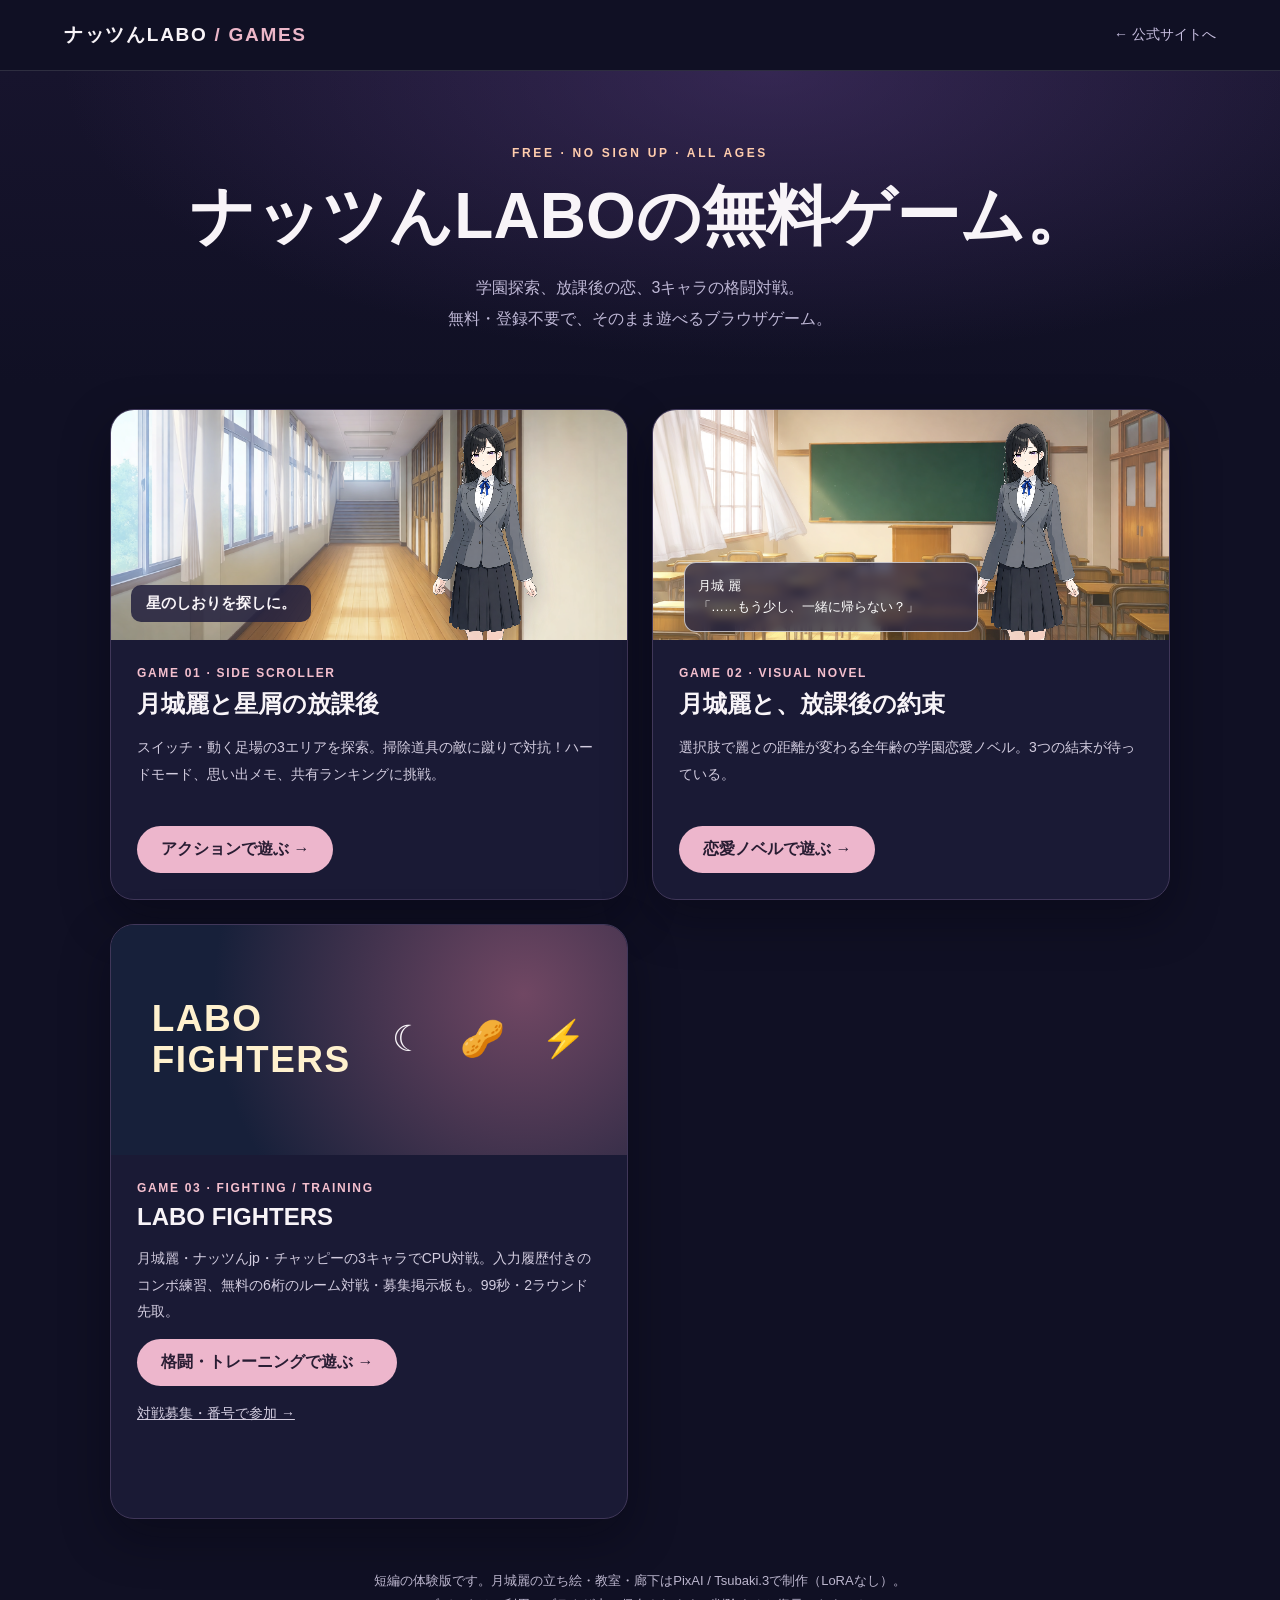
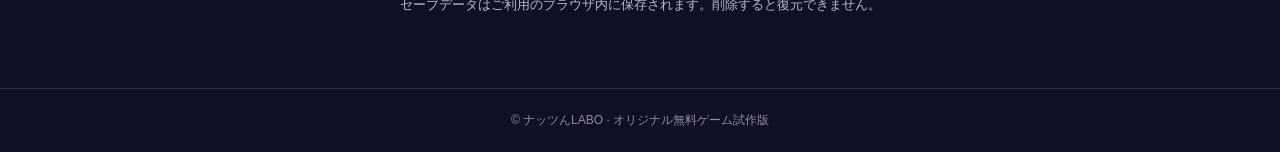
<file: games/index.html>
<!doctype html>
<html lang="ja">
<head>
<meta charset="utf-8"><meta name="viewport" content="width=device-width,initial-scale=1">
<meta name="theme-color" content="#15152d">
<meta name="description" content="ナッツんLABOの無料・登録不要ブラウザゲーム。月城麗が登場する学園アクションと全年齢恋愛ノベル。">
<title>無料ゲーム | ナッツんLABO</title>
<style>
:root{color-scheme:dark;--ink:#f8f4f8;--muted:#bfb8d6}*{box-sizing:border-box}body{margin:0;font-family:-apple-system,BlinkMacSystemFont,"Hiragino Kaku Gothic ProN","Yu Gothic",Meiryo,sans-serif;background:#101024;color:var(--ink)}a{color:inherit}header{border-bottom:1px solid #ffffff20;padding:22px max(5vw,18px);display:flex;justify-content:space-between;align-items:center;gap:12px}.brand{font-size:19px;font-weight:900;letter-spacing:.09em}.back{font-size:14px;color:#c8bfe0;text-decoration:none}.hero{padding:75px 18px 50px;text-align:center;background:radial-gradient(ellipse at 60% 0%,#573d7d77,transparent 65%),linear-gradient(180deg,#17142d,#101024)}.eyebrow{color:#ffccad;letter-spacing:.22em;font-weight:700;font-size:12px}.hero h1{font-size:clamp(31px,5.5vw,64px);line-height:1.3;margin:15px 0}.hero p{color:var(--muted);line-height:1.9;margin:0}.grid{max-width:1100px;margin:0 auto;padding:25px 20px 40px;display:grid;grid-template-columns:repeat(2,minmax(0,1fr));gap:24px}.game{background:#1a1a35;border:1px solid #403759;border-radius:24px;overflow:hidden;box-shadow:0 18px 48px #05040e66}.scene{height:230px;position:relative;overflow:hidden;isolation:isolate}.action{background:linear-gradient(180deg,#d1d8fa,#fadfdc 66%,#dec5cd 66%,#bdb6d1)}.scene .sun{position:absolute;width:130px;height:130px;right:16%;top:22px;border-radius:50%;background:#fff2cc99;box-shadow:0 0 40px #fff3da}.school{position:absolute;bottom:38px;left:9%;width:85%;height:121px;background:linear-gradient(#faf0ef,#d9cad8);border:6px solid #b8a9c8;border-bottom-width:12px;box-shadow:0 8px #817d9a}.windows{display:grid;grid-template-columns:repeat(7,1fr);gap:12px;padding:13px}.windows i{background:#80a7cb;height:23px;border:3px solid #eae7e8;box-shadow:inset 0 10px #b8d2e5}.ground{position:absolute;bottom:0;width:100%;height:43px;background:linear-gradient(#7f91a4 0 5px,#59657a 6px 100%)}.girl{position:absolute;left:32%;bottom:37px;width:55px;height:96px;z-index:2}.hair{position:absolute;left:9px;top:1px;width:38px;height:65px;background:#29213f;border-radius:23px 23px 13px 13px}.head{position:absolute;left:16px;top:12px;width:25px;height:28px;border-radius:40%;background:#f7c9b9}.body{position:absolute;left:9px;top:43px;width:38px;height:34px;border-radius:9px 9px 2px 2px;background:#f4f0f4;border-bottom:15px solid #4f4a76}.body:before{content:'';position:absolute;left:15px;top:3px;border-left:5px solid transparent;border-right:5px solid transparent;border-top:12px solid #b94e70}.legs{position:absolute;top:76px;left:13px;width:9px;height:20px;background:#302d49;box-shadow:19px 0 #302d49}.romance{background:linear-gradient(180deg,#fdc6ce,#fbe7cb 63%,#9d9dc1 64%)}.romance:before{content:'';position:absolute;top:70px;left:8%;right:8%;height:90px;background:repeating-linear-gradient(90deg,#f4eaf5 0 70px,#869bbb 71px 74px,#e4d7e3 75px 83px);border:8px solid #f7eaf0}.romance .girl{transform:scale(1.55);transform-origin:bottom;left:60%;bottom:3px}.romance .dialog{position:absolute;left:6%;bottom:8px;width:57%;padding:13px;border:1px solid #ffffffa8;background:#222244bb;border-radius:12px;color:#fff;font-size:13px;line-height:1.6;backdrop-filter:blur(4px)}.content{padding:26px}.label{color:#f4bfce;font-size:12px;font-weight:800;letter-spacing:.14em}.game h2{font-size:24px;margin:8px 0}.game p{line-height:1.9;color:#d2ccdf;font-size:14px;min-height:78px}.go{display:inline-flex;align-items:center;justify-content:center;background:#edb6cc;color:#291d33;text-decoration:none;padding:13px 24px;border-radius:99px;font-weight:900;min-height:45px}.go:hover{background:#ffd4e2}.note{max-width:1050px;margin:0 auto;padding:10px 22px 70px;text-align:center;font-size:13px;color:#bcb6ce;line-height:1.9}footer{text-align:center;padding:23px;border-top:1px solid #ffffff20;color:#8f88a5;font-size:12px}@media(max-width:680px){.grid{grid-template-columns:1fr}.scene{height:200px}.hero{padding-top:54px}}
.scene.action{background:url('assets/school-hallway.png') center/cover}.scene.romance{background:url('assets/school-classroom.png') center/cover}.scene.romance:before{display:none}.rei-card{position:absolute;height:140%;width:auto;right:9%;top:4%;filter:drop-shadow(0 8px 12px #29213c55)}.scene-caption{position:absolute;bottom:18px;left:20px;padding:9px 15px;border-radius:10px;background:#25223fdc;font-weight:bold;font-size:15px}.romance .dialog{z-index:2}.fight-scene{background:radial-gradient(circle at 80% 30%,#704763,#17203a 70%);display:flex;align-items:center;justify-content:space-around;gap:10px;padding:25px}.fight-scene strong{font-size:37px;line-height:1.1;color:#fff1ce;letter-spacing:.04em}.fight-scene>span{font-size:36px}
</style>
</head>
<body>
<header><div class="brand">ナッツんLABO <span style="color:#ecb7c9">/ GAMES</span></div><a class="back" href="../">← 公式サイトへ</a></header>
<main><section class="hero"><div class="eyebrow">FREE · NO SIGN UP · ALL AGES</div><h1>ナッツんLABOの無料ゲーム。</h1><p>学園探索、放課後の恋、3キャラの格闘対戦。<br>無料・登録不要で、そのまま遊べるブラウザゲーム。</p></section>
<section class="grid" aria-label="ゲーム一覧">
<article class="game"><div class="scene action" aria-hidden="true"><canvas class="rei-card" width="944" height="1584"></canvas><span class="scene-caption">星のしおりを探しに。</span></div><div class="content"><div class="label">GAME 01 · SIDE SCROLLER</div><h2>月城麗と星屑の放課後</h2><p>スイッチ・動く足場の3エリアを探索。掃除道具の敵に蹴りで対抗！ハードモード、思い出メモ、共有ランキングに挑戦。</p><a class="go" href="action/">アクションで遊ぶ →</a></div></article>
<article class="game"><div class="scene romance" aria-hidden="true"><canvas class="rei-card" width="944" height="1584"></canvas><div class="dialog">月城 麗<br>「……もう少し、一緒に帰らない？」</div></div><div class="content"><div class="label">GAME 02 · VISUAL NOVEL</div><h2>月城麗と、放課後の約束</h2><p>選択肢で麗との距離が変わる全年齢の学園恋愛ノベル。3つの結末が待っている。</p><a class="go" href="romance/">恋愛ノベルで遊ぶ →</a></div></article>
<article class="game"><div class="scene fight-scene" aria-hidden="true"><strong>LABO<br>FIGHTERS</strong><span>☾　🥜　⚡</span></div><div class="content"><div class="label">GAME 03 · FIGHTING / TRAINING</div><h2>LABO FIGHTERS</h2><p>月城麗・ナッツんjp・チャッピーの3キャラでCPU対戦。入力履歴付きのコンボ練習、無料の6桁のルーム対戦・募集掲示板も。99秒・2ラウンド先取。</p><a class="go" href="fight/">格闘・トレーニングで遊ぶ →</a><p><a href="fight/#lobby">対戦募集・番号で参加 →</a></p></div></article>
</section>
<div class="note">短編の体験版です。月城麗の立ち絵・教室・廊下はPixAI / Tsubaki.3で制作（LoRAなし）。<br>セーブデータはご利用のブラウザ内に保存されます。削除すると復元できません。</div></main>
<footer>© ナッツんLABO · オリジナル無料ゲーム試作版</footer>
<script src="assets/rei-assets.js"></script><script>ReiAssets.load('rei-uniform-smile.png',true).then(image=>{document.querySelectorAll('.rei-card').forEach(canvas=>canvas.getContext('2d').drawImage(image,0,0,canvas.width,canvas.height))}).catch(()=>{});</script></body></html>
</file>
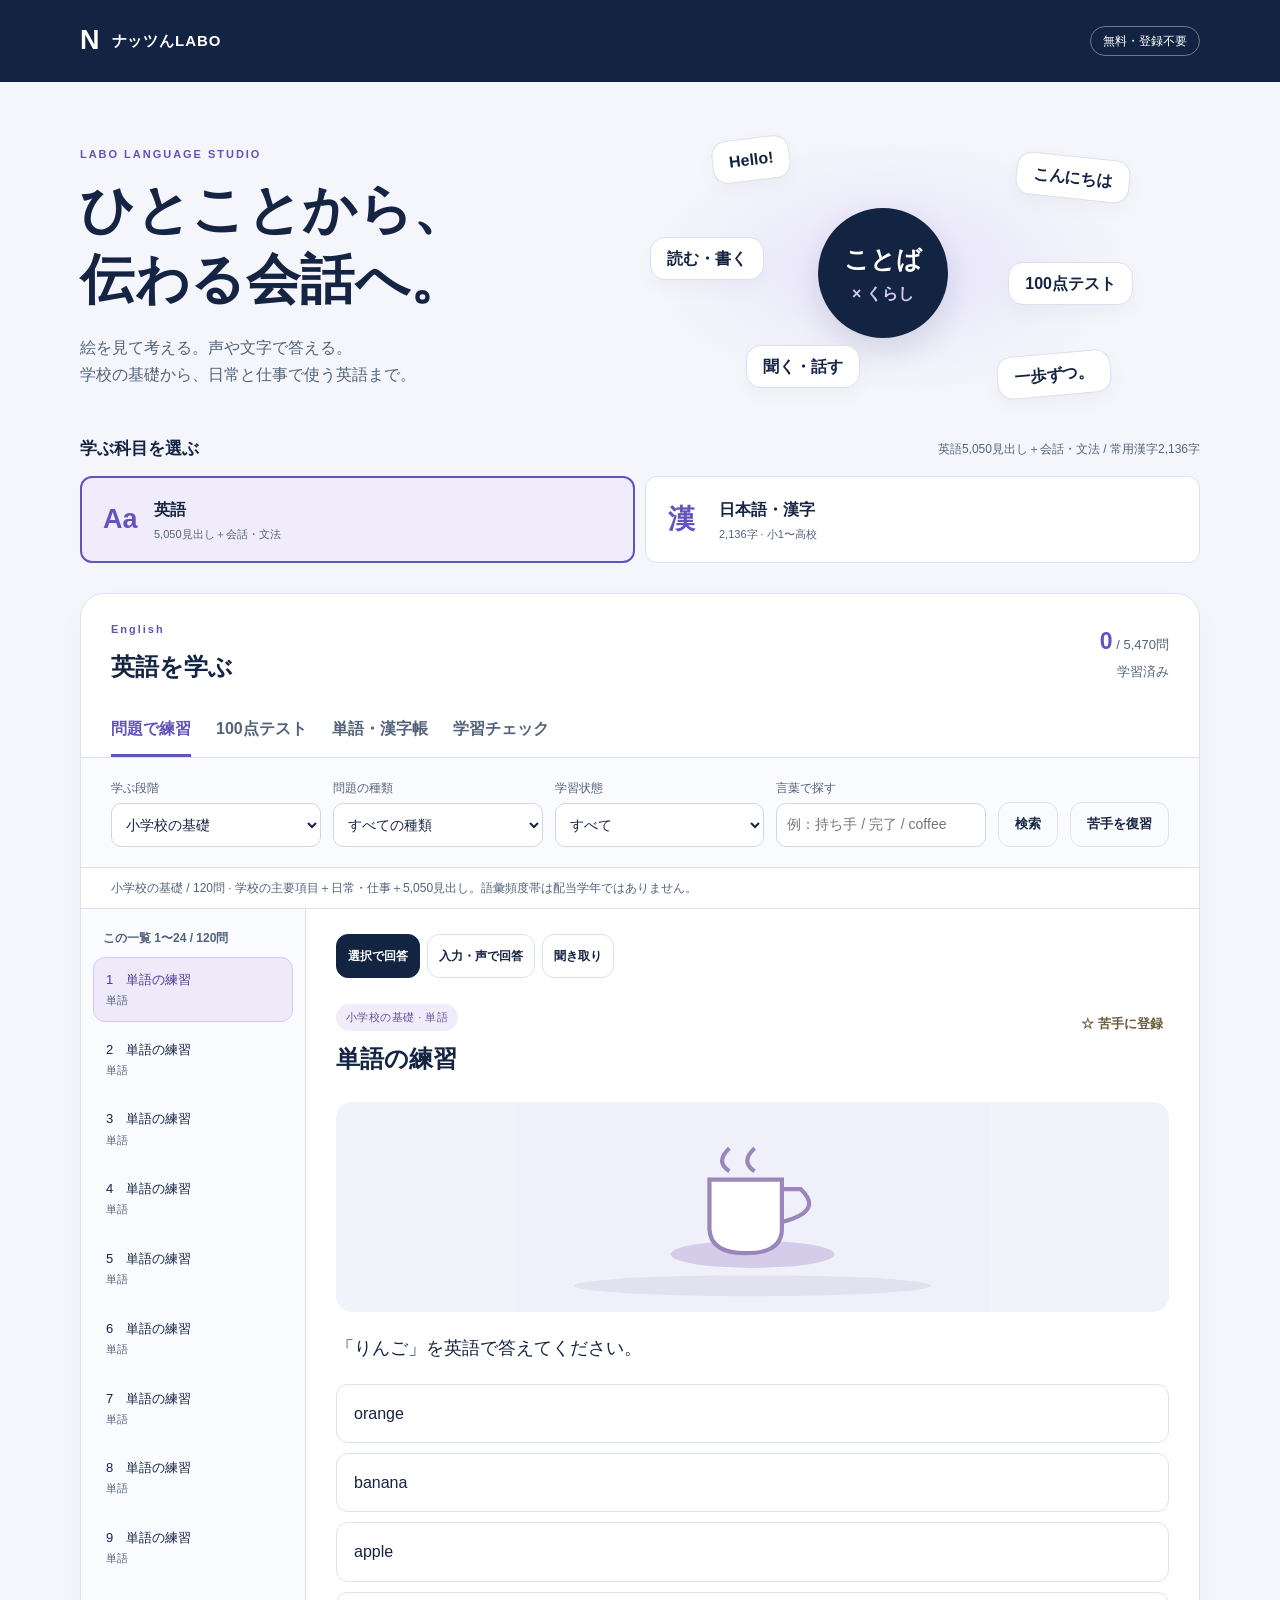
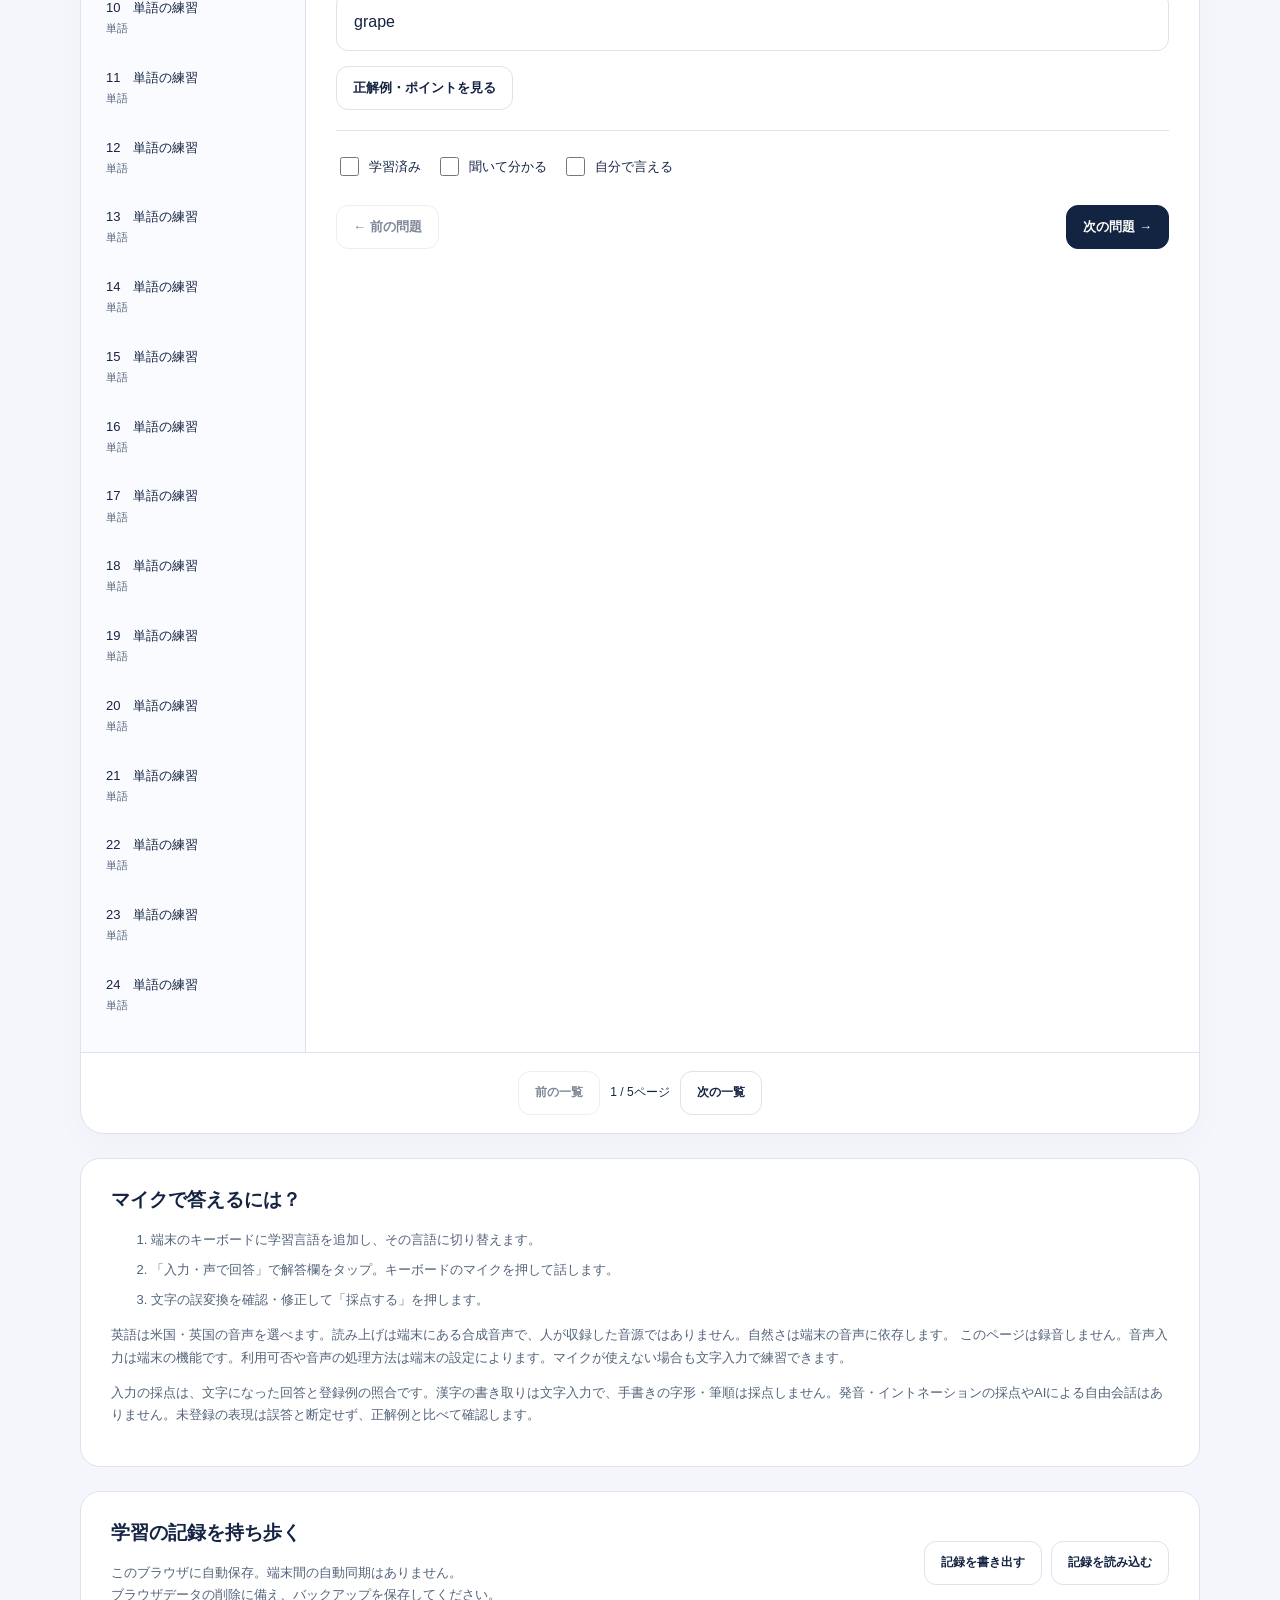
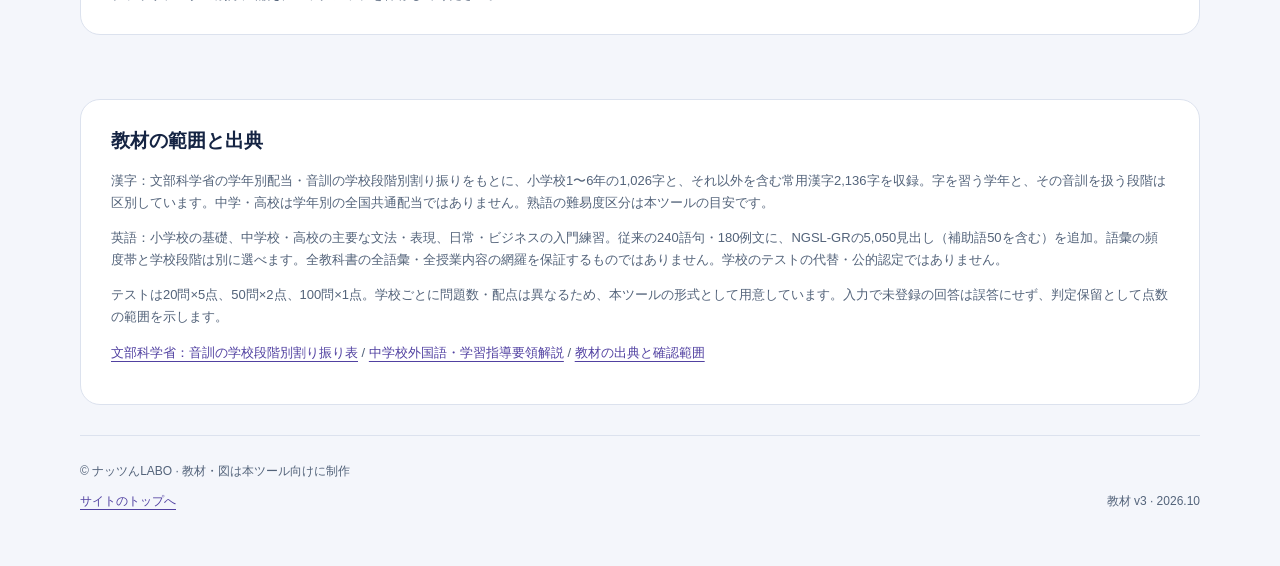
<file: learn/index.html>
<!doctype html>
<html lang="ja"><head><meta charset="utf-8"><meta name="viewport" content="width=device-width,initial-scale=1,viewport-fit=cover"><meta name="theme-color" content="#132442"><title>LABOことばトレーニング｜英語と漢字の無料学習｜ナッツんLABO</title><meta name="description" content="小学校から高校の英語・漢字を段階別に学習。常用漢字2136字、英語5,050見出し＋会話・文法、100点満点テスト。選択問題、端末の音声入力、聞き取り、単語帳と進捗保存。"><link rel="canonical" href="https://nattsun-jp.github.io/nattsun-labo/learn/"><link rel="stylesheet" href="learn.css?v=3"><script defer src="kanji-data.js?v=2"></script><script defer src="kanji-words.js?v=2"></script><script defer src="english-data.js?v=2"></script><script defer src="english-expanded.js?v=3"></script><script defer src="data.js?v=3"></script><script defer src="core.js?v=3"></script><script defer src="app.js?v=3"></script></head>
<body><a class="skip" href="#workspace">学習内容へ</a><header class="topbar"><a class="brand" href="../">N<span>ナッツんLABO</span></a><span class="free-tag">無料・登録不要</span></header><main><section class="intro"><div><p class="eyebrow">LABO LANGUAGE STUDIO</p><h1>ひとことから、<br>伝わる会話へ。</h1><p class="intro-copy">絵を見て考える。声や文字で答える。<br>学校の基礎から、日常と仕事で使う英語まで。</p></div><div class="intro-art" aria-hidden="true"><span class="bubble b1">Hello!</span><span class="bubble b2">こんにちは</span><span class="bubble b3">読む・書く</span><div class="orbit">ことば<br><span>× くらし</span></div><span class="bubble b4">100点テスト</span><span class="bubble b5">聞く・話す</span><span class="bubble b6">一歩ずつ。</span></div></section>
<section aria-labelledby="language-heading" class="language-section"><h2 id="language-heading">学ぶ科目を選ぶ <span>英語5,050見出し＋会話・文法 / 常用漢字2,136字</span></h2><div id="languages" class="languages"></div></section>
<section id="workspace" class="workspace" aria-labelledby="workspace-heading"><div class="workspace-head"><div><p class="eyebrow" id="current-native">English</p><h2 id="workspace-heading">英語を練習する</h2></div><div id="summary" class="summary"></div></div><nav class="view-nav" aria-label="学習メニュー"><button type="button" data-view="practice" aria-current="page">問題で練習</button><button type="button" data-view="test">100点テスト</button><button type="button" data-view="words">単語・漢字帳</button><button type="button" data-view="progress">学習チェック</button></nav><form id="filter-form" class="filters"><label>学ぶ段階<select id="level"></select></label><label>問題の種類<select id="category"></select></label><label>学習状態<select id="filter"><option value="all">すべて</option><option value="starred">苦手</option><option value="unlearned">学習済み以外</option></select></label><label>言葉で探す<input id="search" type="search" maxlength="60" placeholder="例：持ち手 / 完了 / coffee"></label><button type="submit" class="quiet">検索</button><button id="review" type="button" class="quiet">苦手を復習</button></form><p id="range-note" class="range-note"></p><div id="content"></div></section>
<section class="guide" aria-labelledby="guide-heading"><h2 id="guide-heading">マイクで答えるには？</h2><ol><li>端末のキーボードに学習言語を追加し、その言語に切り替えます。</li><li>「入力・声で回答」で解答欄をタップ。キーボードのマイクを押して話します。</li><li>文字の誤変換を確認・修正して「採点する」を押します。</li></ol><p>英語は米国・英国の音声を選べます。読み上げは端末にある合成音声で、人が収録した音源ではありません。自然さは端末の音声に依存します。
このページは録音しません。音声入力は端末の機能です。利用可否や音声の処理方法は端末の設定によります。マイクが使えない場合も文字入力で練習できます。</p><p>入力の採点は、文字になった回答と登録例の照合です。漢字の書き取りは文字入力で、手書きの字形・筆順は採点しません。発音・イントネーションの採点やAIによる自由会話はありません。未登録の表現は誤答と断定せず、正解例と比べて確認します。</p></section>
<section class="backup" aria-labelledby="backup-heading"><div><h2 id="backup-heading">学習の記録を持ち歩く</h2><p>このブラウザに自動保存。端末間の自動同期はありません。<br>ブラウザデータの削除に備え、バックアップを保存してください。</p></div><div class="backup-actions"><button id="export" type="button">記録を書き出す</button><label class="file-button">記録を読み込む<input id="import" type="file" accept="application/json,.json"></label></div></section><p id="notice" class="notice" role="status" aria-live="polite"></p><noscript><p>学習と採点にはJavaScriptを有効にしてください。</p></noscript><section class="guide" aria-labelledby="scope-heading"><h2 id="scope-heading">教材の範囲と出典</h2><p>漢字：文部科学省の学年別配当・音訓の学校段階別割り振りをもとに、小学校1〜6年の1,026字と、それ以外を含む常用漢字2,136字を収録。字を習う学年と、その音訓を扱う段階は区別しています。中学・高校は学年別の全国共通配当ではありません。熟語の難易度区分は本ツールの目安です。</p><p>英語：小学校の基礎、中学校・高校の主要な文法・表現、日常・ビジネスの入門練習。従来の240語句・180例文に、NGSL-GRの5,050見出し（補助語50を含む）を追加。語彙の頻度帯と学校段階は別に選べます。全教科書の全語彙・全授業内容の網羅を保証するものではありません。学校のテストの代替・公的認定ではありません。</p><p>テストは20問×5点、50問×2点、100問×1点。学校ごとに問題数・配点は異なるため、本ツールの形式として用意しています。入力で未登録の回答は誤答にせず、判定保留として点数の範囲を示します。</p><p><a href="https://www.mext.go.jp/a_menu/shotou/new-cs/1385768.htm">文部科学省：音訓の学校段階別割り振り表</a> / <a href="https://www.mext.go.jp/content/20210531-mxt_kyoiku01-100002608_010.pdf">中学校外国語・学習指導要領解説</a> / <a href="sources.html">教材の出典と確認範囲</a></p></section></main><footer>© ナッツんLABO · 教材・図は本ツール向けに制作<br><a href="../">サイトのトップへ</a><span>教材 v3 · 2026.10</span></footer></body></html>
</file>
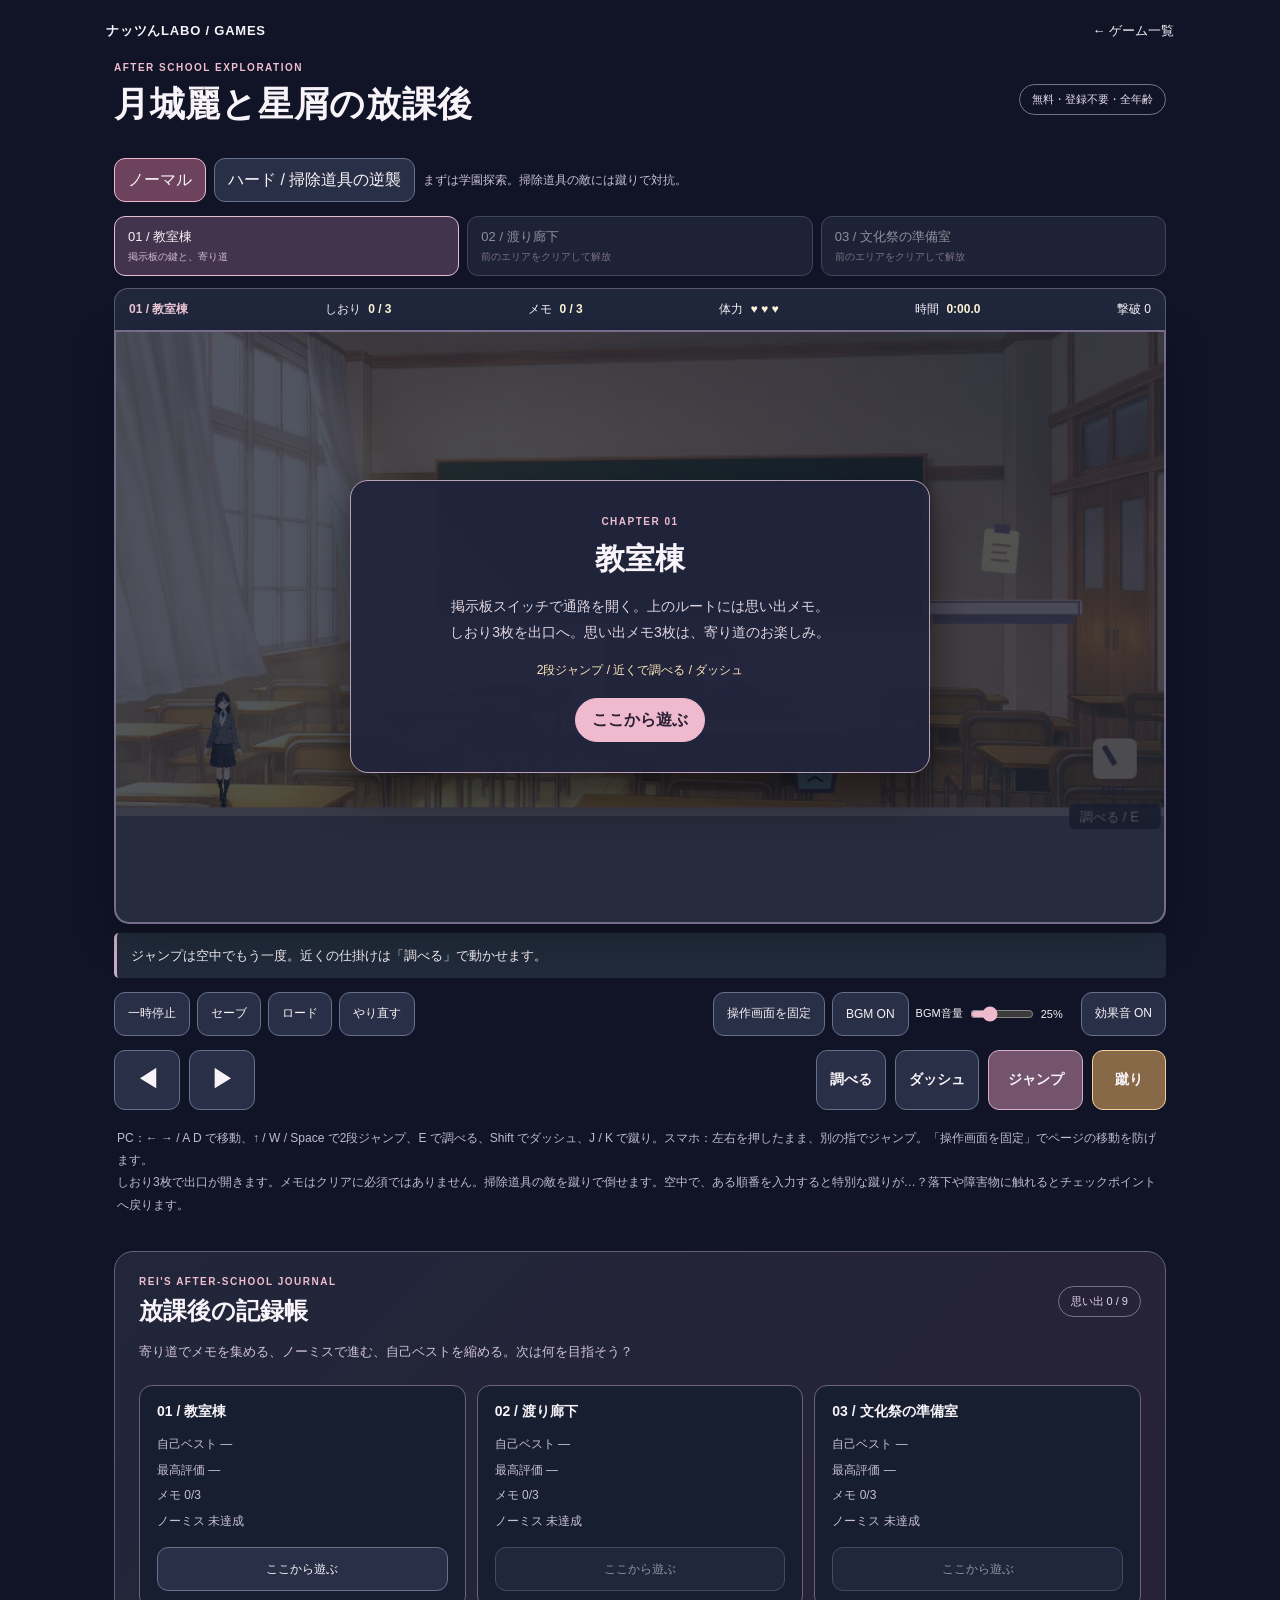
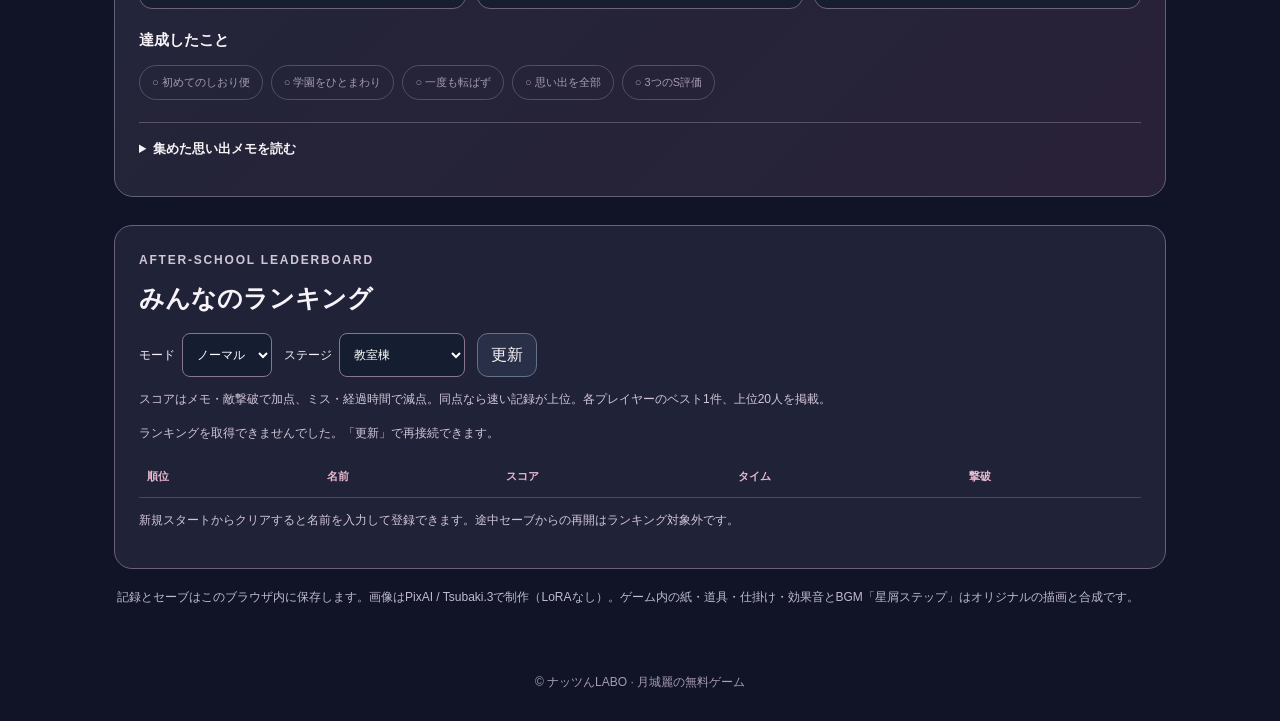
<file: games/action/index.html>
<!doctype html>
<html lang="ja"><head><meta charset="utf-8"><meta name="viewport" content="width=device-width,initial-scale=1,viewport-fit=cover"><meta name="theme-color" content="#14172d"><meta name="description" content="月城麗と星屑の放課後。無料・登録不要の学園探索アクション。3ステージ、仕掛け、思い出メモ、タイム記録。"><title>月城麗と星屑の放課後 | ナッツんLABO</title><link rel="stylesheet" href="action.css?v=combat-20261013-1"></head>
<body><header class="nav"><a href="../" class="brand">ナッツんLABO / GAMES</a><a href="../">← ゲーム一覧</a></header>
<main class="wrap"><div class="heading"><div><p class="eyebrow">AFTER SCHOOL EXPLORATION</p><h1>月城麗と星屑の放課後</h1></div><span class="badge">無料・登録不要・全年齢</span></div>
<div class="mode-select" aria-label="難易度"><button id="normalMode" aria-pressed="true">ノーマル</button><button id="hardMode" aria-pressed="false">ハード / 掃除道具の逆襲</button><span id="modeHelp">まずは学園探索。掃除道具の敵には蹴りで対抗。</span></div>
<div class="stage-tabs" id="stageTabs" aria-label="ステージを選ぶ"></div>
<section class="play-area" id="playArea" aria-label="ゲームと操作パネル">
<div class="hud" aria-live="off"><span id="stageName">01 / 教室棟</span><span>しおり <b id="bookCount">0 / 3</b></span><span>メモ <b id="noteCount">0 / 3</b></span><span>体力 <b id="health">♥ ♥ ♥</b></span><span>時間 <b id="clock">0:00.0</b></span><span id="combatStatus">撃破 0</span></div>
<div class="stage"><canvas id="game" width="960" height="540" tabindex="0" aria-label="月城麗の学園探索アクション。仕掛けを動かし、3枚のしおりを集めて出口へ"></canvas><div class="overlay" id="overlay"><section class="panel"><span id="panelTag" class="eyebrow">THREE AFTER-SCHOOL CHAPTERS</span><h2 id="panelTitle">しおりに残る、放課後。</h2><p id="panelText">3つの校内エリアを探索。仕掛けを動かして星柄のしおりを集め、出口へ届けよう。寄り道の先には、麗の「思い出メモ」が待っています。</p><div id="panelDetails" class="panel-details"></div><form id="rankForm" class="rank-form" hidden><label for="rankName">ランキング用ニックネーム</label><div><input id="rankName" maxlength="24" placeholder="1〜12文字" autocomplete="nickname"><button id="rankSubmit" type="submit">記録を登録</button></div><p id="rankMessage" role="status">名前とクリア記録を全員に公開します。本名・連絡先は入力しないでください。</p></form><div class="panel-actions"><button id="mainAction" class="primary" disabled>素材を読み込み中…</button><button id="otherAction" class="secondary" hidden>もう一度</button></div></section></div></div>
<p class="hint" id="hint" role="status">ジャンプは空中でもう一度。近くの仕掛けは「調べる」で動かせます。</p>
<div class="toolbar"><div><button id="pause">一時停止</button><button id="save">セーブ</button><button id="load">ロード</button><button id="restart">やり直す</button></div><div class="view-tools"><button id="playView" aria-pressed="false">操作画面を固定</button><button id="bgmToggle" aria-pressed="true">BGM ON</button><label class="bgm-volume">BGM音量 <input id="bgmVolume" aria-label="BGM音量" type="range" min="0" max="100" value="25"><output id="bgmLevel">25%</output></label><button id="sound" aria-pressed="true">効果音 ON</button></div></div>
<div class="controls" aria-label="スマートフォン用操作"><div class="movement"><button id="left" aria-label="左に移動">◀</button><button id="right" aria-label="右に移動">▶</button></div><div class="abilities"><button id="interact">調べる</button><button id="dash">ダッシュ</button><button id="jump" class="jump">ジャンプ</button><button id="kick" class="kick">蹴り</button></div></div>
</section>
<p class="help">PC：← → / A D で移動、↑ / W / Space で2段ジャンプ、E で調べる、Shift でダッシュ、J / K で蹴り。スマホ：左右を押したまま、別の指でジャンプ。「操作画面を固定」でページの移動を防げます。<br>しおり3枚で出口が開きます。メモはクリアに必須ではありません。掃除道具の敵を蹴りで倒せます。空中で、ある順番を入力すると特別な蹴りが…？落下や障害物に触れるとチェックポイントへ戻ります。</p>
<section class="journal"><div class="journal-heading"><div><p class="eyebrow">REI'S AFTER-SCHOOL JOURNAL</p><h2>放課後の記録帳</h2></div><span id="collectionCount" class="badge">思い出 0 / 9</span></div><p class="journal-intro">寄り道でメモを集める、ノーミスで進む、自己ベストを縮める。次は何を目指そう？</p><div id="records" class="records"></div><h3>達成したこと</h3><div id="achievements" class="achievements"></div><details><summary>集めた思い出メモを読む</summary><div id="memoryList" class="memory-list"></div></details><div id="epilogue" class="epilogue" hidden></div></section>
<section class="leaderboard"><p class="eyebrow">AFTER-SCHOOL LEADERBOARD</p><h2>みんなのランキング</h2><div class="ranking-filters"><label>モード <select id="rankDifficulty"><option value="normal">ノーマル</option><option value="hard">ハード</option></select></label><label>ステージ <select id="rankStage"><option value="0">教室棟</option><option value="1">渡り廊下</option><option value="2">文化祭の準備室</option></select></label><button id="rankRefresh">更新</button></div><p>スコアはメモ・敵撃破で加点、ミス・経過時間で減点。同点なら速い記録が上位。各プレイヤーのベスト1件、上位20人を掲載。</p><p id="rankStatus" role="status">ランキングを読み込み中…</p><div class="ranking-scroll"><table><thead><tr><th>順位</th><th>名前</th><th>スコア</th><th>タイム</th><th>撃破</th></tr></thead><tbody id="rankRows"></tbody></table></div><p>新規スタートからクリアすると名前を入力して登録できます。途中セーブからの再開はランキング対象外です。</p></section>
<p class="credits">記録とセーブはこのブラウザ内に保存します。画像はPixAI / Tsubaki.3で制作（LoRAなし）。ゲーム内の紙・道具・仕掛け・効果音とBGM「星屑ステップ」はオリジナルの描画と合成です。</p></main><footer>© ナッツんLABO · 月城麗の無料ゲーム</footer>
<script src="../assets/rei-assets.js?v=cutout-20261013-3"></script><script src="../assets/rei-music.js?v=combat-20261013-1"></script><script src="combat.js?v=combat-20261013-1"></script><script src="ranking.js?v=combat-20261013-1"></script><script src="action.js?v=combat-20261013-1"></script></body></html>
</file>
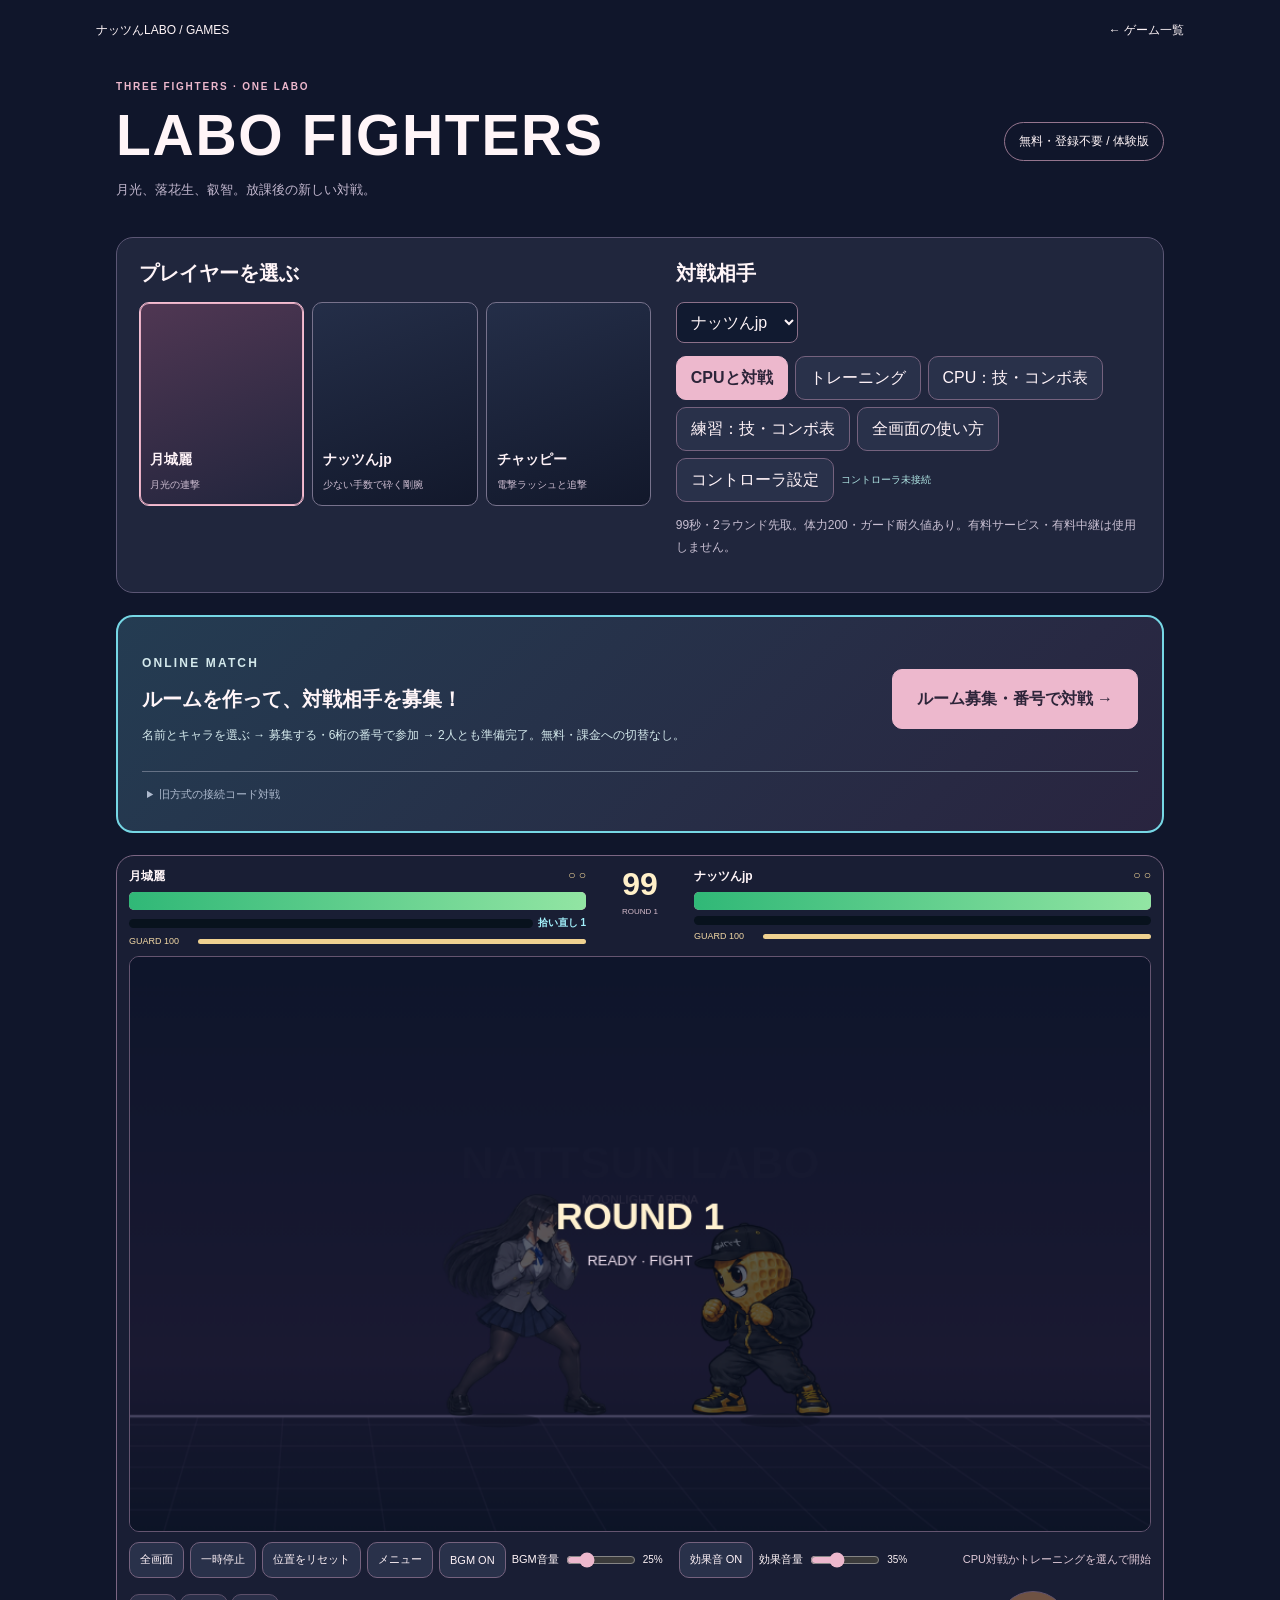
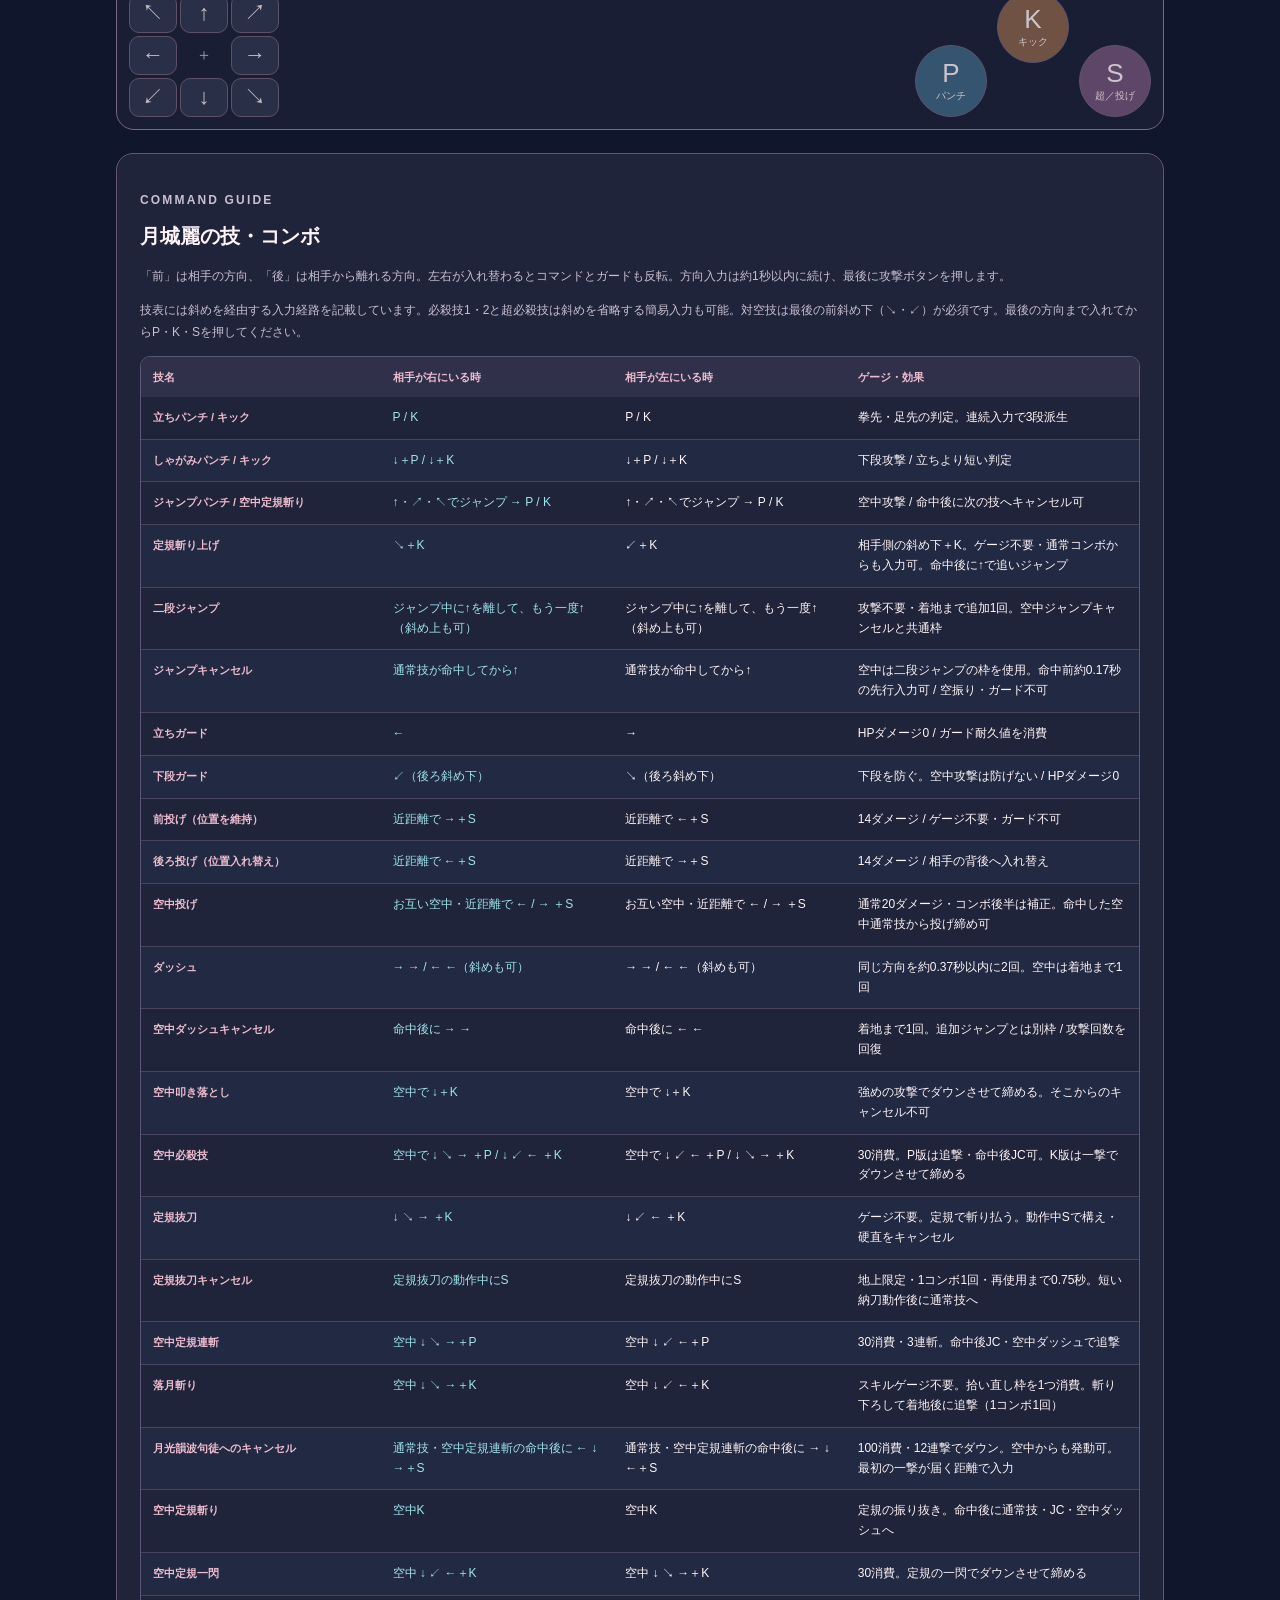
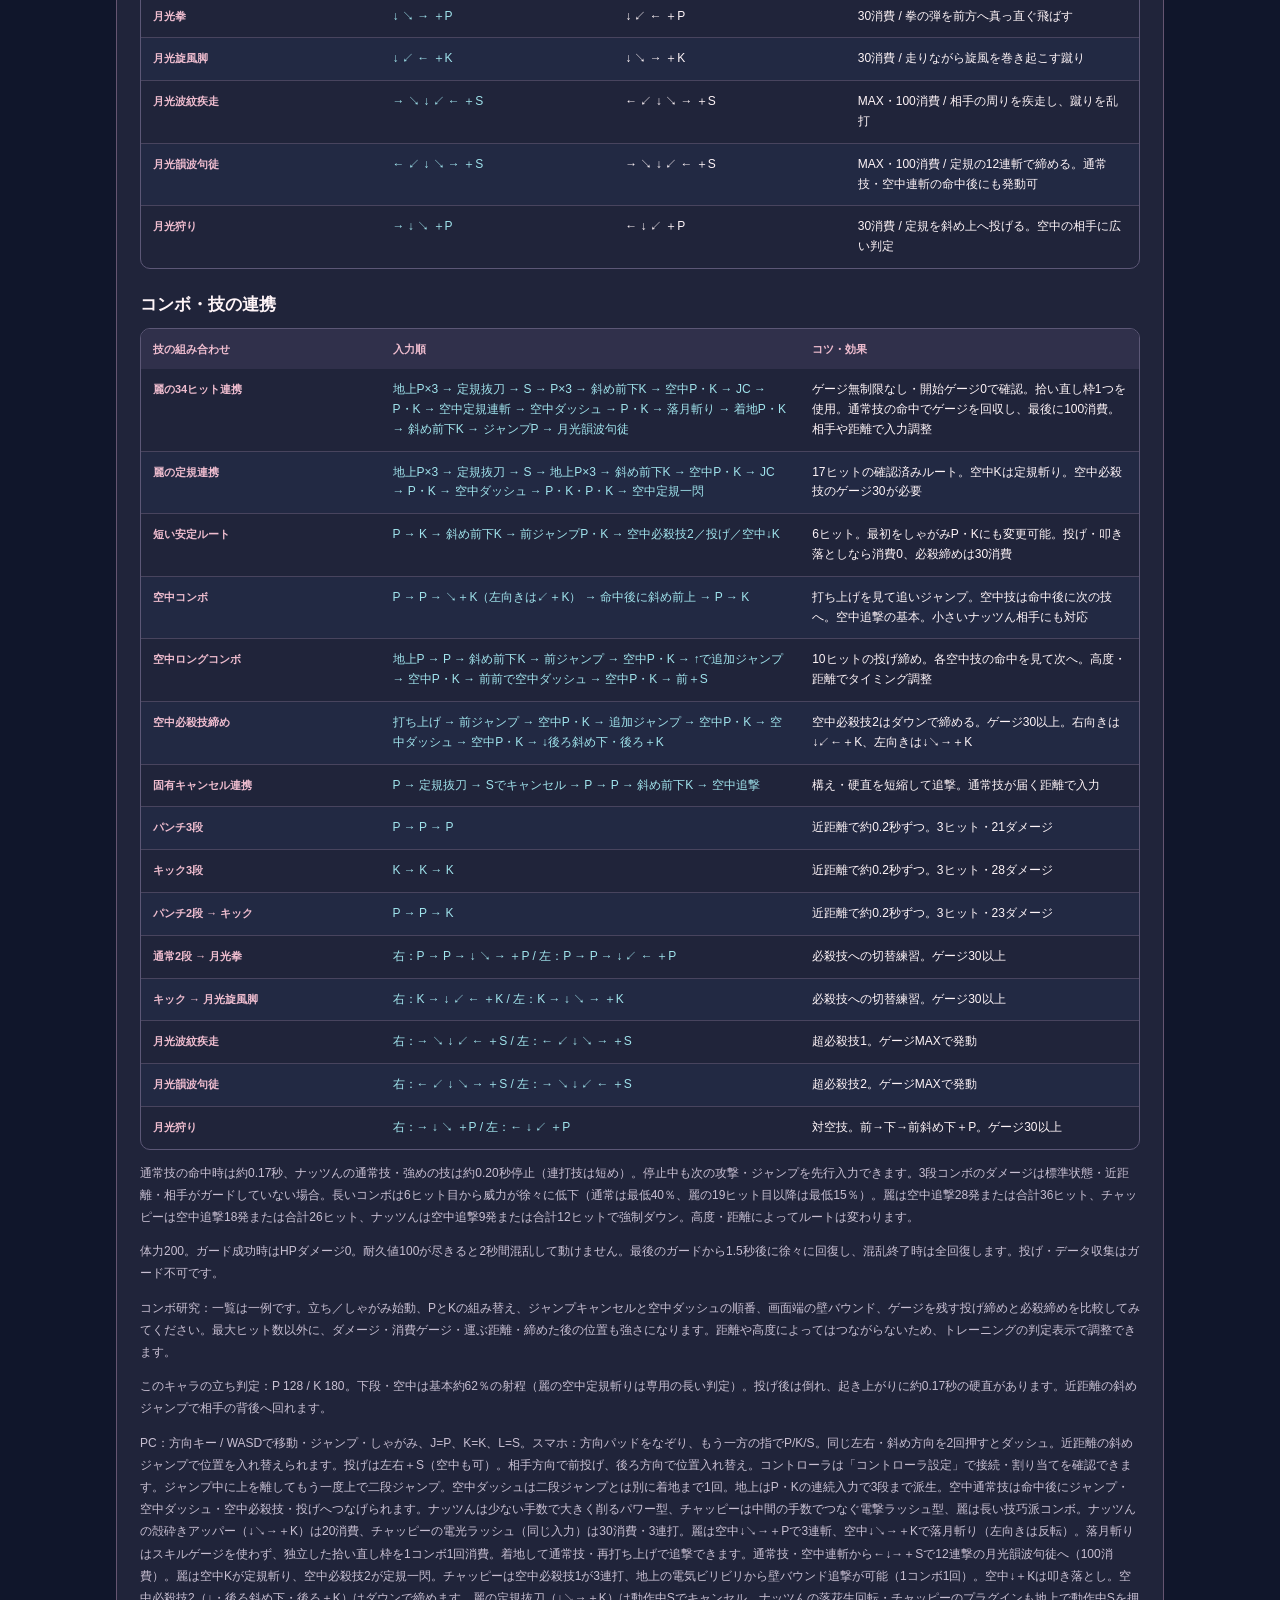
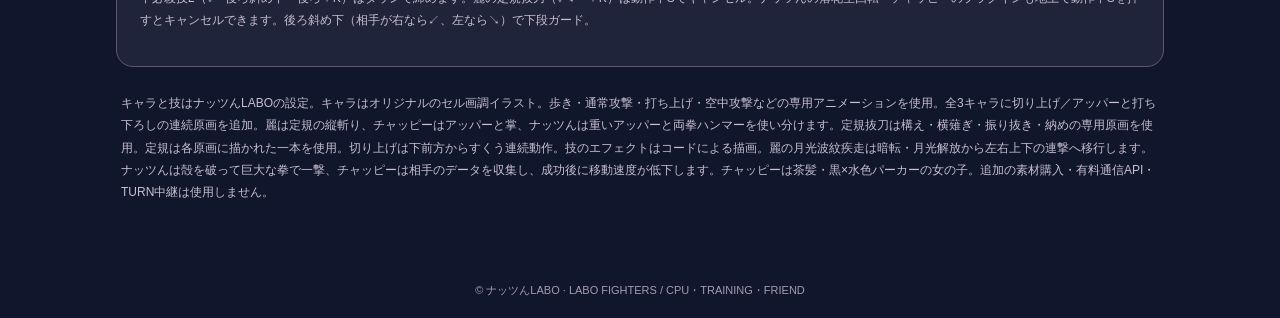
<file: games/fight/index.html>
<!doctype html><html lang="ja"><head><meta charset="utf-8"><meta name="viewport" content="width=device-width,initial-scale=1,viewport-fit=cover"><meta name="apple-mobile-web-app-capable" content="yes"><meta name="apple-mobile-web-app-status-bar-style" content="black-translucent"><meta name="apple-mobile-web-app-title" content="LABO FIGHTERS"><link rel="manifest" href="manifest.webmanifest"><link rel="apple-touch-icon" href="../../logo.jpeg"><meta name="theme-color" content="#11182e"><meta name="description" content="ナッツんLABOの無料格闘ゲーム体験版。月城麗・ナッツんjp・チャッピーの3キャラ、CPU対戦、コンボ練習、有料中継を使わないフレンド直接対戦。"><title>LABO FIGHTERS｜ナッツんLABO</title><link rel="stylesheet" href="fight.css?v=12"></head><body>
<header class="nav"><a href="../">ナッツんLABO / GAMES</a><a href="../">← ゲーム一覧</a></header><main class="wrap"><div class="heading"><div><p class="eyebrow">THREE FIGHTERS · ONE LABO</p><h1>LABO FIGHTERS</h1><p>月光、落花生、叡智。放課後の新しい対戦。</p></div><span class="badge">無料・登録不要 / 体験版</span></div>
<section class="setup"><div><h2>プレイヤーを選ぶ</h2><div id="characters" class="characters"></div></div><div><h2>対戦相手</h2><select id="opponent" aria-label="CPU・練習相手"><option value="1">ナッツんjp</option><option value="0">月城麗</option><option value="2">チャッピー</option></select><div class="mode-buttons"><button id="cpuStart" class="primary">CPUと対戦</button><button id="trainingStart">トレーニング</button><button id="cpuGuide">CPU：技・コンボ表</button><button id="trainingGuide">練習：技・コンボ表</button><button id="fullscreenHelp">全画面の使い方</button><button id="controllerOpen">コントローラ設定</button><span id="controllerBadge" class="controller-badge">コントローラ未接続</span></div><p>99秒・2ラウンド先取。体力200・ガード耐久値あり。有料サービス・有料中継は使用しません。</p></div></section>
<section class="online-entry"><div><p class="eyebrow">ONLINE MATCH</p><h2>ルームを作って、対戦相手を募集！</h2><p>名前とキャラを選ぶ → 募集する・6桁の番号で参加 → 2人とも準備完了。無料・課金への切替なし。</p></div><button id="roomOpen" class="primary">ルーム募集・番号で対戦 →</button><details><summary>旧方式の接続コード対戦</summary><p>招待・参加コードを交換する直接接続方式です。</p><button id="friendOpen">接続コード対戦を開く</button></details></section>
<section class="friend-panel lobby" id="roomPanel" hidden><p class="eyebrow">MATCH LOBBY · 無料の体験版</p><h2>対戦ルーム・募集掲示板</h2><p>名前とキャラを選び、ルームを作成するか6桁の番号で参加。2人が準備完了で対戦開始。接続準備は5秒間隔で確認し、試合中はWebRTCで端末同士が直接通信します。有料中継は使わないため、回線によっては接続できません。</p><div class="room-fields"><label>ニックネーム<input id="roomName" maxlength="12" placeholder="12文字以内" autocomplete="off"></label><label>募集のひとこと<input id="roomComment" maxlength="60" placeholder="初心者歓迎！など（60文字以内）" autocomplete="off"></label></div><label class="room-public"><input id="roomPublic" type="checkbox" checked>募集掲示板に掲載する（名前・ひとこと・ルーム番号を公開）</label><div class="friend-actions"><button id="roomCreate" class="primary">ルームを作成</button><label>ルーム番号<input id="roomCode" inputmode="numeric" pattern="[0-9]{6}" maxlength="6" placeholder="6桁の番号" autocomplete="off"></label><button id="roomJoin">番号で参加</button></div><div id="roomMembership" hidden><strong id="roomNumber"></strong><p id="roomPlayers"></p><div class="friend-actions"><button id="roomReady" class="primary">準備完了</button><button id="roomCopy">番号をコピー</button><button id="roomLeave">退出・募集終了</button></div></div><p id="roomStatus" role="status">ルームを作るか、募集中のルームに参加してください。</p><div class="board-heading"><h3>対戦相手を募集中</h3><button id="boardRefresh">募集を更新</button></div><p id="boardStatus" role="status">「募集を更新」で最新の一覧を表示します。</p><div id="roomBoard" class="room-board"></div><p class="room-limit">課金への切替なし。募集・接続準備の通信は全員合計で1日20,000回までに制限しています。これはサービスの無料枠を示す数字ではありません。Sites側の上限で先に停止する場合もあります。ゲーム側の制限は日本時間の翌朝9時にリセット。試合中の操作・状態はSitesに送信しません。CPU・練習は利用できます。未参加の募集は10分、ルーム番号は対戦準備完了から30分で終了します。</p></section><section class="friend-panel" id="friendPanel" hidden><h2>接続コード対戦 / 旧方式の試験版</h2><p>①招待コードを相手へ渡す → ②相手が参加コードを返す → ③主催者が参加コードを受け取る。両方とも先に使用キャラを選んでください。コードはこの対戦の相手だけに渡してください。</p><div class="friend-actions"><button id="host">招待コードを作る</button><button id="join">招待コードから参加</button><button id="answer">参加コードを受け取る</button><button id="copyCode">自分のコードをコピー</button><button id="closeFriend">閉じる</button></div><label>相手から受け取ったコード<textarea id="remoteCode" rows="3" placeholder="ここに貼り付け"></textarea></label><label>自分の接続コード<textarea id="localCode" rows="3" readonly></textarea></label><p id="networkStatus" role="status">接続待ち。直接接続できない回線では利用できません。課金への切替はありません。</p></section>
<section class="play-shell" id="playShell" aria-label="格闘ゲームと操作"><div class="hud"><div class="fighter-hud"><div class="name-row"><strong id="name0">月城麗</strong><span class="health-number" id="health0" hidden>200 / 200</span><span id="wins0">○ ○</span></div><div class="hp"><i id="pink0" class="pink"></i><i id="hp0" class="green"></i></div><div class="meter-row"><div class="meter"><i id="meter0"></i></div><b id="max0" hidden>MAX</b><b id="rebound0" hidden>拾い直し 1</b></div><div class="guard-row" id="guardRow0"><span id="guardLabel0">GUARD 100</span><div class="guard-meter"><i id="guard0"></i></div></div></div><div class="center-hud"><b id="timer">99</b><span id="round">ROUND 1</span></div><div class="fighter-hud right-hud"><div class="name-row"><strong id="name1">ナッツんjp</strong><span class="health-number" id="health1" hidden>200 / 200</span><span id="wins1">○ ○</span></div><div class="hp"><i id="pink1" class="pink"></i><i id="hp1" class="green"></i></div><div class="meter-row"><div class="meter"><i id="meter1"></i></div><b id="max1" hidden>MAX</b><b id="rebound1" hidden>拾い直し 1</b></div><div class="guard-row" id="guardRow1"><span id="guardLabel1">GUARD 100</span><div class="guard-meter"><i id="guard1"></i></div></div></div></div>
<dialog id="controllerMenu" class="controller-menu" aria-labelledby="controllerTitle"><h2 id="controllerTitle">コントローラ設定</h2><p>端末にUSB／Bluetoothで接続し、コントローラのボタンを一度押してください。標準パッドは十字キー／左スティックで移動、下のボタン＝P、右＝K、左＝S、START＝一時停止です。</p><p>アーケードスティックなど配置が違う場合は、入力表示を見ながら割り当ててください。キーボードとして認識する機器は方向キーとJ／K／Lを設定して使えます。</p><label>使用する機器<select id="controllerDevice" aria-label="使用するコントローラ"><option value="">コントローラ未検出</option></select></label><p id="controllerStatus" role="status"></p><p id="controllerLive" class="controller-live">入力：―</p><div class="controller-fields"><label>P・パンチ<select id="padP" aria-label="P・パンチの割り当て"></select></label><label>K・キック<select id="padK" aria-label="K・キックの割り当て"></select></label><label>S・超必殺／投げ<select id="padS" aria-label="S・超必殺／投げの割り当て"></select></label><label>一時停止・再開<select id="padmenu" aria-label="一時停止・再開の割り当て"></select></label><label>左<select id="padleft" aria-label="左の割り当て"></select></label><label>右<select id="padright" aria-label="右の割り当て"></select></label><label>上<select id="padup" aria-label="上の割り当て"></select></label><label>下<select id="paddown" aria-label="下の割り当て"></select></label><label>横移動の軸<select id="padaxisX" aria-label="横移動の軸の割り当て"></select></label><label>縦移動の軸<select id="padaxisY" aria-label="縦移動の軸の割り当て"></select></label></div><p>使わない方向ボタンや軸は「使わない」を選択できます。機種・OS・ブラウザが認識する機器に対応します。</p><div class="controller-actions"><button id="controllerSave">割り当てを保存</button><button id="controllerDefaults">標準に戻す</button><button id="controllerClose" class="primary">ゲームに戻る</button></div></dialog><dialog id="fullscreenGuide" class="fullscreen-guide" aria-labelledby="fullscreenGuideTitle"><h2 id="fullscreenGuideTitle">URLバーなしで遊ぶ</h2><p>iPhoneのSafariでは、ゲームからURLバーを消す全画面表示は使えません。次の手順でホーム画面から起動してください。</p><ol><li>Safariの共有ボタンを押す</li><li>「ホーム画面に追加」を選ぶ（「Webアプリとして開く」があればON）</li><li>追加した「LABO FIGHTERS」を開き、端末を横向きにして遊ぶ</li></ol><p>PC・対応するスマホは「全画面」でURLバーのない表示になります。端末によって時計やホームインジケータなどは残ります。</p><button id="fullscreenGuideClose" class="primary">閉じる・ゲームに戻る</button></dialog><dialog id="commandMenu" class="command-menu" aria-labelledby="commandMenuTitle"><div class="command-menu-top"><div><p class="eyebrow">MOVE LIST / COMBOS</p><h2 id="commandMenuTitle">技・コンボ表</h2></div><button id="commandMenuClose" aria-label="技・コンボ表を閉じる">✕</button></div><p id="commandMenuHint"></p><p class="button-legend"><b>P</b> パンチ（PC：J）　<b>K</b> キック（PC：K）　<b>S</b> 超必殺・投げ・固有キャンセル（PC：L）</p><div id="menuCommands"></div><section class="menu-settings"><h3>音量・ゲーム設定</h3><div id="menuAudioSlot"></div><button id="menuFullscreenHelp">全画面の使い方</button><button id="menuControllerOpen">コントローラ設定</button><button id="commandMenuReset">ゲームをリセット</button></section><div class="command-menu-actions"><button id="commandMenuStart" class="primary">CPU対戦を始める</button><button id="commandMenuResume">閉じる</button></div></dialog><div class="arena"><canvas id="arena" width="960" height="540" tabindex="0" aria-label="3キャラの2D格闘ゲーム"></canvas><div id="trainingHud" class="training-hud" hidden><b id="combo">0 HIT · 0 DAMAGE</b><span id="drillStatus">自由に技を練習</span><small id="rangeInfo"></small><div id="history" aria-label="入力履歴"></div></div></div><div class="play-tools"><button id="expand" aria-pressed="false">全画面</button><button id="pause">一時停止</button><button id="reset">位置をリセット</button><button id="menu">メニュー</button><div id="audioControls" class="audio-controls"><button id="music" aria-pressed="true">BGM ON</button><label>BGM音量 <input id="volume" type="range" min="0" max="100" value="25" aria-label="BGM音量"><output id="level">25%</output></label><button id="effects" aria-pressed="true">効果音 ON</button><label>効果音量 <input id="fxVolume" type="range" min="0" max="100" value="35" aria-label="効果音量"><output id="fxLevel">35%</output></label></div><span id="playStatus" role="status">CPU対戦かトレーニングを選んで開始</span></div>
<div class="touch-controls" aria-label="スマホ用操作"><div class="dpad" id="dpad" aria-label="方向パッド"><button data-direction="-1,-1" aria-label="左上">↖</button><button data-direction="0,-1" aria-label="上・ジャンプ">↑</button><button data-direction="1,-1" aria-label="右上">↗</button><button data-direction="-1,0" aria-label="左">←</button><span class="neutral">＋</span><button data-direction="1,0" aria-label="右">→</button><button data-direction="-1,1" aria-label="左下">↙</button><button data-direction="0,1" aria-label="下・しゃがみ">↓</button><button data-direction="1,1" aria-label="右下">↘</button></div><div class="attack-buttons"><button data-attack="P" class="p" aria-label="P・パンチ">P<small>パンチ</small></button><button data-attack="K" class="k" aria-label="K・キック">K<small>キック</small></button><button data-attack="S" class="s" aria-label="S・超必殺・投げ・固有キャンセル">S<small>超／投げ</small></button></div></div></section>
<section id="trainingSettings" class="training-settings" hidden><h2>トレーニング設定</h2><div class="training-options"><label>相手の動き <select id="dummy"><option value="stand">立ち</option><option value="guard">ガード</option><option value="jump">ジャンプ</option><option value="cpu">CPU</option></select></label><label><input id="infinite" type="checkbox" checked> ゲージ無制限</label><label>練習課題 <select id="drill"><option value="free">自由練習</option><option value="reiLong">麗の34ヒット連携</option><option value="airCombo">空中コンボ</option><option value="airDash">空中ダッシュキャンセル</option><option value="airThrow">空中コンボから投げ締め</option><option value="cancel">固有キャンセル（動作中S）</option><option value="combo">3ヒットコンボ</option><option value="throw">左右＋Sで投げ</option><option value="special1">必殺技1</option><option value="special2">必殺技2</option><option value="antiAir">対空技（前→下→前斜め下＋P）</option><option value="super1">超必殺技1</option><option value="super2">超必殺技2</option><option value="guard">後ろ入力でガード</option></select></label><label><input id="hitboxes" type="checkbox"> 当たり判定を表示</label><button id="sideSwitch">左右を入れ替える</button><button id="near">近距離に戻す</button><button id="pRange">P先端で練習</button><button id="kRange">K先端で練習</button><label><input id="reachMarks" type="checkbox" checked> 間合いの目安を表示</label></div><p>P・K先端は立ち相手への単発の目安。押し返された後は踏み込みが必要な場合があります。下の線は足元中心間の距離の目安です。受け判定は頭・胴体・脚の緑枠で、姿勢や向きに追従します。判定表示：緑＝受け判定、ピンク＝通常・必殺技、オレンジ＝飛び道具、黄＝投げ間合い、紫＝超必殺技の間合い。HPは自動回復、時間制限なし。必殺技・超必殺技の入力順は下の技表で確認できます。</p></section>
<section class="guide"><p class="eyebrow">COMMAND GUIDE</p><h2 id="guideTitle">月城麗の技</h2><p>「前」は相手の方向、「後」は相手から離れる方向。左右が入れ替わるとコマンドとガードも反転。方向入力は約1秒以内に続け、最後に攻撃ボタンを押します。</p><p>技表には斜めを経由する入力経路を記載しています。必殺技1・2と超必殺技は斜めを省略する簡易入力も可能。対空技は最後の前斜め下（↘・↙）が必須です。最後の方向まで入れてからP・K・Sを押してください。</p><div id="moves"></div><p>PC：方向キー / WASDで移動・ジャンプ・しゃがみ、J=P、K=K、L=S。スマホ：方向パッドをなぞり、もう一方の指でP/K/S。同じ左右・斜め方向を2回押すとダッシュ。近距離の斜めジャンプで位置を入れ替えられます。投げは左右＋S（空中も可）。相手方向で前投げ、後ろ方向で位置入れ替え。コントローラは「コントローラ設定」で接続・割り当てを確認できます。ジャンプ中に上を離してもう一度上で二段ジャンプ。空中ダッシュは二段ジャンプとは別に着地まで1回。地上はP・Kの連続入力で3段まで派生。空中通常技は命中後にジャンプ・空中ダッシュ・空中必殺技・投げへつなげられます。ナッツんは少ない手数で大きく削るパワー型、チャッピーは中間の手数でつなぐ電撃ラッシュ型、麗は長い技巧派コンボ。ナッツんの殻砕きアッパー（↓↘→＋K）は20消費、チャッピーの電光ラッシュ（同じ入力）は30消費・3連打。麗は空中↓↘→＋Pで3連斬、空中↓↘→＋Kで落月斬り（左向きは反転）。落月斬りはスキルゲージを使わず、独立した拾い直し枠を1コンボ1回消費。着地して通常技・再打ち上げで追撃できます。通常技・空中連斬から←↓→＋Sで12連撃の月光韻波句徒へ（100消費）。麗は空中Kが定規斬り、空中必殺技2が定規一閃。チャッピーは空中必殺技1が3連打、地上の電気ビリビリから壁バウンド追撃が可能（1コンボ1回）。空中↓＋Kは叩き落とし。空中必殺技2（↓・後ろ斜め下・後ろ＋K）はダウンで締めます。麗の定規抜刀（↓↘→＋K）は動作中Sでキャンセル。ナッツんの落花生回転・チャッピーのプラグインも地上で動作中Sを押すとキャンセルできます。後ろ斜め下（相手が右なら↙、左なら↘）で下段ガード。</p></section><p class="credits">キャラと技はナッツんLABOの設定。キャラはオリジナルのセル画調イラスト。歩き・通常攻撃・打ち上げ・空中攻撃などの専用アニメーションを使用。全3キャラに切り上げ／アッパーと打ち下ろしの連続原画を追加。麗は定規の縦斬り、チャッピーはアッパーと掌、ナッツんは重いアッパーと両拳ハンマーを使い分けます。定規抜刀は構え・横薙ぎ・振り抜き・納めの専用原画を使用。定規は各原画に描かれた一本を使用。切り上げは下前方からすくう連続動作。技のエフェクトはコードによる描画。麗の月光波紋疾走は暗転・月光解放から左右上下の連撃へ移行します。ナッツんは殻を破って巨大な拳で一撃、チャッピーは相手のデータを収集し、成功後に移動速度が低下します。チャッピーは茶髪・黒×水色パーカーの女の子。追加の素材購入・有料通信API・TURN中継は使用しません。</p></main><footer>© ナッツんLABO · LABO FIGHTERS / CPU・TRAINING・FRIEND</footer>
<script src="../assets/rei-music.js?v=2"></script><script src="engine.js?v=34"></script><script src="animation-data.js?v=2"></script><script src="ruler-animation.js?v=2"></script><script src="vertical-animation.js?v=2"></script><script src="render.js?v=31"></script><script src="friend.js?v=3"></script><script src="rooms.js?v=2"></script><script src="sound.js?v=3"></script><script src="gamepad.js?v=1"></script><script src="fight.js?v=30"></script></body></html>
</file>
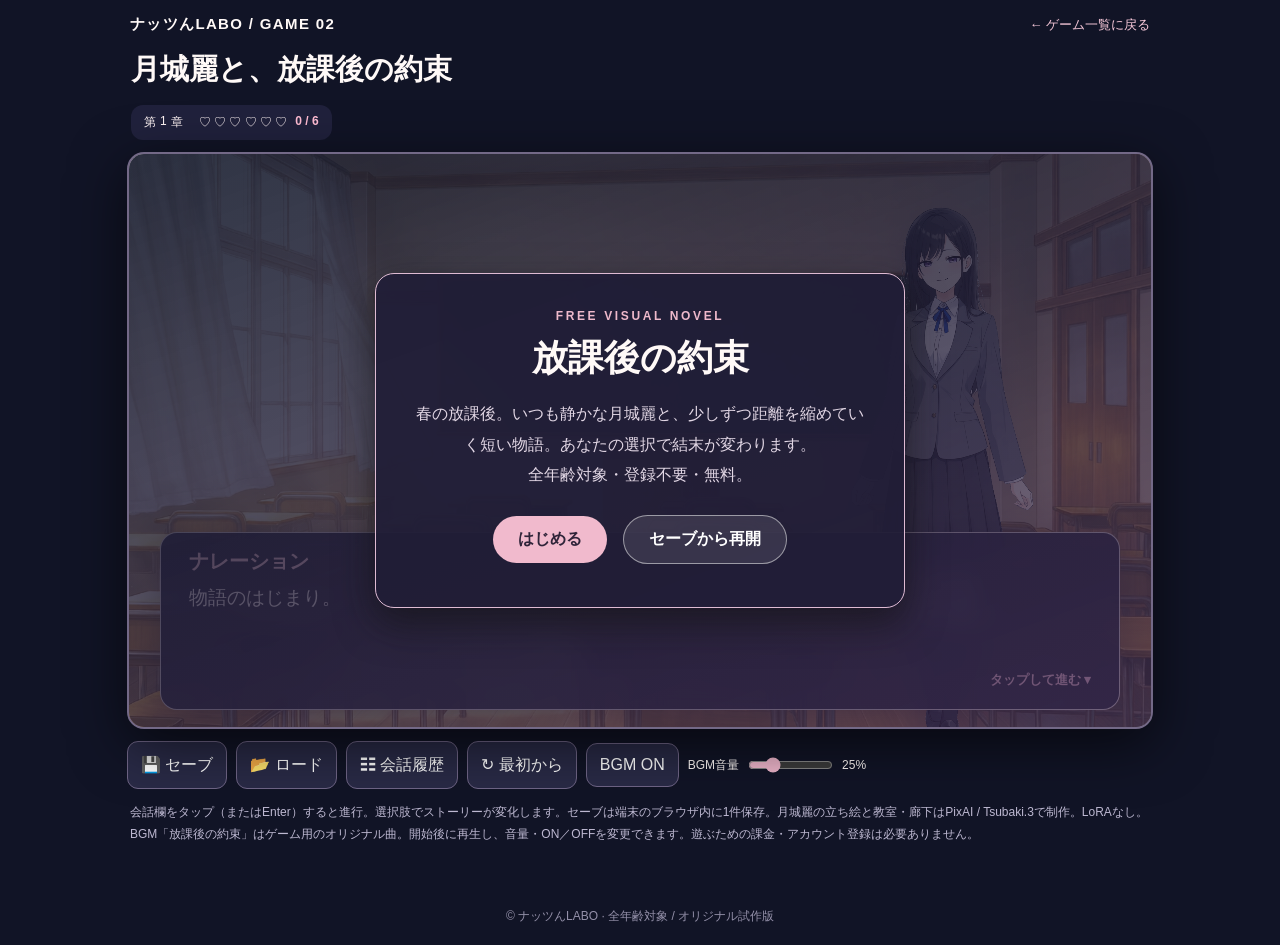
<file: games/romance/index.html>
<!doctype html>
<html lang="ja"><head><meta charset="utf-8"><meta name="viewport" content="width=device-width,initial-scale=1,viewport-fit=cover"><meta name="theme-color" content="#261f3d"><meta name="description" content="月城麗と、放課後の約束。無料・登録不要の全年齢恋愛ノベル試作版。選択肢で3つのエンディングへ。"><title>月城麗と、放課後の約束 | ナッツんLABO</title>
<style>
:root{--cream:#fff9f7;--pink:#ecb4c9;--ink:#211d37}*{box-sizing:border-box}body{margin:0;font-family:-apple-system,BlinkMacSystemFont,"Hiragino Kaku Gothic ProN","Yu Gothic",Meiryo,sans-serif;background:#111426;color:var(--cream)}button{font:inherit;cursor:pointer}button:focus-visible,a:focus-visible{outline:3px solid #f8d6e1;outline-offset:3px}a{color:#f8c9da}.top{max-width:1050px;margin:auto;padding:15px 15px 11px;display:flex;align-items:center;justify-content:space-between;gap:16px}.brand{font-size:15px;font-weight:900;letter-spacing:.09em}.top a{text-decoration:none;font-size:13px}.page{max-width:1050px;margin:auto;padding:0 12px 30px}.name{margin:5px 4px 15px;font-size:clamp(20px,3vw,29px)}.scene{width:100%;aspect-ratio:16/9;min-height:450px;max-height:650px;position:relative;overflow:hidden;border:2px solid #736987;border-radius:17px;background:linear-gradient(#c0c2df,#f9d8d4 65%,#c9b8c7);isolation:isolate;box-shadow:0 15px 55px #0009}.scene[data-bg="classroom"]{background:linear-gradient(#a5b7db,#f3d4cb 70%,#b5bdc8)}.scene[data-bg="library"]{background:linear-gradient(#8c85a4,#edc3af 75%,#bca7b0)}.scene[data-bg="rooftop"]{background:linear-gradient(#8faeda,#ffbdba 64%,#8e9eb9)}.scene[data-bg="garden"]{background:linear-gradient(#add4d4,#fce9c4 69%,#97bca7)}.sun{position:absolute;top:7%;right:19%;width:15%;aspect-ratio:1;background:#ffe8b1aa;filter:blur(3px);border-radius:50%;box-shadow:0 0 70px #ffeac1}.window{position:absolute;left:5%;right:5%;top:9%;bottom:18%;background:linear-gradient(#ffffff33,#ffffff05);border:18px solid #e9e4eb;border-radius:4px;box-shadow:0 0 0 10px #d4cbd8,inset 0 0 60px #ffffff2d}.window:before{content:'';position:absolute;left:48%;top:0;bottom:0;width:11px;background:#f4edf0}.window:after{content:'';position:absolute;left:0;right:0;top:49%;height:10px;background:#f4edf0}.horizon{position:absolute;left:0;right:0;top:60%;height:18%;background:linear-gradient(90deg,#7886a171 0 13%,transparent 13% 17%,#8e9ead73 17% 36%,transparent 36% 40%,#7c88a86b 40% 70%,transparent 70% 74%,#8898ad77 74%);z-index:-1}.scene[data-bg="rooftop"] .window,.scene[data-bg="garden"] .window{display:none}.scene[data-bg="rooftop"] .horizon{top:70%}.scene[data-bg="library"] .window{background:repeating-linear-gradient(90deg,#967d83 0 18px,#d9ad9e 19px 55px,#ba9b9c 56px 63px,#8c7e97 64px 84px);box-shadow:0 0 0 10px #8e7b8f}.scene[data-bg="library"] .window:after,.scene[data-bg="library"] .window:before{background:#6f5b70}.floor{position:absolute;bottom:0;width:100%;height:23%;background:linear-gradient(180deg,#ac91a6bb,#846d91a6);z-index:0}.scene[data-bg="garden"] .floor{background:linear-gradient(#9dc2a3,#729884)}.scene[data-bg="rooftop"] .floor{background:linear-gradient(#929bae,#626c87)}.petal{position:absolute;background:#ffdef0bb;width:13px;height:7px;border-radius:90% 20% 80% 20%;transform:rotate(24deg);z-index:1;animation:float 9s ease-in-out infinite alternate}.petal:nth-of-type(odd){animation-delay:-3s}.petal.p1{top:20%;left:15%}.petal.p2{top:40%;left:75%}.petal.p3{top:65%;left:25%}.petal.p4{top:32%;left:52%}@keyframes float{to{transform:translate(-31px,30px) rotate(190deg)}}.portrait{position:absolute;z-index:2;width:clamp(250px,40%,420px);max-height:83%;height:auto;right:9%;bottom:18%;filter:drop-shadow(0 14px 15px #29213c46);transition:transform .3s ease}.portrait[data-mood="happy"]{transform:translateY(-7px)}.portrait[data-mood="shy"]{transform:translateX(-8px) rotate(-1deg)}.dialog{position:absolute;z-index:4;left:3%;right:3%;bottom:3%;min-height:31%;padding:15px clamp(16px,3vw,28px) 20px;border:1px solid #fff7f4d2;border-radius:17px;background:#1f2139ed;backdrop-filter:blur(12px);box-shadow:0 10px 45px #14132677;cursor:pointer;display:flex;flex-direction:column}.speaker{font-weight:900;color:#ffd1db;font-size:clamp(15px,2.4vw,20px);margin-bottom:6px}.line{font-size:clamp(14px,2.15vw,19px);line-height:1.75;white-space:pre-line;max-width:90%}.next{align-self:flex-end;color:#ecb9d0;display:flex;gap:7px;font-size:13px;font-weight:800;margin-top:auto;padding-top:4px}.choices{position:absolute;z-index:5;top:17%;left:4%;width:min(56%,490px);display:flex;flex-direction:column;gap:12px}.choice{color:#352b47;background:#fff5f7f5;border:2px solid #dca7b9;border-radius:12px;padding:14px 17px;text-align:left;font-weight:800;line-height:1.6;box-shadow:0 5px 12px #271e3f40}.choice:hover{background:#ffe0e9}.stats{position:absolute;top:15px;left:17px;z-index:4;border-radius:12px;background:#252542cc;padding:9px 13px;font-size:12px;color:#fff4f5}.stats strong{color:#ffbcd3}.toolbar{display:flex;gap:9px;flex-wrap:wrap;margin-top:12px}.toolbar button{border:1px solid #6f6586;background:#292a46;color:#fff;padding:9px 13px;border-radius:11px;min-height:44px}.toolbar button:hover{background:#393a5d}.cover{position:absolute;inset:0;background:linear-gradient(160deg,#111729e0,#3d294fa9);z-index:6;display:flex;align-items:center;justify-content:center;padding:16px}.cover[hidden]{display:none}.box{max-width:530px;width:95%;padding:clamp(22px,4vw,35px);background:#211e37f2;border:1px solid #dfbbd3;border-radius:19px;text-align:center;box-shadow:0 15px 38px #1119}.box h2{font-size:clamp(24px,4vw,36px);margin:11px 0}.box p{color:#e2d7e5;line-height:1.9}.kicker{color:#eeb9cb;letter-spacing:.22em;font-size:12px;font-weight:900}.start{margin:8px;border:0;border-radius:99px;padding:13px 25px;color:#2f2439;font-weight:900;background:#f1bacd;min-height:44px}.ghost{background:#ffffff1b;color:#fff;border:1px solid #ffffff80}.history{position:fixed;z-index:10;inset:0;background:#111221d9;display:flex;align-items:center;justify-content:center;padding:14px}.history[hidden]{display:none}.historyBox{width:min(650px,98%);max-height:85vh;background:#24243c;border:1px solid #ab9bbf;border-radius:17px;padding:20px;display:flex;flex-direction:column}.historyBox h2{margin:0 0 14px}.historyList{overflow:auto;line-height:1.85;flex:1;color:#ede7f2}.historyList p{border-bottom:1px solid #ffffff22;padding:4px 0 10px}.historyBox button{align-self:flex-end;padding:9px 19px;border:0;border-radius:20px;background:#ecc0d0}.help{line-height:1.8;font-size:12px;color:#bdb8d1;margin:13px 3px}footer{text-align:center;padding:20px;color:#9490a9;font-size:12px}@media(max-width:650px){.scene{aspect-ratio:4/5;min-height:560px;max-height:720px}.portrait{width:75%;height:68%;right:-6%;bottom:22%}.dialog{min-height:29%}.line{max-width:100%}.choices{top:12%;left:5%;width:90%}.choice{padding:12px}.window{left:-20%;right:-20%}.stats{top:8px;left:8px}}
@media(prefers-reduced-motion:reduce){.petal{animation:none}.portrait{transition:none}}

.scene[data-bg="classroom"]{background:#c5bca6 url('../assets/school-classroom.png') center/cover no-repeat}
.scene[data-bg="hallway"]{background:#c5bca6 url('../assets/school-hallway.png') center/cover no-repeat}
.scene[data-bg="classroom"]>.sun,.scene[data-bg="classroom"]>.horizon,.scene[data-bg="classroom"]>.window,.scene[data-bg="classroom"]>.floor,.scene[data-bg="classroom"]>.petal,.scene[data-bg="hallway"]>.sun,.scene[data-bg="hallway"]>.horizon,.scene[data-bg="hallway"]>.window,.scene[data-bg="hallway"]>.floor,.scene[data-bg="hallway"]>.petal{display:none}
.portrait{width:auto;height:98%;max-height:none;right:4%;bottom:-6%;max-width:70%;object-fit:contain;transform-origin:bottom}
@media(max-width:650px){.portrait{height:85%;width:auto;max-width:94%;right:-4%;bottom:12%}.scene{min-height:560px}.dialog{min-height:31%}.choices{top:13%;gap:9px}}
.stats{position:static;display:flex;width:max-content;max-width:100%;gap:4px;flex-wrap:wrap;margin:0 4px 12px;padding:9px 13px}.stats strong{margin-left:4px}
.music-controls{display:flex;align-items:center;gap:9px;flex-wrap:wrap}.music-controls label{display:flex;align-items:center;gap:7px;font-size:12px}.music-controls input{width:85px;accent-color:#ecb4c9;min-height:44px}.music-controls output{min-width:3em}.dialog,.choice,button{touch-action:manipulation;-webkit-user-select:none;user-select:none;-webkit-touch-callout:none}
</style></head>
<body><div class="top"><div class="brand">ナッツんLABO / GAME 02</div><a href="../">← ゲーム一覧に戻る</a></div>
<main class="page"><h1 class="name">月城麗と、放課後の約束</h1><div class="stats">第<span id="chapter">1</span>章　<span id="meter">♡ ♡ ♡ ♡ ♡ ♡</span> <strong id="score" aria-label="好感度">0 / 6</strong></div><div class="scene" id="scene" data-bg="classroom"><div class="sun"></div><div class="horizon"></div><div class="window"></div><div class="floor"></div><div class="petal p1"></div><div class="petal p2"></div><div class="petal p3"></div><div class="petal p4"></div>
<canvas class="portrait" id="portrait" width="944" height="1584" role="img" aria-label="月城麗の制服立ち絵" data-mood="normal"></canvas>

<div class="choices" id="choices" aria-label="会話の選択肢"></div><div class="dialog" id="dialog" role="button" tabindex="0" aria-label="タップして話を進める"><div class="speaker" id="speaker">ナレーション</div><div class="line" id="line">物語のはじまり。</div><div class="next" id="next">タップして進む ▾</div></div>
<div class="cover" id="cover"><div class="box"><div class="kicker" id="coverTag">FREE VISUAL NOVEL</div><h2 id="coverTitle">放課後の約束</h2><p id="coverText">春の放課後。いつも静かな月城麗と、少しずつ距離を縮めていく短い物語。あなたの選択で結末が変わります。<br>全年齢対象・登録不要・無料。</p><button type="button" class="start" id="coverStart">はじめる</button><button type="button" class="start ghost" id="coverLoad">セーブから再開</button></div></div>
</div><div class="toolbar"><button type="button" id="save">💾 セーブ</button><button type="button" id="load">📂 ロード</button><button type="button" id="historyBtn">☷ 会話履歴</button><button type="button" id="restart">↻ 最初から</button><span class="music-controls"><button type="button" id="bgmToggle" aria-pressed="true">BGM ON</button><label>BGM音量 <input id="bgmVolume" aria-label="BGM音量" type="range" min="0" max="100" value="25"><output id="bgmLevel">25%</output></label></span></div><p class="help">会話欄をタップ（またはEnter）すると進行。選択肢でストーリーが変化します。セーブは端末のブラウザ内に1件保存。月城麗の立ち絵と教室・廊下はPixAI / Tsubaki.3で制作。LoRAなし。BGM「放課後の約束」はゲーム用のオリジナル曲。開始後に再生し、音量・ON／OFFを変更できます。遊ぶための課金・アカウント登録は必要ありません。</p></main>
<div class="history" id="history" hidden><div class="historyBox"><h2>これまでの会話</h2><div class="historyList" id="historyList"></div><button id="closeHistory" type="button">閉じる</button></div></div>
<footer>© ナッツんLABO · 全年齢対象 / オリジナル試作版</footer>
<script src="../assets/rei-assets.js?v=cutout-20261013-3"></script>
<script src="../assets/rei-music.js?v=bgm-20261013-1"></script>
<script>
(()=>{
'use strict';
const $=id=>document.getElementById(id),KEY='nattsun_rei_romance_v1';
const music=ReiMusic.create('romance');
music.bind($('bgmToggle'),$('bgmVolume'),$('bgmLevel'));
const scene=$('scene'),speaker=$('speaker'),line=$('line'),choiceBox=$('choices'),dialog=$('dialog'),cover=$('cover'),portrait=$('portrait');
const portraits = {};
function paintPortrait(mood) {
  const source = portraits[mood === 'shy' ? 'shy' : 'smile'];
  if (!source) return;
  const context = portrait.getContext('2d'); context.clearRect(0,0,portrait.width,portrait.height);context.drawImage(source,0,0,portrait.width,portrait.height);
}
Promise.all([ReiAssets.load('rei-uniform-smile.png',true),ReiAssets.load('rei-uniform-shy.png',true)]).then(([smile,shy])=>{portraits.smile=smile;portraits.shy=shy;paintPortrait(portrait.dataset.mood)}).catch(()=>toast('立ち絵を読み込めません。通信状態を確認してください'));
let state={id:'intro',affection:0,log:[],completed:false};let mode='title';
const story={
intro:{chapter:1,bg:'classroom',who:'ナレーション',say:'春の放課後。窓から差し込む光が、教室の机を淡く染めていた。',next:'meet'},
meet:{chapter:1,bg:'classroom',who:'月城 麗',say:'「……あれ？ まだ残っていたんだ。私、掲示物の準備が終わらなくて」',next:'firstChoice',mood:'normal'},
firstChoice:{chapter:1,bg:'classroom',who:'ナレーション',say:'麗の机には、文化祭の小さな星形の飾りが散らばっている。どう声をかけよう？',choices:[{text:'「一緒に手伝うよ」',gain:2,to:'help'},{text:'「頑張ってるね。応援してる」',gain:1,to:'cheer'},{text:'「先に帰るね」',gain:0,to:'leave'}]},
help:{chapter:1,bg:'classroom',who:'月城 麗',say:'「本当？ ……ありがとう。二人なら、きっとすぐ終わるね」',mood:'happy',next:'after'},
cheer:{chapter:1,bg:'classroom',who:'月城 麗',say:'「ふふ、ありがとう。そう言ってもらえると、元気が出る」',mood:'happy',next:'after'},
leave:{chapter:1,bg:'classroom',who:'月城 麗',say:'「うん、また明日。……ちょっと寂しいけどね」',mood:'normal',next:'after'},
after:{chapter:2,bg:'hallway',who:'ナレーション',say:'翌日。文化祭の準備でにぎわう校舎。麗が小さなメモを持って近づいてきた。',next:'invite'},
invite:{chapter:2,bg:'hallway',who:'月城 麗',say:'「放課後、少しだけ時間ある？ 見せたいものがあるの」',mood:'shy',next:'secondChoice'},
secondChoice:{chapter:2,bg:'hallway',who:'ナレーション',say:'麗の手には、星の模様が描かれたしおりが握られている。',choices:[{text:'「もちろん。一緒に行こう」',gain:2,to:'library'},{text:'「少しだけなら、いいよ」',gain:1,to:'library'},{text:'「今日は用事があるんだ」',gain:0,to:'miss'}]},
miss:{chapter:2,bg:'hallway',who:'月城 麗',say:'「そっか。じゃあ、しおりの秘密はまた今度……」',mood:'normal',next:'library'},
library:{chapter:3,bg:'library',who:'ナレーション',say:'図書室の窓辺。古い本の間から、手作りの小さな星のしおりが見つかった。',next:'secret'},
secret:{chapter:3,bg:'library',who:'月城 麗',say:'「このしおりね、毎年ひとつずつ作っているの。大切な思い出を忘れないために」',mood:'normal',next:'lastChoice'},
lastChoice:{chapter:3,bg:'library',who:'ナレーション',say:'麗は少し照れたように、あなたの返事を待っている。',choices:[{text:'「来年も一緒に思い出を作ろう」',gain:2,to:'judgement'},{text:'「今日のこと、大切にするよ」',gain:1,to:'judgement'},{text:'「いい趣味だね」',gain:0,to:'judgement'}]},
best:{chapter:3,bg:'rooftop',who:'月城 麗',say:'「……うん。来年も、その先も。私の隣にいてくれたら、うれしい」\n夕焼けの下、二人は新しいしおりに名前を書いた。\n【エンディング：星に結ぶ約束】',mood:'shy',ending:true},
normal:{chapter:3,bg:'hallway',who:'月城 麗',say:'「ありがとう。今日のこと、きっと忘れないよ」\n笑い合う帰り道。二人の距離は、昨日より少し近くなっていた。\n【エンディング：少し近い帰り道】',mood:'happy',ending:true},
friend:{chapter:3,bg:'classroom',who:'月城 麗',say:'「また、学校で話そうね」\n何気ない放課後が、ちいさな友情のはじまりになった。\n【エンディング：明日へのしおり】',mood:'happy',ending:true}
};
function toast(text){const el=document.createElement('div');el.setAttribute('role','status');el.textContent=text;Object.assign(el.style,{position:'fixed',zIndex:'12',left:'50%',top:'14px',transform:'translateX(-50%)',padding:'11px 17px',color:'white',background:'#29253dee',borderRadius:'12px',boxShadow:'0 5px 20px #0007'});document.body.append(el);setTimeout(()=>el.remove(),1800)}
function valid(s){return s&&typeof s==='object'&&story[s.id]&&Number.isFinite(s.affection)&&Number.isInteger(s.affection)&&s.affection>=0&&s.affection<=6&&Array.isArray(s.log)&&s.log.length<=100&&s.log.every(x=>typeof x==='string')&&typeof s.completed==='boolean'}
function save(){if(mode!=='play'&&mode!=='end'){toast('物語が始まってからセーブできます');return}try{localStorage.setItem(KEY,JSON.stringify({version:1,state}));toast('セーブしました')}catch(e){toast('保存できませんでした。ブラウザ設定をご確認ください')}}
function load(){try{const data=JSON.parse(localStorage.getItem(KEY)||'null');if(!data||data.version!==1||!valid(data.state)){toast('セーブデータがありません');return}state={...data.state,log:data.state.log.slice(-60)};cover.hidden=true;mode=state.completed?'end':'play';music.play();render();toast('ロードしました')}catch(e){toast('セーブデータを読み込めません')}}
function start(){state={id:'intro',affection:0,log:[],completed:false};mode='play';cover.hidden=true;music.play();render()}
function endToTitle(){music.pause();cover.hidden=false;mode='title';$('coverTag').textContent='THE END · AFTER SCHOOL';$('coverTitle').textContent='放課後の約束';$('coverText').textContent='麗との物語は、ここでいったん幕を閉じる。別の選択をすると違う結末に出会えます。';$('coverStart').textContent='最初からもう一度';$('coverLoad').textContent='セーブから再開'}
function pushLog(node){if(node.ending)return;const key=node.who+'：'+node.say;if(state.log.at(-1)!==key)state.log.push(key);if(state.log.length>60)state.log.shift()}
function render(){const node=story[state.id];if(!node)return;scene.dataset.bg=node.bg;portrait.dataset.mood=node.mood||'normal';paintPortrait(portrait.dataset.mood);speaker.textContent=node.who;line.textContent=node.say;
$('chapter').textContent=node.chapter;let v=Math.min(6,state.affection);$('meter').textContent='♥ '.repeat(v)+'♡ '.repeat(6-v);$('score').textContent=state.affection+' / 6';
choiceBox.replaceChildren();if(node.choices){$('next').textContent='好きな返事を選んでね';node.choices.forEach(opt=>{const b=document.createElement('button');b.type='button';b.className='choice';b.textContent=opt.text;b.addEventListener('click',()=>choose(opt));choiceBox.append(b)})}else $('next').textContent=node.ending?'タップしてタイトルへ戻る ▾':'タップして進む ▾';
if(node.ending){mode='end';state.completed=true}pushLog(node)}
function progress(){if(!$('history').hidden)return;if(mode==='end'){endToTitle();return}if(mode!=='play')return;const node=story[state.id];if(node.choices)return;if(node.next){state.id=node.next;render()}}
function choose(opt){if(mode!=='play')return;state.affection=Math.min(6,state.affection+opt.gain);state.log.push('あなた：'+opt.text);state.id=opt.to==='judgement'?(state.affection>=5?'best':state.affection>=3?'normal':'friend'):opt.to;render()}
$('dialog').addEventListener('click',progress);$('dialog').addEventListener('keydown',e=>{if(e.code==='Enter'||e.code==='Space'){e.preventDefault();progress()}});
$('coverStart').onclick=start;$('coverLoad').onclick=load;$('save').onclick=save;$('load').onclick=load;
$('restart').onclick=()=>{if(window.confirm('最初から始めますか？ 保存済みセーブデータは残ります。'))start()};
$('historyBtn').onclick=()=>{const list=$('historyList');list.replaceChildren();for(const entry of state.log){const p=document.createElement('p');p.textContent=entry;list.append(p)}if(!state.log.length){const p=document.createElement('p');p.textContent='会話履歴はまだありません。';list.append(p)}$('history').hidden=false};
$('closeHistory').onclick=()=>$('history').hidden=true;$('history').onclick=e=>{if(e.target===$('history'))$('history').hidden=true};
document.addEventListener('keydown',e=>{if(e.key==='Escape')$('history').hidden=true});
})();
</script></body></html>
</file>
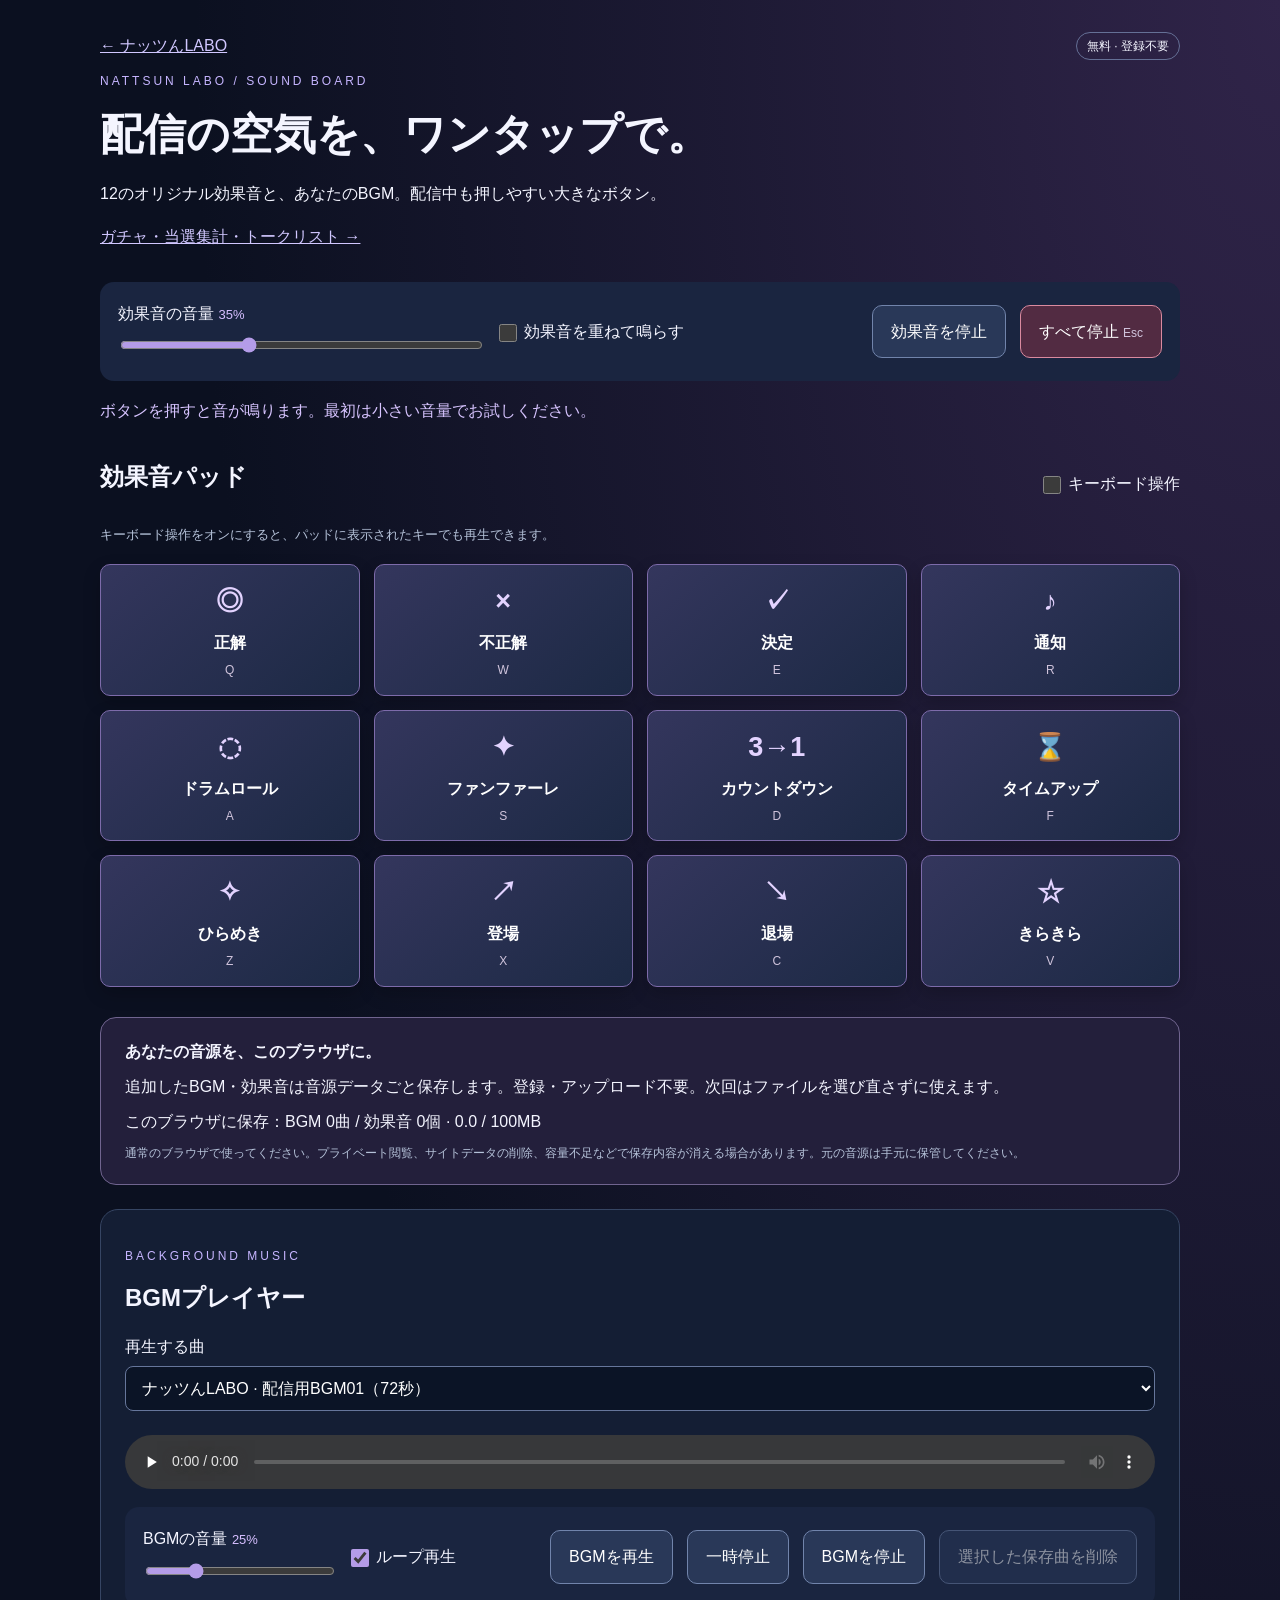
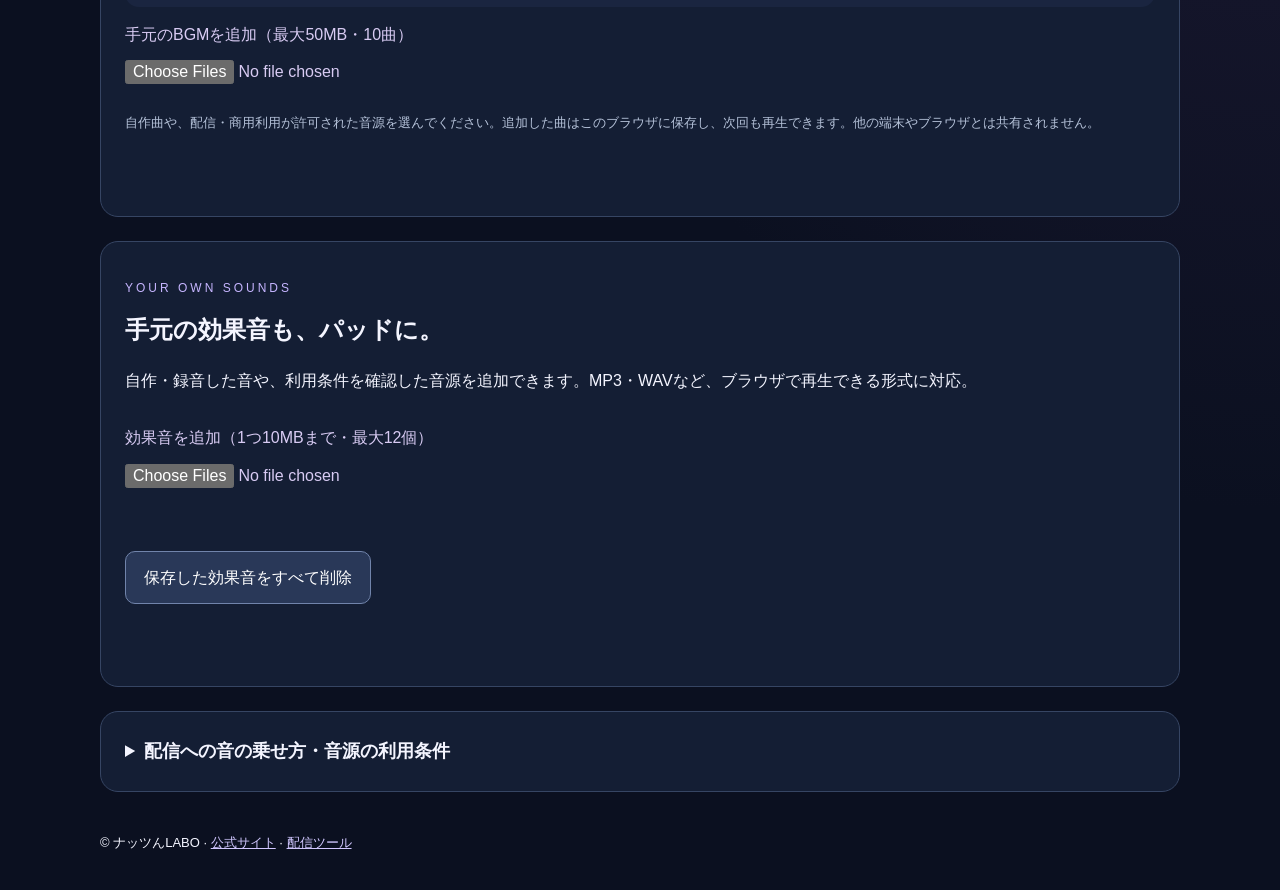
<file: soundboard.html>
<!doctype html>
<html lang="ja"><head><meta charset="utf-8"><meta name="viewport" content="width=device-width,initial-scale=1"><title>無料サウンドボード：効果音・BGM｜ナッツんLABO</title><meta name="description" content="無料・登録不要の配信用サウンドボード。オリジナル合成効果音とBGM、手元の音源をボタンで再生。"><link rel="canonical" href="https://nattsun-jp.github.io/nattsun-labo/soundboard.html"><link rel="stylesheet" href="soundboard.css"></head><body>
<header><a href="./">← ナッツんLABO</a><span class="badge">無料 · 登録不要</span><p class="eyebrow">NATTSUN LABO / SOUND BOARD</p><h1>配信の空気を、ワンタップで。</h1><p>12のオリジナル効果音と、あなたのBGM。配信中も押しやすい大きなボタン。</p><a href="streamer.html">ガチャ・当選集計・トークリスト →</a></header>
<main><div class="toolbar"><label>効果音の音量 <output id="se-value">35%</output><input id="se-volume" type="range" min="0" max="100" value="35"></label><label><input id="overlap" type="checkbox"> 効果音を重ねて鳴らす</label><button id="stop-se">効果音を停止</button><button id="stop-all" class="danger">すべて停止 <small>Esc</small></button></div><p id="status" role="status" aria-live="polite">ボタンを押すと音が鳴ります。最初は小さい音量でお試しください。</p>
<section aria-labelledby="se-heading"><div class="section-head"><h2 id="se-heading">効果音パッド</h2><label><input id="keys" type="checkbox"> キーボード操作</label></div><p class="hint">キーボード操作をオンにすると、パッドに表示されたキーでも再生できます。</p><div id="pads" class="pads"></div></section>
<aside class="save-note"><strong>あなたの音源を、このブラウザに。</strong><p>追加したBGM・効果音は音源データごと保存します。登録・アップロード不要。次回はファイルを選び直さずに使えます。</p><p id="storage-status" role="status">保存した音源を読み込み中…</p><small>通常のブラウザで使ってください。プライベート閲覧、サイトデータの削除、容量不足などで保存内容が消える場合があります。元の音源は手元に保管してください。</small></aside><section class="panel" aria-labelledby="bgm-heading"><p class="eyebrow">BACKGROUND MUSIC</p><h2 id="bgm-heading">BGMプレイヤー</h2><label>再生する曲<select id="track"><option value="nattsun-bgm01.mp3">ナッツんLABO · 配信用BGM01（72秒）</option></select></label><audio id="bgm" src="nattsun-bgm01.mp3" preload="none" controls loop></audio><div class="toolbar compact"><label>BGMの音量 <output id="bgm-value">25%</output><input id="bgm-volume" type="range" min="0" max="100" value="25"></label><label><input id="loop" type="checkbox" checked> ループ再生</label><button id="bgm-start">BGMを再生</button><button id="bgm-pause">一時停止</button><button id="bgm-stop">BGMを停止</button><button id="delete-track" disabled>選択した保存曲を削除</button></div><label class="file-label">手元のBGMを追加（最大50MB・10曲）<input id="bgm-file" type="file" accept="audio/*,.mp3,.wav,.m4a,.ogg,.aac,.flac" multiple></label><p class="hint">自作曲や、配信・商用利用が許可された音源を選んでください。追加した曲はこのブラウザに保存し、次回も再生できます。他の端末やブラウザとは共有されません。</p><p id="bgm-status" role="status"></p></section>
<section class="panel" aria-labelledby="custom-heading"><p class="eyebrow">YOUR OWN SOUNDS</p><h2 id="custom-heading">手元の効果音も、パッドに。</h2><p>自作・録音した音や、利用条件を確認した音源を追加できます。MP3・WAVなど、ブラウザで再生できる形式に対応。</p><label class="file-label">効果音を追加（1つ10MBまで・最大12個）<input id="se-file" type="file" accept="audio/*,.mp3,.wav,.m4a,.ogg,.aac,.flac" multiple></label><div id="custom-pads" class="pads custom"></div><button id="clear-custom">保存した効果音をすべて削除</button><p id="custom-status" role="status"></p></section>
<details class="panel"><summary>配信への音の乗せ方・音源の利用条件</summary><h3>配信で使うには</h3><p>このページは端末のスピーカー・イヤホンから音を出します。IRIAMやYouTubeへ音を自動送信する機能はありません。PCでは配信ソフトのデスクトップ音声などを設定し、iPhone・iPadでは別端末のスピーカーを配信側のマイクで拾う方法や対応するオーディオ機器を使います。実際に配信へ聞こえるか、配信前に確認してください。</p><p>画面を閉じたり端末をロックしたときの再生は、ブラウザ・端末の動作に依存します。ファイル形式によって再生できない場合があります。</p><h3>オリジナル効果音</h3><p>標準効果音は独自に合成したオリジナル音源です。ファンファーレはナッツんjpの登録ボタン動画に使った約8.5秒の音源を再生します。既存の楽曲やゲーム音、効果音ラボなどの音声素材は使用していません。この標準効果音は無料で、収益化した動画・配信の演出にも使えます。クレジットは任意です。他者の独占利用を妨げるContent ID・音商標登録はしないでください。</p><h3>配信用BGM01</h3><p>ナッツんLABOの制作者が提供し、このサイトでの再生・配信への利用を許可したBGMです。収益化配信でも利用できます。外部音源の権利が消滅したことを保証する表示ではありません。楽曲の販売・再配布やContent ID登録は、このページでは許可していません。</p><h3>自分で追加する音源</h3><p>「フリー」という名称だけでは利用範囲は分かりません。配布元の商用利用・配信利用・クレジット条件を確認してください。追加ファイルはサーバーへアップロードせず、他の利用者にも共有しません。端末内の曲のライセンスを自動判定する機能はありません。</p><p>音量などの設定と追加音源を、このブラウザ内に保存します。音源は合計100MBまで。曲ごと・効果音ごとに削除でき、元のファイルは削除しません。保存データは他の利用者に公開しません。</p></details>
</main><footer>© ナッツんLABO · <a href="./">公式サイト</a> · <a href="streamer.html">配信ツール</a></footer><script src="soundboard.js?v=20261028-fanfare"></script></body></html>
</file>
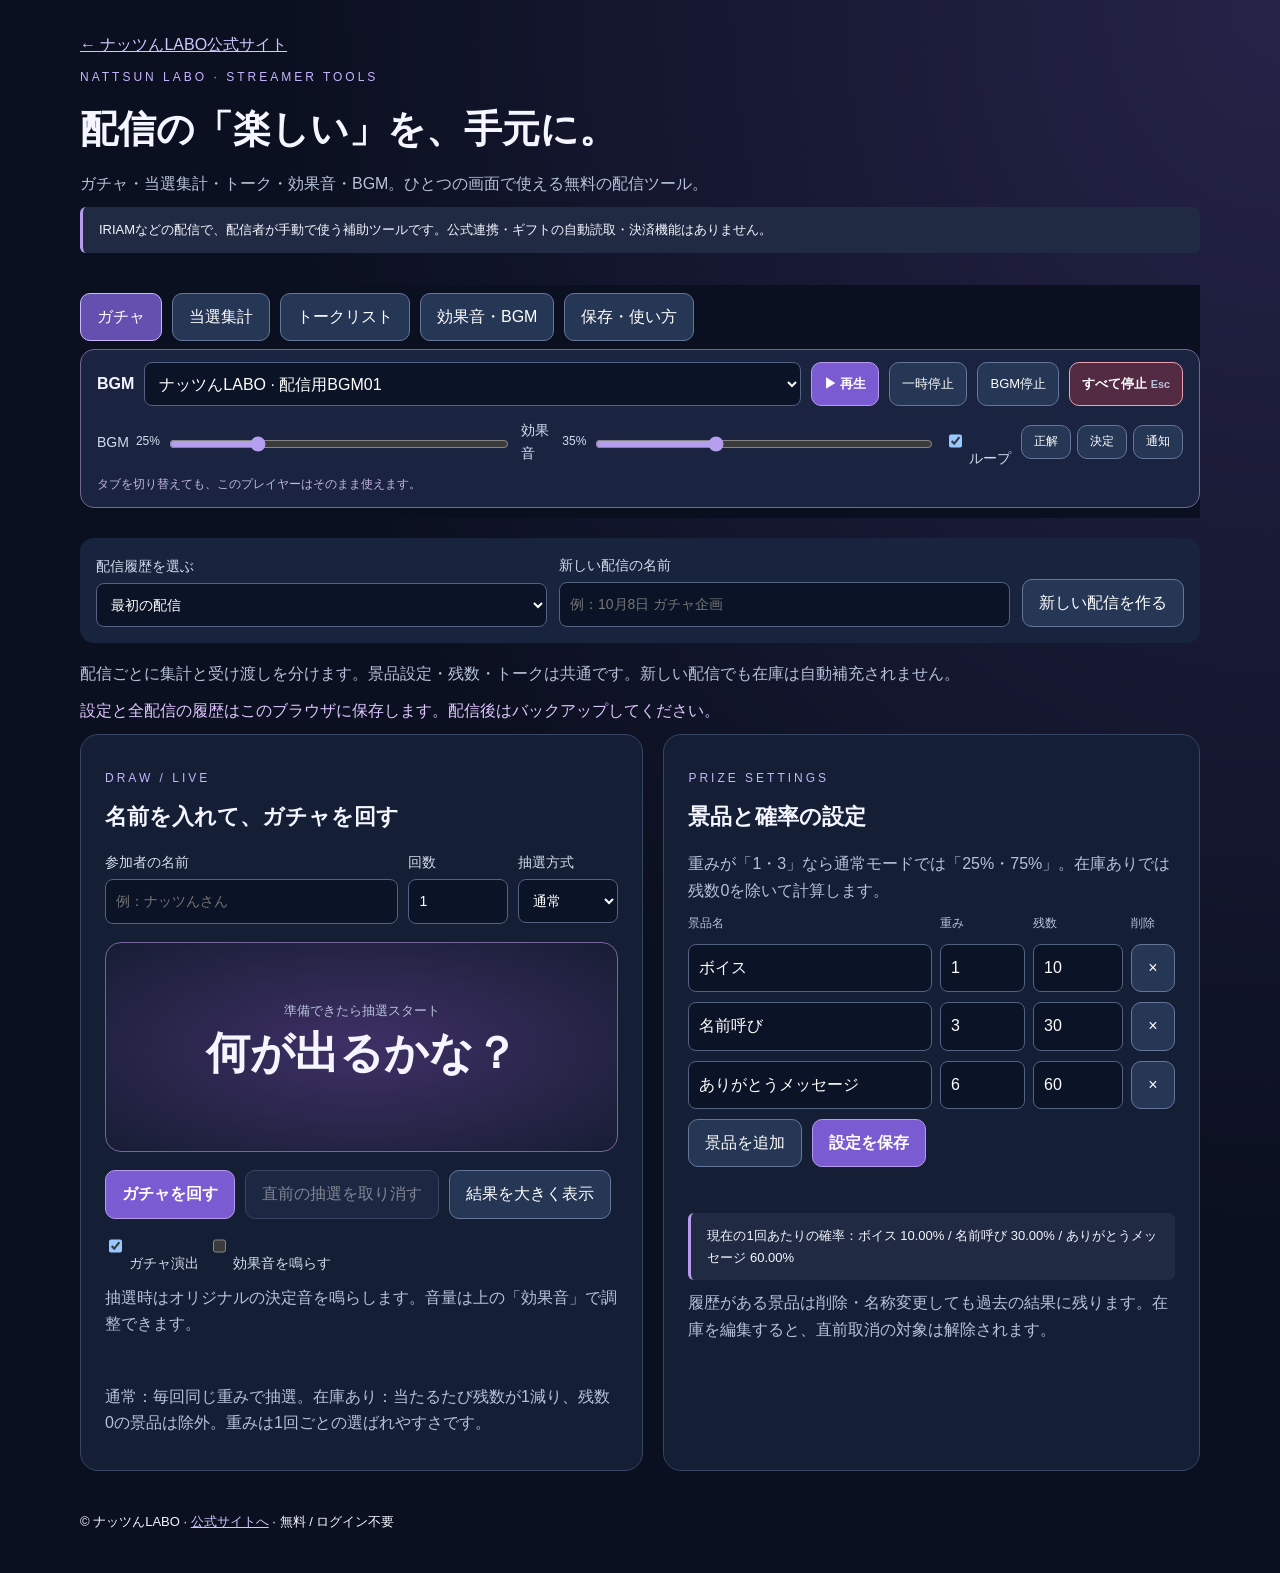
<file: streamer.html>
<!doctype html>
<html lang="ja"><head><meta charset="utf-8"><meta name="viewport" content="width=device-width,initial-scale=1"><title>無料配信ツール：ガチャ・当選集計・トーク｜ナッツんLABO</title><meta name="description" content="ライバー向け無料配信ツール。重み・在庫を設定できるガチャ、名前別の当選集計とCSV、トークリスト。ログイン不要。"><link rel="canonical" href="https://nattsun-jp.github.io/nattsun-labo/streamer.html">
<style>
:root{color-scheme:dark;--bg:#0b1020;--panel:#141e34;--border:#364563;--muted:#b5c2d9;--accent:#c6b5ff}*{box-sizing:border-box}body{margin:0;background:radial-gradient(ellipse at top right,#252348,transparent 55%),var(--bg);color:#f4f5ff;font-family:-apple-system,BlinkMacSystemFont,"Hiragino Sans","Yu Gothic",sans-serif;line-height:1.65}main,header,footer{width:min(1120px,calc(100% - 32px));margin:auto}header{padding:32px 0 22px}a{color:#d1c7ff}h1{font-size:clamp(26px,5vw,38px);margin:8px 0}h2{font-size:22px;margin:0 0 16px}h3{font-size:18px}p{margin:10px 0}.eyebrow{color:var(--accent);font-size:12px;letter-spacing:3px}.muted,small{color:var(--muted)}.tabs,.actions,.row{display:flex;flex-wrap:wrap;gap:10px;align-items:center}.tabs{position:sticky;top:0;z-index:2;background:#0b1020ef;padding:12px 0;margin-bottom:20px}.tabs button[aria-pressed=true]{background:#6550af;border-color:#cbb9ff}button,.file-label{font:inherit;min-height:44px;padding:10px 16px;border:1px solid #66769b;border-radius:10px;background:#263655;color:white;cursor:pointer}button:hover{background:#3b4e75}button:disabled{opacity:.45;cursor:not-allowed}button.primary{background:#7b5bd1;border-color:#b69aee;font-weight:bold}button.danger{border-color:#d892a1;color:#ffd4df}button:focus-visible,input:focus-visible,textarea:focus-visible,select:focus-visible,a:focus-visible{outline:3px solid #e0cdff;outline-offset:3px}input,textarea,select{font:inherit;background:#0b1426;color:white;border:1px solid #526280;border-radius:8px;padding:10px;max-width:100%;min-height:44px}input:not([type=checkbox]),select{width:100%}textarea{width:100%;resize:vertical}label{display:block;font-size:14px;color:#d4dded}label input,label select,label textarea{margin-top:5px}.grid{display:grid;grid-template-columns:minmax(0,1.05fr) minmax(0,1fr);gap:20px}.card{background:var(--panel);border:1px solid var(--border);border-radius:18px;padding:24px;margin-bottom:20px;min-width:0}.result{display:grid;place-content:center;text-align:center;background:radial-gradient(ellipse,#3f3066,#171d34);border:1px solid #79649e;border-radius:16px;padding:32px 20px;min-height:210px;margin:18px 0;overflow-wrap:anywhere}.result strong{font-size:clamp(28px,5vw,44px);line-height:1.4}.result p{color:#dfd5ff}#draw-items{margin:12px 0 0;list-style:none;padding:0}#draw-items li{display:inline-block;padding:5px 10px;margin:4px;border:1px solid #7b6eaa;border-radius:8px}.entry{display:grid;grid-template-columns:minmax(0,1fr) 100px 100px;gap:10px}.table-scroll{overflow:auto}table{width:100%;border-collapse:collapse;font-size:14px;white-space:nowrap}td,th{text-align:left;border-bottom:1px solid #354360;padding:12px 9px}caption{text-align:left;color:var(--muted);margin:8px 0}.prize-row{display:grid;grid-template-columns:minmax(100px,1fr) 85px 90px 44px;gap:8px;margin:10px 0}.prize-row button{padding:8px}.prize-head{display:grid;grid-template-columns:minmax(100px,1fr) 85px 90px 44px;gap:8px;font-size:12px;color:var(--muted)}.note{background:#202b43;border-left:3px solid #b89bf0;padding:12px 16px;border-radius:6px;font-size:13px}.status{min-height:26px;color:#dfc7ff;overflow-wrap:anywhere}.topic{font-size:clamp(24px,4vw,34px);font-weight:bold}.talk-list{list-style:none;padding:0;max-height:360px;overflow:auto}.talk-list li{display:flex;gap:10px;align-items:center;padding:10px 0;border-bottom:1px solid #354360}.talk-list span{flex:1;overflow-wrap:anywhere}.talk-list small{display:block}.talk-list .used span{text-decoration:line-through;opacity:.6}details{margin:16px 0}summary{cursor:pointer;font-weight:bold}.file-label input{width:auto;font-size:13px}footer{padding:20px 0 40px;font-size:13px}.stage header,.stage footer,.stage .settings,.stage .entry,.stage .note,.stage .tabs{display:none}.stage .grid{display:block}.stage main{width:min(1000px,calc(100% - 24px));padding-top:16px}.stage .result{min-height:55vh}.stage #exit-stage{display:block;position:fixed;right:16px;bottom:16px;z-index:5}#exit-stage{display:none}[hidden]{display:none!important}@media(max-width:760px){.grid{grid-template-columns:1fr}.card{padding:18px}.entry{grid-template-columns:1fr 90px}.entry label:first-child{grid-column:1/-1}.prize-row,.prize-head{grid-template-columns:minmax(90px,1fr) 62px 68px 44px;gap:5px}.prize-row input{padding:8px 5px}.tabs button{flex:1;padding:10px 8px;font-size:14px}table{font-size:13px}}

.session-bar{display:grid;grid-template-columns:minmax(150px,1fr) minmax(150px,1fr) auto;gap:12px;align-items:end;background:#18243d;padding:16px;border-radius:14px;margin-bottom:18px}.delivery-note{min-width:180px}.delivery-count{min-width:80px;max-width:100px}.share-box{padding:18px;border:1px solid #69568f;border-radius:12px;margin-top:20px}.spinning{animation:pulse .5s ease-in-out infinite alternate}.stage .session-bar,.stage .live-options,.stage #session-note{display:none}.readonly header .note{display:none}#share-link{font-size:12px;overflow-wrap:anywhere}#shared-view td{white-space:normal;overflow-wrap:anywhere}#shared-view th{white-space:normal}@keyframes pulse{to{transform:scale(1.015);filter:brightness(1.4)}}@media(prefers-reduced-motion:reduce){.spinning{animation:none}}@media(max-width:760px){.session-bar{grid-template-columns:1fr}.session-bar button{width:100%}}

#live-controls{position:sticky;top:0;z-index:4;background:#0b1020f5;backdrop-filter:blur(12px);margin-bottom:20px;padding-bottom:10px}#live-controls .tabs{position:static;margin:0;padding:8px 0}.live-audio{background:#1a2440;border:1px solid #756592;border-radius:14px;padding:12px 16px}.audio-dock-top,.audio-dock-bottom,.audio-dock-buttons,.quick-sounds,.audio-options{display:flex;align-items:center;gap:10px;flex-wrap:wrap}.audio-dock-top>select{flex:1;min-width:180px;width:auto;margin:0}.audio-dock-buttons button{padding:8px 12px;font-size:13px}.audio-all-stop{background:#522b42;border-color:#e9a0af;font-weight:700}.audio-dock-bottom{margin-top:8px}.audio-dock-bottom>label:not(.loop-toggle){display:flex;gap:7px;align-items:center;flex:1;min-width:155px}.audio-dock-bottom input[type=range]{min-height:28px;width:100%;padding:0;accent-color:#b59eee}.audio-dock-bottom output{white-space:nowrap;font-size:12px}.loop-toggle{white-space:nowrap}.quick-sounds{gap:6px}.quick-sounds button{padding:4px 12px;min-height:34px;font-size:12px}.audio-dock-status{font-size:12px;color:#c4b7e4;margin:5px 0 0;min-height:20px}#bgm{display:none}.sr-only{position:absolute;width:1px;height:1px;overflow:hidden;clip-path:inset(50%)}.audio-panel .pads{display:grid;grid-template-columns:repeat(4,minmax(0,1fr));gap:12px;margin:18px 0 24px}.audio-panel .pad{min-height:112px;display:flex;flex-direction:column;justify-content:center;align-items:center;gap:4px;background:linear-gradient(140deg,#34365d,#1c2944);border:1px solid #7d6baa;padding:12px;font-weight:700;overflow-wrap:anywhere}.audio-panel .symbol{font-size:25px;color:#dfc9ff}.audio-panel .pad.playing,.quick-sounds .playing{background:#674ba0;border-color:#e5d5ff}.audio-panel .save-note{padding:16px;background:#24223b;border:1px solid #716083;border-radius:12px}.audio-files-grid{display:grid;grid-template-columns:1fr 1fr;gap:20px}.audio-files-grid section{min-width:0}.audio-panel .file-label{display:block;background:transparent;cursor:default;padding:12px 0;border:0}.audio-panel .file-label input{display:block;margin-top:8px;width:100%}.audio-panel .saved-pad{display:flex;flex-direction:column;gap:6px;min-width:0}.audio-panel .saved-pad .pad{flex:1;width:100%}.audio-panel .remove-sound{padding:5px 10px;min-height:34px;font-size:12px}.audio-files-grid .pads{grid-template-columns:repeat(2,minmax(0,1fr))}.audio-panel details{border-top:1px solid #405272;padding-top:16px}.readonly #live-controls{display:none}.stage #live-controls{margin-bottom:12px}.stage .live-audio{padding:10px}.stage #exit-stage{z-index:6}@media(max-width:760px){.live-audio{padding:10px}.audio-dock-top>strong{display:none}.audio-dock-top>select{min-width:0;width:100%;flex-basis:100%;padding:7px;min-height:36px}.audio-dock-buttons{width:100%;gap:6px}.audio-dock-buttons button{flex:1;padding:6px;min-height:36px;font-size:12px}.audio-dock-bottom{gap:5px 10px}.audio-dock-bottom>label:not(.loop-toggle){font-size:12px;min-width:130px}.audio-dock-bottom .quick-sounds{margin-left:auto}.audio-dock-status{font-size:11px}.audio-panel .pads{grid-template-columns:repeat(3,minmax(0,1fr));gap:8px}.audio-panel .pad{min-height:95px;font-size:13px;padding:8px}.audio-files-grid{grid-template-columns:1fr}#live-controls .tabs{gap:5px}#live-controls .tabs button{padding:7px 4px;min-height:37px;font-size:12px}.audio-files-grid .pads{grid-template-columns:repeat(3,minmax(0,1fr))}}@media(max-width:380px){.audio-panel .pads,.audio-files-grid .pads{grid-template-columns:repeat(2,minmax(0,1fr))}.audio-dock-bottom>label:not(.loop-toggle){min-width:115px}.quick-sounds button{padding:3px 8px}}
</style></head><body>
<header><a href="./">← ナッツんLABO公式サイト</a><p class="eyebrow">NATTSUN LABO · STREAMER TOOLS</p><h1>配信の「楽しい」を、手元に。</h1><p class="muted">ガチャ・当選集計・トーク・効果音・BGM。ひとつの画面で使える無料の配信ツール。</p><p class="note">IRIAMなどの配信で、配信者が手動で使う補助ツールです。公式連携・ギフトの自動読取・決済機能はありません。</p></header>
<main><div id="live-controls"><nav class="tabs" aria-label="配信ツールの切替"><button data-tab="gacha" aria-pressed="true">ガチャ</button><button data-tab="summary" aria-pressed="false">当選集計</button><button data-tab="talk" aria-pressed="false">トークリスト</button><button data-tab="audio-tools" aria-pressed="false">効果音・BGM</button><button data-tab="backup" aria-pressed="false">保存・使い方</button></nav>
<section class="live-audio" aria-label="配信中の音声操作"><div class="audio-dock-top"><strong>BGM</strong><label class="sr-only" for="track">再生する曲</label><select id="track"><option value="nattsun-bgm01.mp3">ナッツんLABO · 配信用BGM01</option></select><div class="audio-dock-buttons"><button id="bgm-start" class="primary">▶ 再生</button><button id="bgm-pause">一時停止</button><button id="bgm-stop">BGM停止</button><button id="stop-all" class="audio-all-stop">すべて停止 <small>Esc</small></button></div></div><div class="audio-dock-bottom"><label>BGM <output id="bgm-value">25%</output><input id="bgm-volume" type="range" min="0" max="100" value="25"></label><label>効果音 <output id="se-value">35%</output><input id="se-volume" type="range" min="0" max="100" value="35"></label><label class="loop-toggle"><input id="loop" type="checkbox" checked> ループ</label><div class="quick-sounds" aria-label="よく使う効果音"><button data-audio-preset="correct">正解</button><button data-audio-preset="confirm">決定</button><button data-audio-preset="notice">通知</button></div></div><p id="bgm-status" role="status" class="audio-dock-status">タブを切り替えても、このプレイヤーはそのまま使えます。</p><audio id="bgm" src="nattsun-bgm01.mp3" preload="none" loop></audio></section></div>
<div id="session-bar" class="session-bar"><label>配信履歴を選ぶ<select id="session-select"></select></label><label>新しい配信の名前<input id="new-session-title" maxlength="80" placeholder="例：10月8日 ガチャ企画"></label><button id="new-session">新しい配信を作る</button></div><p class="muted" id="session-note">配信ごとに集計と受け渡しを分けます。景品設定・残数・トークは共通です。新しい配信でも在庫は自動補充されません。</p><section id="shared-view" class="card" hidden aria-label="共有された集計"></section>
<p id="save-status" class="status" role="status"></p>
<section id="gacha" aria-label="ガチャ"><div class="grid"><article class="card"><p class="eyebrow">DRAW / LIVE</p><h2>名前を入れて、ガチャを回す</h2><div class="entry"><label>参加者の名前<input id="player" maxlength="80" placeholder="例：ナッツんさん" autocomplete="off" list="player-suggestions"></label><label>回数<input id="count" type="number" min="1" max="100" step="1" value="1"></label><label>抽選方式<select id="mode"><option value="repeat">通常</option><option value="stock">在庫あり</option></select></label></div><datalist id="player-suggestions"></datalist><div class="result" id="gacha-result" aria-live="polite"><small id="result-player">準備できたら抽選スタート</small><strong id="result-title">何が出るかな？</strong><ul id="draw-items"></ul></div><div class="actions"><button id="draw" class="primary">ガチャを回す</button><button id="skip-animation" hidden>演出をスキップ</button><button id="undo">直前の抽選を取り消す</button><button data-stage="gacha">結果を大きく表示</button></div><div class="actions live-options"><label><input type="checkbox" id="animation" checked> ガチャ演出</label><label><input type="checkbox" id="sound-enabled"> 効果音を鳴らす</label></div><p class="muted live-options">抽選時はオリジナルの決定音を鳴らします。音量は上の「効果音」で調整できます。</p><p id="draw-status" class="status" role="status"></p><p class="muted">通常：毎回同じ重みで抽選。在庫あり：当たるたび残数が1減り、残数0の景品は除外。重みは1回ごとの選ばれやすさです。</p></article>
<article class="card settings"><p class="eyebrow">PRIZE SETTINGS</p><h2>景品と確率の設定</h2><p class="muted">重みが「1・3」なら通常モードでは「25%・75%」。在庫ありでは残数0を除いて計算します。</p><div class="prize-head"><span>景品名</span><span>重み</span><span>残数</span><span>削除</span></div><div id="prizes"></div><div class="actions"><button id="add-prize">景品を追加</button><button id="save-prizes" class="primary">設定を保存</button></div><p id="prize-status" class="status" role="status"></p><div id="odds" class="note"></div><p class="muted">履歴がある景品は削除・名称変更しても過去の結果に残ります。在庫を編集すると、直前取消の対象は解除されます。</p></article></div></section>
<section id="summary" aria-label="当選集計" hidden><article class="card"><p class="eyebrow">RESULTS / SUMMARY</p><h2>名前ごとの当選表</h2><label>名前で絞り込む<input id="filter" placeholder="名前の一部を入力" maxlength="80"></label><p id="totals" class="muted"></p><div class="table-scroll"><table><caption>名前 × 景品の当選回数（名前は前後の空白を除いて集計）</caption><thead id="summary-head"></thead><tbody id="summary-body"></tbody></table></div><div class="actions"><button id="summary-csv">集計をCSV出力</button><button id="history-csv">抽選履歴をCSV出力</button></div><div class="share-box"><h3>集計をリンクで共有</h3><p>現在選んでいる配信の、名前で絞り込み後の集計を共有します。リンクを知っている人は参加者名と景品・回数を閲覧できます。受け渡し状況・メモは含めません。作成時点の固定結果で、自動更新・共有後の取消はできません。</p><label><input id="share-confirm" type="checkbox"> 表の参加者名と結果を共有してよいことを確認した</label><button id="make-share">共有リンクを作成</button><p id="share-status" class="status" role="status"></p><label>作成した共有リンク<textarea id="share-link" rows="3" readonly></textarea></label><div class="actions"><button id="copy-share" disabled>リンクをコピー</button><a id="open-share" hidden target="_blank" rel="noopener">共有ページを確認 →</a></div><p class="muted">集計が大きすぎる場合は名前で絞り込むかCSVを使ってください。個人情報や非公開情報は入力しないでください。</p></div><details open><summary>景品の受け渡しチェック</summary><p class="muted">景品ごとに対応済みの個数とメモを記録できます。途中まで対応した場合も入力できます。</p><div class="table-scroll"><table><thead><tr><th>名前</th><th>景品</th><th>当選</th><th>対応済み</th><th>未対応</th><th>メモ（非共有）</th></tr></thead><tbody id="delivery-body"></tbody></table></div></details>
<details><summary>最近の抽選履歴（100件まで）</summary><div class="table-scroll"><table><thead><tr><th>日時</th><th>名前</th><th>景品</th></tr></thead><tbody id="history-body"></tbody></table></div></details><details><summary>履歴をリセットする</summary><p>新しい配信を始める前に、保存・使い方からバックアップを出力してください。選択中の配信だけが対象です。他の配信の履歴・景品残数・トークリストはそのままです。</p><label><input type="checkbox" id="confirm-clear"> 選択中の配信の抽選履歴を消すことを確認した</label><button class="danger" id="clear-history">抽選履歴をリセット</button></details></article></section>
<section id="talk" aria-label="トークリスト" hidden><div class="grid"><article class="card"><p class="eyebrow">TALK / LIVE</p><h2>次、何を話そう？</h2><label>カテゴリ<select id="category"></select></label><div class="result" aria-live="polite"><small id="topic-category">トークのきっかけ</small><div id="topic" class="topic">お題を引いてみよう</div></div><div class="actions"><button id="next-topic" class="primary">未使用のお題を引く</button><button data-stage="talk">お題を大きく表示</button></div><p id="talk-status" class="status" role="status"></p></article><article class="card settings"><h2>自分のお題を追加</h2><label>カテゴリ名<input id="custom-category" maxlength="30" placeholder="例：リスナーに質問"></label><label>お題（1行に1つ・一度に50件まで）<textarea id="custom-topics" rows="4" maxlength="10000" placeholder="最近ハマっていることは？&#10;初見さんに聞いてみたいこと"></textarea></label><div class="actions"><button id="add-topics">お題を追加</button><button id="reset-topics">使用済みを戻す</button></div><p class="muted">お題は引くと使用済みに。下のボタンで個別にも切り替えできます。</p><ul id="talk-list" class="talk-list"></ul></article></div></section>
<section id="audio-tools" aria-label="効果音・BGM" hidden><article class="card audio-panel"><p class="eyebrow">SOUND / LIVE</p><h2>音の演出も、このページで。</h2><p class="muted">BGMを流したまま、ガチャやトークへ切り替えられます。上のバーから音量・再生・全停止を操作できます。</p><div class="audio-options"><label><input id="overlap" type="checkbox"> 効果音を重ねて鳴らす</label><label><input id="keys" type="checkbox"> キーボード操作</label><button id="stop-se">効果音を停止</button></div><p id="status" role="status">ボタンを押すと音が鳴ります。</p><div id="pads" class="pads"></div><aside class="save-note"><strong>あなたの音源を、このブラウザに。</strong><p id="storage-status" role="status">保存した音源を読み込み中…</p><p>追加した音源は次回も使えます。サウンドボード単独ページで保存した音源も、同じブラウザならここで使えます。</p><small>プライベート閲覧、サイトデータ削除、容量不足などで消える場合があります。元の音源は手元に保管してください。</small></aside><div class="audio-files-grid"><section><h3>BGMを追加・管理</h3><label class="file-label">BGMを追加（最大50MB・10曲）<input id="bgm-file" type="file" accept="audio/*,.mp3,.wav,.m4a,.ogg,.aac,.flac" multiple></label><p class="muted">曲は上のBGMバーから選べます。選択中の保存曲を削除すると標準BGMに戻ります。</p><button id="delete-track" disabled>選択した保存曲を削除</button></section><section><h3>自分の効果音を追加</h3><label class="file-label">効果音を追加（最大10MB・12個）<input id="se-file" type="file" accept="audio/*,.mp3,.wav,.m4a,.ogg,.aac,.flac" multiple></label><div id="custom-pads" class="pads custom"></div><button id="clear-custom">保存した効果音をすべて削除</button><p id="custom-status" role="status"></p></section></div><p class="muted">自作音源や、配信・商用利用が許可された音源を選んでください。追加ファイルをサーバーに送る処理はありません。</p><details class="panel"><summary>配信への音の乗せ方・音源の利用条件</summary><h3>配信で使うには</h3><p>このページは端末のスピーカー・イヤホンから音を出します。IRIAMやYouTubeへ音を自動送信する機能はありません。PCでは配信ソフトのデスクトップ音声などを設定し、iPhone・iPadでは別端末のスピーカーを配信側のマイクで拾う方法や対応するオーディオ機器を使います。実際に配信へ聞こえるか、配信前に確認してください。</p><p>画面を閉じたり端末をロックしたときの再生は、ブラウザ・端末の動作に依存します。ファイル形式によって再生できない場合があります。</p><h3>オリジナル効果音</h3><p>標準効果音は独自に合成したオリジナル音源です。ファンファーレはナッツんjpの登録ボタン動画に使った約8.5秒の音源を再生します。既存の楽曲やゲーム音、効果音ラボなどの音声素材は使用していません。この標準効果音は無料で、収益化した動画・配信の演出にも使えます。クレジットは任意です。他者の独占利用を妨げるContent ID・音商標登録はしないでください。</p><h3>配信用BGM01</h3><p>ナッツんLABOの制作者が提供し、このサイトでの再生・配信への利用を許可したBGMです。収益化配信でも利用できます。外部音源の権利が消滅したことを保証する表示ではありません。楽曲の販売・再配布やContent ID登録は、このページでは許可していません。</p><h3>自分で追加する音源</h3><p>「フリー」という名称だけでは利用範囲は分かりません。配布元の商用利用・配信利用・クレジット条件を確認してください。追加ファイルはサーバーへアップロードせず、他の利用者にも共有しません。端末内の曲のライセンスを自動判定する機能はありません。</p><p>音量などの設定と追加音源を、このブラウザ内に保存します。音源は合計100MBまで。曲ごと・効果音ごとに削除でき、元のファイルは削除しません。保存データは他の利用者に公開しません。</p></details></article></section>
<section id="backup" aria-label="保存・使い方" hidden><article class="card"><h2>保存とバックアップ</h2><p>配信履歴・受け渡し状況とメモ・景品・トークリストを、この端末のこのブラウザに自動保存します。アカウント登録は不要です。ほかの端末とは同期しません。プライベート閲覧やブラウザデータの削除で消えることがあるため、配信後にバックアップしてください。バックアップには保存済みの景品設定が入ります。編集中の変更は先に「設定を保存」してください。</p><div class="actions"><button id="export-backup" class="primary">バックアップJSONを出力</button><label class="file-label">復元するJSONを選ぶ<input type="file" id="import-file" accept=".json,application/json"></label></div><p id="import-info" class="muted">ファイルを選んだだけでは復元されません。</p><label><input id="confirm-import" type="checkbox"> 復元すると現在の設定・履歴・トークが置き換わることを確認した</label><button id="restore" disabled>選んだバックアップを復元</button><h3>配信での使い方</h3><p>上の「新しい配信を作る」で履歴を分けられます。過去の結果は「配信履歴を選ぶ」からいつでも確認できます。</p><ol><li>ガチャで景品名・重み・残数を設定して「設定を保存」。</li><li>参加者の表示名と回数を入力。「通常」か「在庫あり」を選んで抽選。</li><li>「当選集計」で景品ごとの回数を確認し、CSVを出力。</li><li>「トークリスト」で未使用のお題を引く。好きなお題を追加してもOK。</li></ol><p>「大きく表示」はこのページ内の表示を拡大します。配信への表示は、お使いの配信環境の画面共有などを別途設定してください。IRIAMアプリの配信画面へ自動で映す機能ではありません。</p><h3>設定のルール</h3><p>景品は最大30種類、重みは1〜100000の整数、在庫は0〜100000の整数。1回の操作で最大100回まで抽選できます。在庫不足の場合は一部だけ実行せず、操作全体を止めます。「ハズレ」も景品として登録でき、表にはその結果も含まれます。</p><p>配信履歴は最大100枠、抽選履歴は全配信合計で最大20000件、トークは最大500件。共有リンクは最大8000文字、100名・100種類までです。別タブで同時に操作しないでください。入力データをこのツールからサーバーへ送信する処理はありません。バックアップやCSVには参加者の表示名が含まれます。共有リンクも名前と結果を含むため、共有する前に確認してください。直前取消はページを開いている間のみ有効で、配信切替・設定変更・再読み込み後は使えません。</p></article></section>
<button id="exit-stage">通常表示に戻る</button><noscript><p>この配信ツールを使うにはJavaScriptを有効にしてください。</p></noscript></main><footer>© ナッツんLABO · <a href="./">公式サイトへ</a> · 無料 / ログイン不要</footer>
<script>
'use strict';
const KEY='nattsun-labo-streamer-v1';
const $=id=>document.getElementById(id);
const uid=()=>crypto.randomUUID();
const seedTopics=[['自己紹介','配信を始めたきっかけは？'],['自己紹介','自分を3つの言葉で紹介するなら？'],['日常','今日ちょっと嬉しかったことは？'],['日常','最近買ってよかったものは？'],['日常','朝型？夜型？理想の一日は？'],['日常','今、食べたいものは？'],['趣味','何度でも見たくなる作品は？'],['趣味','最近夢中になっているゲームは？'],['趣味','一日だけ体験できるなら何をしたい？'],['もしも','一週間お休みがあったら何をする？'],['もしも','魔法がひとつ使えるなら？'],['もしも','無人島に持っていくものを3つ選ぶなら？'],['リスナーに質問','みんなの今日の小さな楽しみは？'],['リスナーに質問','好きな季節とその理由は？'],['リスナーに質問','甘いもの派？しょっぱいもの派？'],['配信','次の配信で挑戦してみたいことは？'],['配信','最近の配信で印象に残ったことは？'],['配信','初見さんに伝えたい、この枠の楽しみ方は？'],['日常','思い出の給食メニューは？'],['趣味','初心者におすすめしたい趣味は？'],['もしも','動物と話せたら何を聞きたい？'],['リスナーに質問','今週ひとつ叶えたいことは？'],['自己紹介','子どものころの夢は？'],['配信','今年のうちにやってみたい企画は？']];
function defaults(){const sessionId=uid();return {version:2,sessions:[{id:sessionId,title:'最初の配信'}],currentSession:sessionId,deliveries:{},prizes:[{id:uid(),name:'ボイス',weight:1,stock:10},{id:uid(),name:'名前呼び',weight:3,stock:30},{id:uid(),name:'ありがとうメッセージ',weight:6,stock:60}],history:[],topics:seedTopics.map(([category,text])=>({id:uid(),category,text,used:false})),undo:null};}
function validateState(s){
 const str=(v,max)=>typeof v==='string'&&v.trim().length>0&&v.length<=max;
 const num=(v,min,max)=>Number.isSafeInteger(v)&&v>=min&&v<=max;
 if(!s||![1,2].includes(s.version)||!Array.isArray(s.prizes)||s.prizes.length<1||s.prizes.length>30||!Array.isArray(s.history)||s.history.length>20000||!Array.isArray(s.topics)||s.topics.length>500)throw Error('バックアップの形式または件数が不正です。');
 if(new Set(s.prizes.map(p=>p.name)).size!==s.prizes.length)throw Error('景品名が重複しています。');
 const ids=new Set();for(const p of s.prizes){if(!str(p.id,100)||ids.has(p.id)||!str(p.name,80)||!num(p.weight,1,100000)||!num(p.stock,0,100000))throw Error('景品データが不正です。');ids.add(p.id);} 
 for(const h of s.history)if(!str(h.player,80)||!str(h.prize,80)||!str(h.prizeId,100)||!str(h.batch,100)||typeof h.at!=='string'||!Number.isFinite(Date.parse(h.at)))throw Error('履歴データが不正です。');
 const tids=new Set();for(const t of s.topics){if(!t||!str(t.id,100)||tids.has(t.id)||!str(t.category,30)||!str(t.text,200)||typeof t.used!=='boolean')throw Error('トークデータが不正です。');tids.add(t.id);}
 let sessions,currentSession,deliveries={};
 if(s.version===1){currentSession=uid();sessions=[{id:currentSession,title:'以前の配信'}];}
 else{if(!Array.isArray(s.sessions)||s.sessions.length<1||s.sessions.length>100)throw Error('配信履歴が不正です。');const seen=new Set();sessions=s.sessions.map(x=>{if(!x||!str(x.id,100)||!str(x.title,80)||seen.has(x.id))throw Error('配信名が不正です。');seen.add(x.id);return {id:x.id,title:x.title};});if(!seen.has(s.currentSession)||s.history.some(h=>!seen.has(h.sessionId)))throw Error('配信IDが不正です。');currentSession=s.currentSession;
 if(!s.deliveries||typeof s.deliveries!=='object'||Array.isArray(s.deliveries)||Object.keys(s.deliveries).length>20000)throw Error('受け渡しデータが不正です。');for(const [key,d]of Object.entries(s.deliveries)){let parts;try{parts=JSON.parse(key);}catch{throw Error('受け渡しキーが不正です。');}if(!Array.isArray(parts)||parts.length!==3||!seen.has(parts[0])||!str(parts[1],80)||!str(parts[2],80)||!d||!num(d.done,0,20000)||typeof d.note!=='string'||d.note.length>200)throw Error('受け渡しデータが不正です。');deliveries[key]={done:d.done,note:d.note};}}
 return {version:2,sessions,currentSession,deliveries,prizes:s.prizes.map(p=>({id:p.id,name:p.name,weight:p.weight,stock:p.stock})),history:s.history.map(h=>({player:h.player,prize:h.prize,prizeId:h.prizeId,batch:h.batch,at:h.at,sessionId:s.version===1?currentSession:h.sessionId})),topics:s.topics.map(t=>({id:t.id,category:t.category,text:t.text,used:t.used})),undo:null};
}
// Rejection sampling removes modulo bias; secure browser RNG, no paid service.
function randomBelow(n){if(!Number.isSafeInteger(n)||n<1||n>4294967296)throw Error('抽選範囲が不正です。');const limit=Math.floor(4294967296/n)*n;const a=new Uint32Array(1);do{crypto.getRandomValues(a);}while(a[0]>=limit);return a[0]%n;}
function drawBatch(prizes,count,mode,random=randomBelow){
 if(!Number.isInteger(count)||count<1||count>100)throw Error('回数は1〜100の整数で入力してください。');
 if(mode!=='repeat'&&mode!=='stock')throw Error('抽選方式が不正です。');
 const next=prizes.map(p=>({...p}));if(mode==='stock'&&next.reduce((s,p)=>s+p.stock,0)<count)throw Error('在庫が足りません。回数か残数を見直してください。');
 const wins=[];for(let i=0;i<count;i++){const pool=next.filter(p=>mode!=='stock'||p.stock>0);const total=pool.reduce((s,p)=>s+p.weight,0);if(!total)throw Error('抽選できる景品がありません。');let r=random(total),win;for(const p of pool){r-=p.weight;if(r<0){win=p;break;}}wins.push({...win});if(mode==='stock')win.stock--;}
 return {prizes:next,wins};
}
function aggregate(history,filter=''){const names=new Map(),prizes=[...new Set(history.map(h=>h.prize))];for(const h of history){if(!h.player.includes(filter))continue;if(!names.has(h.player))names.set(h.player,{total:0,counts:new Map()});const row=names.get(h.player);row.total++;row.counts.set(h.prize,(row.counts.get(h.prize)||0)+1);}return {names,prizes};}
function csvCell(value){let s=String(value);if(/^[\s]*[=+\-@]/.test(s))s="'"+s;return '"'+s.replace(/"/g,'""')+'"';}
function csv(rows){return '\ufeff'+rows.map(r=>r.map(csvCell).join(',')).join('\r\n');}
function sharePayload(history,title,filter=''){const {names,prizes}=aggregate(history,filter);if(names.size>100||prizes.length>100)throw Error('集計が大きすぎます。名前で絞り込むかCSVを使ってください。');return {v:1,title,at:new Date().toISOString(),prizes,rows:[...names].map(([name,r])=>[name,...prizes.map(p=>r.counts.get(p)||0)])};}
function encodeShare(payload){const bytes=new TextEncoder().encode(JSON.stringify(payload));let binary='';bytes.forEach(b=>binary+=String.fromCharCode(b));const encoded=btoa(binary).replace(/\+/g,'-').replace(/\//g,'_').replace(/=+$/,'');if(encoded.length>7500)throw Error('共有リンクが長すぎます。名前で絞り込むかCSVを使ってください。');return encoded;}
function decodeShare(encoded){if(encoded.length>7500||!/^[A-Za-z0-9_-]+$/.test(encoded))throw Error('共有リンクが不正です。');const bin=atob(encoded.replace(/-/g,'+').replace(/_/g,'/')),p=JSON.parse(new TextDecoder('utf-8',{fatal:true}).decode(Uint8Array.from(bin,c=>c.charCodeAt(0))));const str=(s,n)=>typeof s==='string'&&s.trim()&&s.length<=n;if(!p||p.v!==1||!str(p.title,80)||typeof p.at!=='string'||!Number.isFinite(Date.parse(p.at))||!Array.isArray(p.prizes)||p.prizes.length>100||p.prizes.some(x=>!str(x,80))||new Set(p.prizes).size!==p.prizes.length||!Array.isArray(p.rows)||p.rows.length>100||p.rows.some(r=>!Array.isArray(r)||r.length!==p.prizes.length+1||!str(r[0],80)||r.slice(1).some(n=>!Number.isSafeInteger(n)||n<0||n>20000)||r.slice(1).reduce((a,b)=>a+b,0)>20000)||new Set(p.rows.map(r=>r[0])).size!==p.rows.length)throw Error('共有データが不正です。');if(p.rows.reduce((s,r)=>s+r.slice(1).reduce((a,b)=>a+b,0),0)>20000)throw Error('共有件数が不正です。');return p;}
let state=defaults(),pendingImport=null,draftDirty=false,busy=false,finishAnimation=null,readError=false;
try{const raw=localStorage.getItem(KEY);if(raw)state=validateState(JSON.parse(raw));}catch(e){readError=true;$('save-status').textContent='保存データを読み込めませんでした。初期表示で開いています。復元するまで設定保存・抽選はしないでください。';}
function persist(){if(readError){$('save-status').textContent='読込エラーのため保存を止めています。バックアップから復元してください。';return false;}try{localStorage.setItem(KEY,JSON.stringify({...state,undo:null}));$('save-status').textContent='このブラウザに保存しました。配信後はバックアップを出力してください。';return true;}catch(e){$('save-status').textContent='自動保存できません。画面内には保持していますが、閉じる前にバックアップを出力してください。';return false;}}
function text(tag,value){const e=document.createElement(tag);e.textContent=value;return e;}
function changeTab(id){for(const name of ['gacha','summary','talk','audio-tools','backup'])$(name).hidden=name!==id;document.querySelectorAll('[data-tab]').forEach(b=>b.setAttribute('aria-pressed',String(b.dataset.tab===id)));if(id==='summary')renderSummary();}
document.querySelectorAll('[data-tab]').forEach(b=>b.addEventListener('click',()=>changeTab(b.dataset.tab)));
document.querySelectorAll('[data-stage]').forEach(b=>b.addEventListener('click',()=>{changeTab(b.dataset.stage);document.body.classList.add('stage');}));$('exit-stage').onclick=()=>document.body.classList.remove('stage');document.addEventListener('keydown',e=>{if(e.key==='Escape')document.body.classList.remove('stage');});
function prizeRow(p){const row=document.createElement('div');row.className='prize-row';row.dataset.id=p.id;for(const [key,label,min,max] of [['name','景品名',0,80],['weight','重み',1,100000],['stock','残数',0,100000]]){const input=document.createElement('input');input.dataset.key=key;input.setAttribute('aria-label',label);input.value=p[key];if(key==='name')input.maxLength=80;else{input.type='number';input.min=min;input.max=max;input.step=1;}input.oninput=()=>{draftDirty=true;$('prize-status').textContent='未保存の変更があります。「設定を保存」してください。';};row.append(input);}const del=text('button','×');del.setAttribute('aria-label',p.name+'を削除');del.onclick=()=>{if($('prizes').children.length<=1){$('prize-status').textContent='景品は1種類以上必要です。';return;}row.remove();draftDirty=true;$('prize-status').textContent='削除は「設定を保存」で確定します。';};row.append(del);$('prizes').append(row);}
function renderPrizes(){$('prizes').replaceChildren();state.prizes.forEach(prizeRow);draftDirty=false;renderOdds();}
function renderOdds(){const pool=state.prizes.filter(p=>$('mode').value!=='stock'||p.stock>0);const total=pool.reduce((s,p)=>s+p.weight,0);$('odds').textContent=pool.length?'現在の1回あたりの確率：'+pool.map(p=>p.name+' '+(p.weight/total*100).toFixed(2)+'%').join(' / '):'在庫がある景品がありません。';}
$('mode').onchange=renderOdds;
$('add-prize').onclick=()=>{if($('prizes').children.length>=30){$('prize-status').textContent='景品は30種類までです。';return;}prizeRow({id:uid(),name:'新しい景品',weight:1,stock:10});draftDirty=true;$('prize-status').textContent='追加した景品を編集して保存してください。';};
$('save-prizes').onclick=()=>{try{if(busy||readError)throw Error('抽選中または読込エラーのため設定を変更できません。');const prizes=[...$('prizes').children].map(row=>({id:row.dataset.id,name:row.querySelector('[data-key=name]').value.trim(),weight:Number(row.querySelector('[data-key=weight]').value),stock:Number(row.querySelector('[data-key=stock]').value)}));if(prizes.some(p=>!p.name||p.name.length>80||!Number.isInteger(p.weight)||p.weight<1||p.weight>100000||!Number.isInteger(p.stock)||p.stock<0||p.stock>100000))throw Error('景品名を入れ、重み1〜100000・残数0〜100000の整数を設定してください。');if(new Set(prizes.map(p=>p.name)).size!==prizes.length)throw Error('景品名は重複しないようにしてください。');state.prizes=prizes;state.undo=null;persist();renderPrizes();$('prize-status').textContent='設定を反映しました。';$('undo').disabled=true;}catch(e){$('prize-status').textContent=e.message;}};
$('draw').onclick=async()=>{try{if(busy)return;if(readError)throw Error('保存データを復元してから操作してください。');if(draftDirty)throw Error('景品の変更を保存してから抽選してください。');const player=$('player').value.trim();if(!player)throw Error('参加者の名前を入力してください。');const count=Number($('count').value);if(state.history.length+count>20000)throw Error('履歴の上限です。バックアップ後に履歴をリセットしてください。');const mode=$('mode').value,before=state.prizes.map(p=>({...p}));const result=drawBatch(state.prizes,count,mode),batch=uid(),at=new Date().toISOString();busy=true;setBusy(true);state.prizes=result.prizes;state.history.push(...result.wins.map(p=>({player,prize:p.name,prizeId:p.id,batch,at,sessionId:state.currentSession})));state.undo={batch,prizes:before};persist();renderPrizes();renderSuggestions();$('result-player').textContent=player+' さん · '+count+'回';$('draw-items').replaceChildren();
 if($('sound-enabled').checked)window.dispatchEvent(new CustomEvent('nattsun-audio-preset',{detail:'confirm'}));
 if($('animation').checked&&!matchMedia('(prefers-reduced-motion: reduce)').matches){$('result-title').textContent='抽選中…';$('draw-status').textContent='結果は記録済みです。演出中に再抽選はできません。';$('gacha-result').classList.add('spinning');$('skip-animation').hidden=false;await new Promise(resolve=>{let timer;finishAnimation=()=>{clearTimeout(timer);resolve();};timer=setTimeout(finishAnimation,1800);});}
 finishAnimation=null;$('gacha-result').classList.remove('spinning');$('skip-animation').hidden=true;$('result-title').textContent=count===1?result.wins[0].name:count+'回の結果';const counts=new Map();result.wins.forEach(p=>counts.set(p.name,(counts.get(p.name)||0)+1));$('draw-items').replaceChildren(...[...counts].map(([name,n])=>text('li',name+' × '+n)));$('draw-status').textContent='抽選しました。当選集計に反映済みです。';}catch(e){$('draw-status').textContent=e.message;}finally{busy=false;setBusy(false);}};
function setBusy(value){for(const id of ['draw','save-prizes','add-prize','new-session','session-select','mode','clear-history','restore'])$(id).disabled=value;$('undo').disabled=value||!state.undo;$('restore').disabled=value||!pendingImport||!$('confirm-import').checked;}
$('skip-animation').onclick=()=>{if(finishAnimation)finishAnimation();};
$('undo').onclick=()=>{if(busy||readError||!state.undo)return;if(draftDirty){$('draw-status').textContent='未保存の設定があります。保存するか再読み込みしてから操作してください。';return;}const last=state.undo;state.history=state.history.filter(h=>h.batch!==last.batch);state.prizes=last.prizes;state.undo=null;pruneDeliveries();renderSuggestions();persist();renderPrizes();$('undo').disabled=true;$('result-title').textContent='抽選を取り消しました';$('result-player').textContent='直前の1操作を取消';$('draw-items').replaceChildren();$('draw-status').textContent='履歴と在庫を抽選前に戻しました。';};
function renderSummary(){const {names,prizes}=aggregate(currentHistory(),$('filter').value.trim());const head=document.createElement('tr');['名前','合計回数',...prizes].forEach(v=>head.append(text('th',v)));$('summary-head').replaceChildren(head);const rows=[];for(const [name,row]of names){const tr=document.createElement('tr');[name,row.total,...prizes.map(p=>row.counts.get(p)||0)].forEach(v=>tr.append(text('td',v)));rows.push(tr);}$('summary-body').replaceChildren(...rows);if(!rows.length){const tr=document.createElement('tr'),td=text('td','該当する抽選結果はまだありません。');td.colSpan=prizes.length+2;tr.append(td);$('summary-body').append(tr);}$('totals').textContent=sessionTitle()+' · '+currentHistory().length+'回 / 表示中 '+names.size+'名';$('history-body').replaceChildren(...currentHistory().slice(-100).reverse().map(h=>{const tr=document.createElement('tr');[new Date(h.at).toLocaleString('ja-JP'),h.player,h.prize].forEach(v=>tr.append(text('td',v)));return tr;}));renderDeliveries();}
$('filter').oninput=renderSummary;
function download(content,filename,type){const url=URL.createObjectURL(new Blob([content],{type})),a=document.createElement('a');a.href=url;a.download=filename;document.body.append(a);a.click();a.remove();setTimeout(()=>URL.revokeObjectURL(url),30000);}
const dateName=()=>new Date().toISOString().slice(0,10);
$('summary-csv').onclick=()=>{const {names,prizes}=aggregate(currentHistory(),$('filter').value.trim());download(csv([['名前','合計回数',...prizes],...[...names].map(([name,r])=>[name,r.total,...prizes.map(p=>r.counts.get(p)||0)])]),'LABO-当選集計-'+dateName()+'.csv','text/csv;charset=utf-8');};
$('history-csv').onclick=()=>download(csv([['日時（UTC）','名前','景品','抽選ID'],...currentHistory().map(h=>[h.at,h.player,h.prize,h.batch])]),'LABO-抽選履歴-'+dateName()+'.csv','text/csv;charset=utf-8');
$('clear-history').onclick=()=>{if(busy||readError)return;if(!$('confirm-clear').checked){$('save-status').textContent='リセットするには確認にチェックしてください。';return;}state.history=state.history.filter(h=>h.sessionId!==state.currentSession);state.undo=null;pruneDeliveries();renderSuggestions();persist();$('confirm-clear').checked=false;$('undo').disabled=true;$('result-player').textContent='新しい配信の準備';$('result-title').textContent='何が出るかな？';$('draw-items').replaceChildren();renderSummary();};
function renderTopics(){const selected=$('category').value,cats=[...new Set(state.topics.map(t=>t.category))];$('category').replaceChildren(...['すべて',...cats].map(v=>{const o=text('option',v);o.value=v;return o;}));$('category').value=['すべて',...cats].includes(selected)?selected:'すべて';const filter=$('category').value,list=state.topics.filter(t=>filter==='すべて'||t.category===filter);$('talk-list').replaceChildren(...list.map(t=>{const li=document.createElement('li');li.className=t.used?'used':'';const span=text('span',t.text);span.prepend(text('small',t.category));const b=text('button',t.used?'未使用に':'使用済みに');b.setAttribute('aria-label',t.text+'を'+(t.used?'未使用に':'使用済みに'));b.onclick=()=>{t.used=!t.used;persist();renderTopics();};li.append(span,b);return li;}));}
$('category').onchange=renderTopics;
$('next-topic').onclick=()=>{const cat=$('category').value,pool=state.topics.filter(t=>!t.used&&(cat==='すべて'||t.category===cat));if(!pool.length){$('talk-status').textContent='このカテゴリの未使用のお題がありません。「使用済みを戻す」で再利用できます。';return;}const t=pool[randomBelow(pool.length)];t.used=true;$('topic').textContent=t.text;$('topic-category').textContent=t.category;$('talk-status').textContent='使用済みにしました。残り '+(pool.length-1)+'件';persist();renderTopics();};
$('add-topics').onclick=()=>{const category=$('custom-category').value.trim()||'オリジナル',lines=$('custom-topics').value.split(/\r?\n/).map(s=>s.trim()).filter(Boolean);if(!lines.length||lines.length>50||lines.some(s=>s.length>200)||state.topics.length+lines.length>500){$('talk-status').textContent='お題は1〜50行、1行200文字まで、合計500件までです。';return;}for(const t of lines)state.topics.push({id:uid(),category,text:t,used:false});$('custom-topics').value='';persist();renderTopics();$('talk-status').textContent=lines.length+'件を追加しました。';};
$('reset-topics').onclick=()=>{const cat=$('category').value;state.topics.forEach(t=>{if(cat==='すべて'||t.category===cat)t.used=false;});persist();renderTopics();$('talk-status').textContent='選択中カテゴリのお題を未使用に戻しました。';};
$('export-backup').onclick=()=>download(JSON.stringify({...state,undo:null},null,2),'LABO-backup-'+dateName()+'.json','application/json');
$('import-file').onchange=async()=>{pendingImport=null;$('restore').disabled=true;$('confirm-import').checked=false;try{const file=$('import-file').files[0];if(!file)return;if(file.size>8000000)throw Error('ファイルが大きすぎます（8MBまで）。');pendingImport=validateState(JSON.parse(await file.text()));$('import-info').textContent='配信 '+pendingImport.sessions.length+'枠 / 景品 '+pendingImport.prizes.length+'種類 / 履歴 '+pendingImport.history.length+'回 / お題 '+pendingImport.topics.length+'件。確認後に復元してください。';}catch(e){$('import-info').textContent='復元できません：'+e.message;}};
$('confirm-import').onchange=()=>{$('restore').disabled=!pendingImport||!$('confirm-import').checked;};
$('restore').onclick=()=>{if(!pendingImport||!$('confirm-import').checked)return;if(busy)return;state=pendingImport;pendingImport=null;readError=false;persist();renderSessions();renderSuggestions();renderPrizes();renderSummary();renderTopics();$('undo').disabled=true;$('restore').disabled=true;$('confirm-import').checked=false;$('import-file').value='';$('import-info').textContent='復元しました。';$('result-title').textContent='何が出るかな？';$('result-player').textContent='復元した設定で抽選できます';$('draw-items').replaceChildren();};
renderSessions();renderSuggestions();renderPrizes();renderTopics();$('undo').disabled=true;if(!$('save-status').textContent)$('save-status').textContent='設定と全配信の履歴はこのブラウザに保存します。配信後はバックアップしてください。';

function currentHistory(){return state.history.filter(h=>h.sessionId===state.currentSession);}
function sessionTitle(){return state.sessions.find(s=>s.id===state.currentSession).title;}
function renderSessions(){$('session-select').replaceChildren(...state.sessions.map(s=>{const o=text('option',s.title);o.value=s.id;return o;}));$('session-select').value=state.currentSession;}
function renderSuggestions(){$('player-suggestions').replaceChildren(...[...new Set(state.history.map(h=>h.player))].map(name=>{const o=document.createElement('option');o.value=name;return o;}));}
function resetResult(){$('result-title').textContent='何が出るかな？';$('result-player').textContent=sessionTitle();$('draw-items').replaceChildren();$('draw-status').textContent='';$('share-link').value='';$('share-status').textContent='';$('share-confirm').checked=false;$('open-share').hidden=true;$('copy-share').disabled=true;}
$('session-select').onchange=()=>{if(busy||draftDirty||readError){$('session-select').value=state.currentSession;$('save-status').textContent='編集中の景品を保存してから配信を切り替えてください。';return;}state.currentSession=$('session-select').value;state.undo=null;persist();$('undo').disabled=true;resetResult();renderSummary();};
$('new-session').onclick=()=>{if(busy||readError)return;if(draftDirty){$('save-status').textContent='景品設定を保存してから新しい配信を作ってください。';return;}const title=$('new-session-title').value.trim();if(!title){$('save-status').textContent='新しい配信の名前を入力してください。';return;}if(state.sessions.length>=100){$('save-status').textContent='配信は100枠までです。';return;}const id=uid();state.sessions.push({id,title});state.currentSession=id;state.undo=null;persist();renderSessions();renderSummary();resetResult();$('undo').disabled=true;$('new-session-title').value='';};
const deliveryKey=(player,prize)=>JSON.stringify([state.currentSession,player,prize]);
function pruneDeliveries(){const totals=new Map();state.history.forEach(h=>{const key=JSON.stringify([h.sessionId,h.player,h.prize]);totals.set(key,(totals.get(key)||0)+1);});for(const [key,d]of Object.entries(state.deliveries)){if(!totals.has(key))delete state.deliveries[key];else d.done=Math.min(d.done,totals.get(key));}}
function renderDeliveries(){const {names}=aggregate(currentHistory(),$('filter').value.trim()),rows=[];for(const [player,row]of names){for(const [prize,n]of row.counts){const key=deliveryKey(player,prize),d=state.deliveries[key]||{done:0,note:''},tr=document.createElement('tr');[player,prize,n].forEach(v=>tr.append(text('td',v)));const count=document.createElement('input');count.type='number';count.min=0;count.max=n;count.step=1;count.value=Math.min(d.done,n);count.className='delivery-count';count.setAttribute('aria-label',player+' / '+prize+' 対応済み');const td=document.createElement('td');td.append(count);tr.append(td);const remaining=text('td',n-Math.min(d.done,n));tr.append(remaining);const memo=document.createElement('input');memo.maxLength=200;memo.value=d.note;memo.className='delivery-note';memo.setAttribute('aria-label',player+' / '+prize+' メモ');const note=document.createElement('td');note.append(memo);tr.append(note);const save=()=>{if(readError)return;const done=Number(count.value);if(!Number.isInteger(done)||done<0||done>n){count.value=d.done;$('save-status').textContent='対応済みは0〜'+n+'の整数で入力してください。';return;}d.done=done;d.note=memo.value;state.deliveries[key]=d;remaining.textContent=n-done;persist();};count.oninput=save;count.onchange=save;memo.oninput=save;memo.onchange=save;rows.push(tr);}}$('delivery-body').replaceChildren(...rows);if(!rows.length){const tr=document.createElement('tr'),td=text('td','この配信の抽選結果はまだありません。');td.colSpan=6;tr.append(td);$('delivery-body').append(tr);}}
$('make-share').onclick=()=>{try{if(!$('share-confirm').checked)throw Error('参加者名と結果の共有を確認してチェックしてください。');if(!currentHistory().length)throw Error('共有する抽選結果がありません。');const payload=sharePayload(currentHistory(),sessionTitle(),$('filter').value.trim());if(!payload.rows.length)throw Error('該当する結果がありません。');const url=new URL(location.href);url.hash='results='+encodeShare(payload);url.search='';$('share-link').value=url.href;$('open-share').href=url.href;$('open-share').hidden=false;$('copy-share').disabled=false;$('share-status').textContent='共有リンクを作りました。結果は固定です。新しい結果はリンクを作り直してください。';}catch(e){$('share-status').textContent=e.message;}};
$('copy-share').onclick=async()=>{try{await navigator.clipboard.writeText($('share-link').value);$('share-status').textContent='リンクをコピーしました。';}catch{$('share-link').focus();$('share-link').select();$('share-status').textContent='リンクを選択しました。端末のコピー操作でコピーしてください。';}};
function showShared(){if(!location.hash.startsWith('#results='))return;document.body.classList.add('readonly');document.querySelector('h1').textContent='共有されたガチャ集計';document.querySelector('.tabs').hidden=true;$('session-bar').hidden=true;$('session-note').hidden=true;for(const id of ['gacha','summary','talk','backup','save-status'])$(id).hidden=true;const box=$('shared-view');box.hidden=false;try{const p=decodeShare(location.hash.slice(9));box.append(text('h2',p.title),text('p','作成時点の集計 · '+new Date(p.at).toLocaleString('ja-JP')),text('p','このページは閲覧専用です。最新の結果や受け渡し状況は配信者にご確認ください。共有リンクの内容は編集可能なため、正式な証明にはなりません。'));const wrap=document.createElement('div');wrap.className='table-scroll';const table=document.createElement('table'),head=document.createElement('thead'),hr=document.createElement('tr');['名前','合計回数',...p.prizes].forEach(v=>hr.append(text('th',v)));head.append(hr);table.append(head);const body=document.createElement('tbody');p.rows.forEach(r=>{const tr=document.createElement('tr');[r[0],r.slice(1).reduce((a,b)=>a+b,0),...r.slice(1)].forEach(v=>tr.append(text('td',v)));body.append(tr);});table.append(body);wrap.append(table);box.append(wrap);}catch(e){box.append(text('h2','共有リンクを読み込めませんでした'),text('p',e.message+' 配信者にリンクの再作成をお願いしてください。'));}const a=text('a','自分の配信ツールを開く →');a.href='streamer.html';box.append(a);}
showShared();
</script><script src="soundboard.js?v=20261028-fanfare"></script></body></html>
</file>
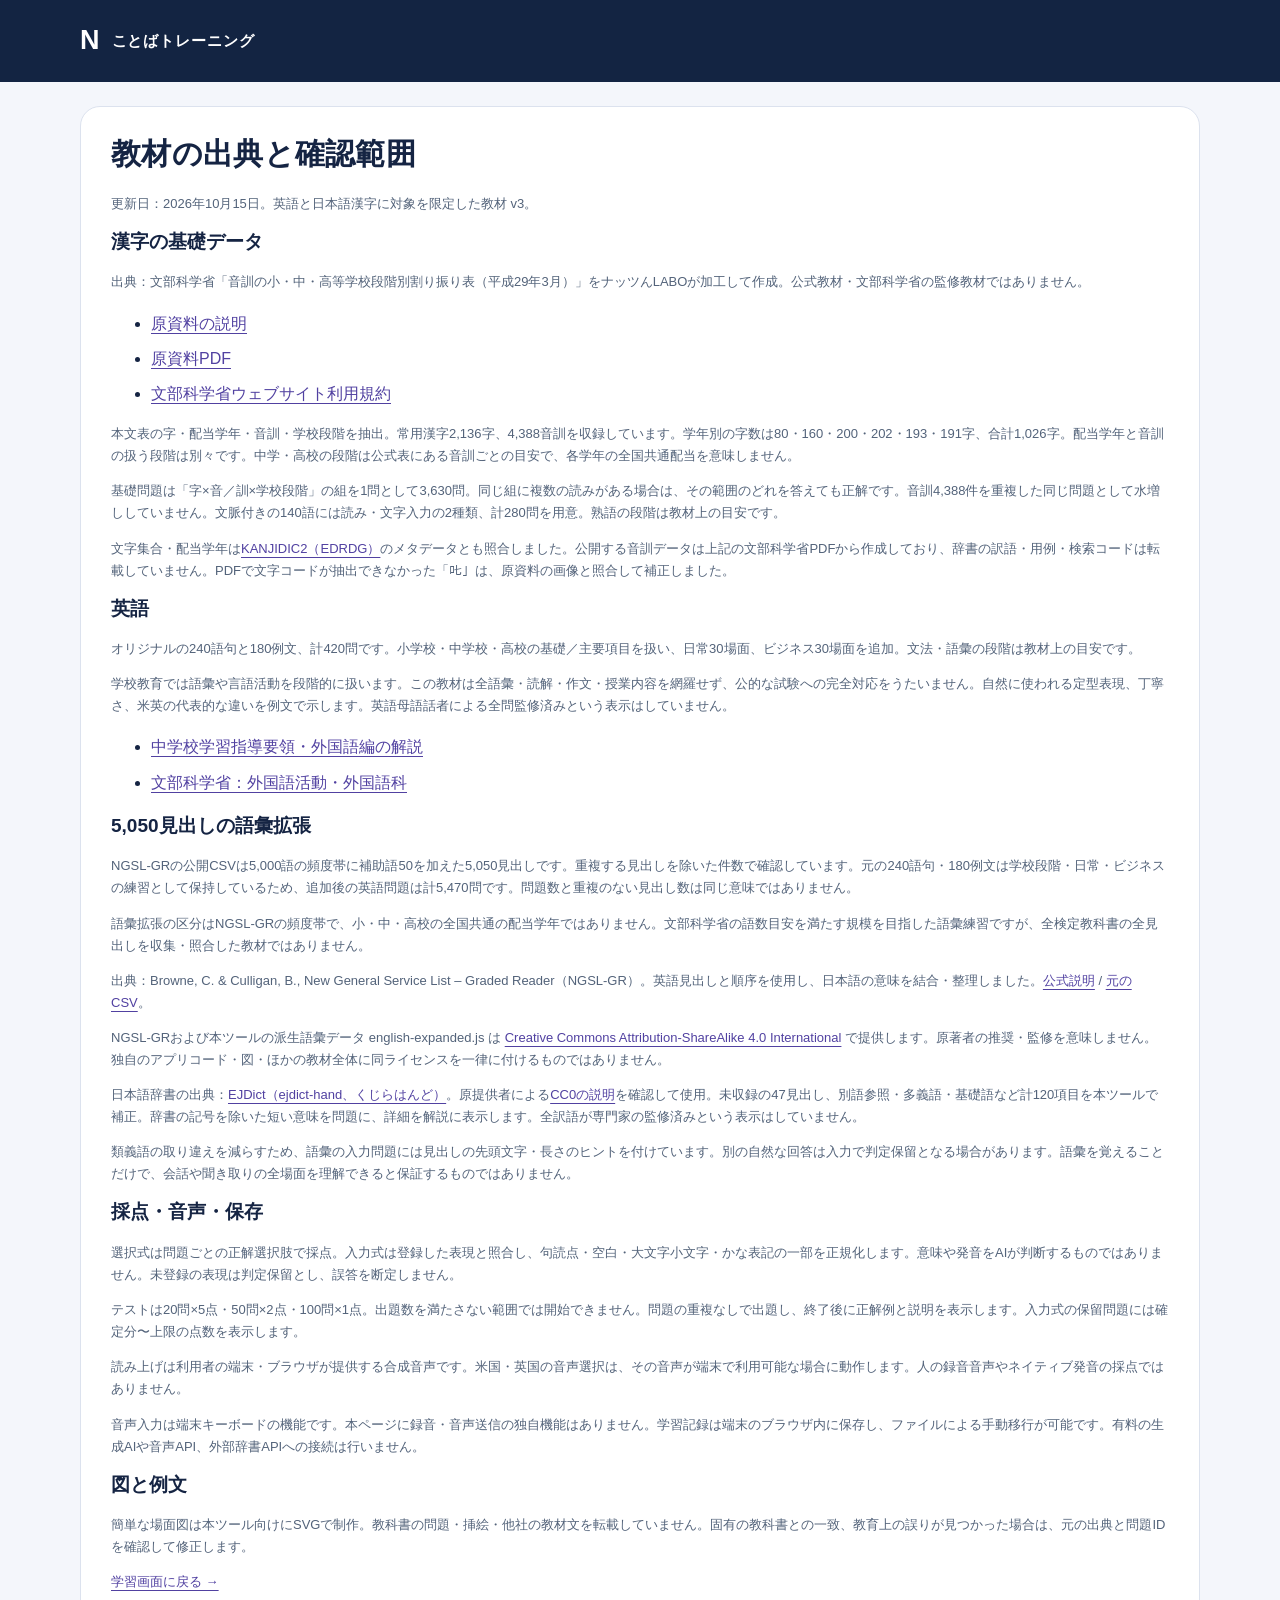
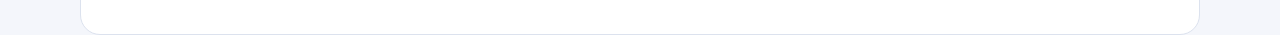
<file: learn/sources.html>
<!doctype html><html lang="ja"><head><meta charset="utf-8"><meta name="viewport" content="width=device-width,initial-scale=1"><title>教材の出典と確認範囲｜LABOことばトレーニング</title><link rel="stylesheet" href="learn.css?v=2"></head><body><header class="topbar"><a class="brand" href="./">N<span>ことばトレーニング</span></a></header><main><section class="guide"><h1 style="font-size:30px">教材の出典と確認範囲</h1><p>更新日：2026年10月15日。英語と日本語漢字に対象を限定した教材 v3。</p><h2>漢字の基礎データ</h2><p>出典：文部科学省「音訓の小・中・高等学校段階別割り振り表（平成29年3月）」をナッツんLABOが加工して作成。公式教材・文部科学省の監修教材ではありません。</p><ul><li><a href="https://www.mext.go.jp/a_menu/shotou/new-cs/1385768.htm">原資料の説明</a></li><li><a href="https://www.mext.go.jp/a_menu/shotou/new-cs/__icsFiles/afieldfile/2017/05/15/1385768.pdf">原資料PDF</a></li><li><a href="https://www.mext.go.jp/b_menu/1351168.htm">文部科学省ウェブサイト利用規約</a></li></ul><p>本文表の字・配当学年・音訓・学校段階を抽出。常用漢字2,136字、4,388音訓を収録しています。学年別の字数は80・160・200・202・193・191字、合計1,026字。配当学年と音訓の扱う段階は別々です。中学・高校の段階は公式表にある音訓ごとの目安で、各学年の全国共通配当を意味しません。</p><p>基礎問題は「字×音／訓×学校段階」の組を1問として3,630問。同じ組に複数の読みがある場合は、その範囲のどれを答えても正解です。音訓4,388件を重複した同じ問題として水増ししていません。文脈付きの140語には読み・文字入力の2種類、計280問を用意。熟語の段階は教材上の目安です。</p><p>文字集合・配当学年は<a href="https://www.edrdg.org/wiki/KANJIDIC_Project.html">KANJIDIC2（EDRDG）</a>のメタデータとも照合しました。公開する音訓データは上記の文部科学省PDFから作成しており、辞書の訳語・用例・検索コードは転載していません。PDFで文字コードが抽出できなかった「𠮟」は、原資料の画像と照合して補正しました。</p><h2>英語</h2><p>オリジナルの240語句と180例文、計420問です。小学校・中学校・高校の基礎／主要項目を扱い、日常30場面、ビジネス30場面を追加。文法・語彙の段階は教材上の目安です。</p><p>学校教育では語彙や言語活動を段階的に扱います。この教材は全語彙・読解・作文・授業内容を網羅せず、公的な試験への完全対応をうたいません。自然に使われる定型表現、丁寧さ、米英の代表的な違いを例文で示します。英語母語話者による全問監修済みという表示はしていません。</p><ul><li><a href="https://www.mext.go.jp/content/20210531-mxt_kyoiku01-100002608_010.pdf">中学校学習指導要領・外国語編の解説</a></li><li><a href="https://www.mext.go.jp/a_menu/shotou/zyouhou/mext_00012.html">文部科学省：外国語活動・外国語科</a></li></ul><h2>5,050見出しの語彙拡張</h2><p>NGSL-GRの公開CSVは5,000語の頻度帯に補助語50を加えた5,050見出しです。重複する見出しを除いた件数で確認しています。元の240語句・180例文は学校段階・日常・ビジネスの練習として保持しているため、追加後の英語問題は計5,470問です。問題数と重複のない見出し数は同じ意味ではありません。</p><p>語彙拡張の区分はNGSL-GRの頻度帯で、小・中・高校の全国共通の配当学年ではありません。文部科学省の語数目安を満たす規模を目指した語彙練習ですが、全検定教科書の全見出しを収集・照合した教材ではありません。</p><p>出典：Browne, C. &amp; Culligan, B., New General Service List – Graded Reader（NGSL-GR）。英語見出しと順序を使用し、日本語の意味を結合・整理しました。<a href="https://www.newgeneralservicelist.com/ngsl-graded-reader">公式説明</a> / <a href="https://www.newgeneralservicelist.com/s/NGSL-GR_rank.csv">元のCSV</a>。</p><p>NGSL-GRおよび本ツールの派生語彙データ english-expanded.js は <a rel="license" href="https://creativecommons.org/licenses/by-sa/4.0/">Creative Commons Attribution-ShareAlike 4.0 International</a> で提供します。原著者の推奨・監修を意味しません。独自のアプリコード・図・ほかの教材全体に同ライセンスを一律に付けるものではありません。</p><p>日本語辞書の出典：<a href="https://github.com/kujirahand/EJDict">EJDict（ejdict-hand、くじらはんど）</a>。原提供者による<a href="https://github.com/kujirahand/EJDict/blob/master/README.md">CC0の説明</a>を確認して使用。未収録の47見出し、別語参照・多義語・基礎語など計120項目を本ツールで補正。辞書の記号を除いた短い意味を問題に、詳細を解説に表示します。全訳語が専門家の監修済みという表示はしていません。</p><p>類義語の取り違えを減らすため、語彙の入力問題には見出しの先頭文字・長さのヒントを付けています。別の自然な回答は入力で判定保留となる場合があります。語彙を覚えることだけで、会話や聞き取りの全場面を理解できると保証するものではありません。</p><h2>採点・音声・保存</h2><p>選択式は問題ごとの正解選択肢で採点。入力式は登録した表現と照合し、句読点・空白・大文字小文字・かな表記の一部を正規化します。意味や発音をAIが判断するものではありません。未登録の表現は判定保留とし、誤答を断定しません。</p><p>テストは20問×5点・50問×2点・100問×1点。出題数を満たさない範囲では開始できません。問題の重複なしで出題し、終了後に正解例と説明を表示します。入力式の保留問題には確定分〜上限の点数を表示します。</p><p>読み上げは利用者の端末・ブラウザが提供する合成音声です。米国・英国の音声選択は、その音声が端末で利用可能な場合に動作します。人の録音音声やネイティブ発音の採点ではありません。</p><p>音声入力は端末キーボードの機能です。本ページに録音・音声送信の独自機能はありません。学習記録は端末のブラウザ内に保存し、ファイルによる手動移行が可能です。有料の生成AIや音声API、外部辞書APIへの接続は行いません。</p><h2>図と例文</h2><p>簡単な場面図は本ツール向けにSVGで制作。教科書の問題・挿絵・他社の教材文を転載していません。固有の教科書との一致、教育上の誤りが見つかった場合は、元の出典と問題IDを確認して修正します。</p><p><a href="./">学習画面に戻る →</a></p></section></main></body></html>
</file>
<file: learn/learn.css>
:root{--ink:#152443;--muted:#53637a;--navy:#132442;--purple:#6452bd;--line:#dce2ee;--mint:#e5f6ee;--paper:#fff;--bg:#f4f6fb;--sand:#fff4de}*{box-sizing:border-box}body{margin:0;background:var(--bg);color:var(--ink);font:16px/1.7 -apple-system,BlinkMacSystemFont,"Hiragino Kaku Gothic ProN",Meiryo,sans-serif}button,input,textarea,select{font:inherit}button,a,input,select,textarea{-webkit-tap-highlight-color:transparent}button,.file-button{cursor:pointer}button:disabled{cursor:default;opacity:.55}a{color:#5141a1;text-underline-offset:4px}button:focus-visible,a:focus-visible,input:focus-visible,select:focus-visible,textarea:focus-visible{outline:3px solid #8164d9;outline-offset:4px}button{border:1px solid var(--line);border-radius:12px;padding:10px 16px;min-height:44px;background:#fff;color:var(--ink);font-weight:650}button:hover:not(:disabled){border-color:#8174ba;background:#f7f4ff}.skip{position:absolute;top:-100px;left:15px;background:white;padding:10px;z-index:20}.skip:focus{top:10px}.topbar{background:var(--navy);padding:18px max(20px,calc((100vw - 1120px)/2));display:flex;align-items:center;justify-content:space-between;gap:12px;color:white}.brand{color:white;text-decoration:none;font-size:27px;font-weight:850;display:flex;gap:12px;align-items:center}.brand span{font-size:15px;letter-spacing:.06em}.free-tag{font-size:12px;border:1px solid #687991;border-radius:99px;padding:4px 12px;white-space:nowrap}main{width:min(1120px,calc(100% - 40px));margin:auto}.intro{display:grid;grid-template-columns:1fr 1fr;align-items:center;gap:20px;padding:56px 0 40px}.eyebrow{font-size:11px;letter-spacing:.18em;color:var(--purple);font-weight:800;margin:0 0 10px}h1{font-size:clamp(34px,4.6vw,54px);letter-spacing:.01em;line-height:1.3;margin:0 0 20px}h2{font-size:22px;line-height:1.5;margin:0 0 15px}h3{line-height:1.5}.intro-copy{color:var(--muted);margin:0}.intro-art{height:258px;position:relative;border-radius:50%;background:radial-gradient(ellipse,#e7e2fa,transparent 70%);max-width:480px}.orbit{position:absolute;left:35%;top:27%;width:130px;height:130px;background:var(--navy);color:white;border-radius:50%;display:flex;flex-direction:column;justify-content:center;text-align:center;font-size:25px;font-weight:750;box-shadow:0 12px 30px #13244220}.orbit span{font-size:16px;color:#d5cbf6}.bubble{position:absolute;background:white;border:1px solid #dfdeee;box-shadow:0 7px 20px #13244209;padding:7px 16px;border-radius:15px;font-weight:650}.b1{top:0;left:13%;transform:rotate(-7deg)}.b2{top:18px;right:0;transform:rotate(6deg)}.b3{top:99px;left:0}.b4{top:124px;right:-3px}.b5{bottom:8px;left:20%}.b6{bottom:0;right:4%;transform:rotate(-5deg)}.language-section h2{font-size:17px;display:flex;gap:15px;align-items:center;justify-content:space-between}.language-section h2 span{font-size:12px;font-weight:500;color:var(--muted)}.languages{display:grid;grid-template-columns:repeat(6,minmax(0,1fr));gap:10px;margin-bottom:30px}.language{padding:17px 10px;display:grid;text-align:left;gap:1px;font-weight:650}.language .mark{font-size:27px;color:var(--purple);margin-bottom:9px}.language small{font-size:11px;color:var(--muted);font-weight:500}.language[aria-pressed=true]{border:2px solid var(--purple);background:#f0ecfc;padding:16px 9px}.workspace{background:var(--paper);border:1px solid var(--line);border-radius:24px;overflow:hidden;box-shadow:0 12px 35px #13244206;scroll-margin-top:20px}.workspace-head{padding:26px 30px 18px;display:flex;align-items:center;justify-content:space-between;gap:16px}.workspace-head h2{margin:0;font-size:24px}.summary{font-size:13px;color:var(--muted);text-align:right}.summary strong{font-size:23px;color:var(--purple)}.view-nav{padding:0 30px;display:flex;gap:25px;border-bottom:1px solid var(--line);overflow-x:auto}.view-nav button{border:0;border-bottom:3px solid transparent;border-radius:0;background:transparent;padding:12px 0;white-space:nowrap;color:var(--muted)}.view-nav button[aria-current=page]{border-color:var(--purple);color:var(--purple)}.filters{display:flex;align-items:end;gap:12px;padding:20px 30px;border-bottom:1px solid var(--line);background:#fafbfe}.filters label{font-size:12px;color:var(--muted);display:grid;gap:4px;flex:1;max-width:260px}select{width:100%;border:1px solid #cfd6e5;min-height:44px;border-radius:10px;background:white;padding:6px 30px 6px 10px;color:var(--ink);font-size:14px}.quiet{background:transparent;font-size:13px}.practice-layout{display:grid;grid-template-columns:225px minmax(0,1fr)}.lesson-list{padding:20px 12px;background:#fafbfe;border-right:1px solid var(--line)}.lesson-list h3{font-size:12px;color:var(--muted);margin:0 10px 10px}.lesson-list button{display:block;width:100%;margin:5px 0;padding:11px 12px;font-size:13px;text-align:left;border-color:transparent;background:transparent;font-weight:500}.lesson-list button[aria-current=true]{background:#eeeafa;color:#4b3899;border-color:#d5c9f4}.lesson-list button span{display:block;font-size:11px;color:var(--muted)}.exercise{padding:25px 30px 30px;min-width:0}.mode-tabs{display:flex;flex-wrap:wrap;gap:7px;margin:0 0 24px}.mode-tabs button{font-size:12px;padding:7px 11px}.mode-tabs button[aria-pressed=true]{background:var(--navy);color:#fff;border-color:var(--navy)}.question-head{display:flex;justify-content:space-between;gap:15px;align-items:start}.tag{font-size:11px;letter-spacing:.04em;color:#66549b;background:#f0ecfa;padding:4px 10px;border-radius:99px;display:inline-block}.exercise h3{font-size:24px;margin:10px 0}.star{border:0;padding:6px;font-size:13px;color:#6d5c3a;white-space:nowrap}.star[aria-pressed=true]{background:var(--sand)}.scene{border-radius:16px;background:#f1f2fa;margin:15px 0 20px;overflow:hidden}.scene svg{display:block;width:100%;height:auto;max-height:210px}.prompt{font-size:18px;line-height:1.8;margin:15px 0}.micro{font-size:12px;color:var(--muted)}.options{display:grid;gap:10px;margin-top:20px}.option{padding:15px 17px;text-align:left;font-weight:500;overflow-wrap:anywhere}.option.selected{border-color:var(--purple);background:#f1ecff}.answer-label{font-size:13px;font-weight:650;display:block;margin-top:15px}.answer{width:100%;min-height:100px;border:1px solid #b9c4d8;border-radius:12px;padding:14px;margin-top:7px;background:#fcfdff;color:var(--ink);resize:vertical;line-height:1.7;font-size:18px}.actions{display:flex;flex-wrap:wrap;gap:9px;margin-top:15px}.primary{background:var(--navy);color:#fff;border-color:var(--navy)}.primary:hover:not(:disabled){background:#253d65;color:white}.result{padding:17px 20px;border-radius:14px;background:var(--sand);border:1px solid #ecd6ac;margin-top:20px;overflow-wrap:anywhere}.result.correct{background:var(--mint);border-color:#b9ddcc}.result h4{margin:0 0 8px;font-size:18px}.result p{margin:8px 0}.model{font-size:20px;font-weight:650}.answer-reveal{border:1px solid var(--line);padding:16px;border-radius:12px;margin-top:15px}.check-row{display:flex;flex-wrap:wrap;gap:15px;margin-top:20px;border-top:1px solid var(--line);padding-top:18px}.check-row label{font-size:13px;display:flex;align-items:center;gap:7px;min-height:36px}input[type=checkbox]{width:19px;height:19px;accent-color:var(--purple)}.next-row{display:flex;justify-content:space-between;gap:12px;margin-top:20px}.next-row button{font-size:13px}.empty{padding:45px 25px;text-align:center;color:var(--muted)}.word-grid{display:grid;grid-template-columns:1fr 1fr;gap:15px;padding:25px 30px}.word-card{padding:22px;border:1px solid var(--line);border-radius:16px;min-width:0}.word-card h3{font-size:24px;margin:8px 0;overflow-wrap:anywhere}.word-card p{margin:6px 0;overflow-wrap:anywhere}.word-card .example{font-size:14px}.word-card button{font-size:12px}.progress-wrap{padding:25px 30px;overflow:auto}table{width:100%;border-collapse:collapse;font-size:13px}th,td{padding:13px 10px;border-bottom:1px solid var(--line);text-align:center;white-space:nowrap}th:first-child,td:first-child{text-align:left;min-width:140px}th{color:var(--muted);font-size:11px}.guide,.backup{background:white;border:1px solid var(--line);padding:27px 30px;border-radius:20px;margin-top:24px}.guide h2,.backup h2{font-size:19px}.guide p,.guide ol,.backup p{font-size:13px;color:var(--muted)}.guide li{margin:8px 0}.backup{display:flex;justify-content:space-between;gap:20px;align-items:center}.backup p{margin-bottom:0}.backup-actions{display:flex;flex-wrap:wrap;gap:9px;min-width:160px}.backup-actions button,.file-button{font-size:12px}.file-button{position:relative;display:inline-flex;align-items:center;justify-content:center;border:1px solid var(--line);border-radius:12px;padding:10px 16px;min-height:44px;font-weight:650;overflow:hidden}.file-button input{position:absolute;inset:0;opacity:0;width:100%;cursor:pointer}.file-button:focus-within{outline:3px solid var(--purple);outline-offset:3px}.notice{font-size:14px;color:#70491f;min-height:25px;margin:15px 0}footer{width:min(1120px,calc(100% - 40px));margin:30px auto;padding:25px 0;border-top:1px solid var(--line);color:var(--muted);font-size:12px}footer a{display:inline-block;margin-top:10px}footer span{float:right;margin-top:10px}[hidden]{display:none!important}@media(max-width:780px){.intro{grid-template-columns:1fr 1fr;padding:35px 0}.intro-art{height:230px;transform:scale(.9);transform-origin:center right}.orbit{left:28%;width:105px;height:105px;font-size:21px}.bubble{padding:6px 10px;font-size:12px}.languages{grid-template-columns:repeat(3,1fr)}.language{padding:12px}.language[aria-pressed=true]{padding:11px}.language .mark{font-size:23px;margin-bottom:0}.practice-layout{grid-template-columns:1fr}.lesson-list{order:2;border-right:0;border-top:1px solid var(--line);display:grid;grid-template-columns:1fr 1fr;gap:4px}.lesson-list h3{grid-column:1/-1}.exercise{padding:22px}.word-grid{padding:22px;gap:10px}.workspace-head{padding:23px}.view-nav{padding:0 23px}.filters{padding:15px 23px}.backup{display:block}.backup-actions{margin-top:18px}}@media(max-width:480px){main,footer{width:calc(100% - 24px)}.topbar{padding:14px 16px}.brand span{font-size:12px}.free-tag{font-size:10px;padding:4px 8px}.intro{grid-template-columns:1fr;padding:30px 8px 25px}.intro h1{font-size:37px}.intro-art{display:none}.intro-copy{font-size:14px}.language-section h2{font-size:15px;display:block}.language-section h2 span{display:block;margin-top:5px}.languages{gap:7px}.language{font-size:13px}.language small{font-size:10px}.workspace-head{padding:20px 17px}.workspace-head h2{font-size:21px}.summary{font-size:11px}.summary strong{font-size:20px}.view-nav{padding:0 17px;gap:20px}.view-nav button{font-size:13px}.filters{padding:15px 17px;flex-wrap:wrap;gap:8px}.filters label{max-width:none;min-width:120px}.filters .quiet{font-size:12px;padding:6px 10px;min-height:34px}.exercise{padding:18px}.exercise h3{font-size:21px}.prompt{font-size:17px}.mode-tabs{gap:5px}.mode-tabs button{font-size:11px;padding:7px 9px}.word-grid{grid-template-columns:1fr;padding:18px}.guide,.backup{padding:22px 20px}.progress-wrap{padding:20px 12px}.result{padding:15px}.scene svg{min-height:140px}.next-row button{padding:9px 12px}.star{font-size:11px}footer span{float:none;display:block}}@media(prefers-reduced-motion:reduce){*{scroll-behavior:auto!important}}
/* v2: two subjects, school stages, and full-score tests */
.languages{grid-template-columns:1fr 1fr}.language{grid-template-columns:50px 1fr;padding:19px 22px;align-items:center}.language .mark{grid-row:1/3;margin:0}.language[aria-pressed=true]{padding:18px 21px}.language small{display:block}.filters{flex-wrap:wrap;align-items:end}.filters label{min-width:145px}.filters input[type=search]{min-height:44px;border:1px solid #cfd6e5;border-radius:10px;max-width:100%;width:100%;padding:7px 10px;font-size:14px}.range-note{font-size:12px;color:var(--muted);padding:10px 30px;margin:0;border-bottom:1px solid var(--line)}.scope-label{font-size:11px;color:var(--muted);margin-top:5px}.pagination{display:flex;flex-wrap:wrap;gap:10px;align-items:center;justify-content:center;padding:18px;border-top:1px solid var(--line);font-size:12px}.pagination button{font-size:12px}.question-count{color:var(--muted);font-size:12px}.test-area{padding:28px 30px}.test-config{display:flex;gap:14px;flex-wrap:wrap;align-items:end;margin:20px 0}.test-config label{font-size:13px;display:grid;gap:5px;min-width:160px}.test-top{display:flex;justify-content:space-between;align-items:center;gap:10px;border-bottom:1px solid var(--line);padding-bottom:16px}.test-dots{display:flex;flex-wrap:wrap;gap:5px;margin:15px 0}.test-dots button{min-height:32px;min-width:32px;font-size:11px;padding:3px 6px;border-radius:8px}.test-dots button.answered{background:#e5f6ee;border-color:#99bcb0}.test-dots button[aria-current=true]{outline:2px solid var(--purple);outline-offset:1px}.test-score{font-size:48px;font-weight:800;color:var(--purple);margin:8px 0}.test-review{border:1px solid var(--line);border-radius:14px;padding:18px;margin:12px 0}.test-review.correct{border-left:5px solid #4d9e7f}.test-review p{margin:6px 0;overflow-wrap:anywhere}.test-review h4{margin:0 0 10px}.test-review .micro{margin-top:10px}.exam-note{padding:14px 18px;background:#fff4de;border-radius:12px;font-size:13px}.kanji-tile{font-family:serif;font-size:90px}.voice-tools{display:flex;gap:8px;align-items:center;flex-wrap:wrap;margin-top:14px}.voice-tools select{width:auto;min-width:130px;font-size:12px}.voice-tools label{font-size:12px;color:var(--muted)}.progress-summary{font-size:13px;color:var(--muted)}.test-history{font-size:13px;padding:16px 0}.pronunciation-note{font-size:12px;color:var(--muted);margin:8px 0}.prompt{white-space:pre-line}.result.partial{background:#fff4de}.save-hint{font-size:12px;color:var(--muted)}@media(max-width:480px){.languages{grid-template-columns:1fr 1fr}.language{padding:14px 10px;grid-template-columns:35px 1fr}.language[aria-pressed=true]{padding:13px 9px}.language .mark{font-size:23px}.filters label{min-width:120px}.range-note{padding:10px 17px}.test-area{padding:20px 17px}.test-config label{min-width:120px;flex:1}.view-nav{gap:16px}.view-nav button{font-size:12px}.test-score{font-size:38px}.voice-tools button{font-size:12px;padding:8px 10px}.test-top button{font-size:12px}}
</file>
<file: games/action/action.css>
:root{color-scheme:dark;--bg:#101426;--panel:#20263c;--ink:#f8f3f8;--muted:#c0bad0;--rose:#efb9ce;--line:#555c78}*{box-sizing:border-box}body{margin:0;background:var(--bg);color:var(--ink);font-family:-apple-system,BlinkMacSystemFont,'Yu Gothic',Meiryo,sans-serif}button,a{touch-action:manipulation}button{font:inherit;cursor:pointer;border:1px solid #65708b;background:#292f46;color:var(--ink);border-radius:11px;min-height:44px;padding:9px 13px}button:disabled{cursor:default;opacity:.55}button:hover:not(:disabled){background:#3d405c}button:focus-visible,a:focus-visible,summary:focus-visible{outline:3px solid #fff0c5;outline-offset:3px}a{color:inherit;text-decoration:none}.nav{max-width:1100px;margin:auto;display:flex;justify-content:space-between;gap:14px;padding:22px 16px;font-size:13px}.brand{font-weight:850;letter-spacing:.06em}.wrap{max-width:1080px;margin:auto;padding:0 14px 34px}.heading{display:flex;align-items:center;justify-content:space-between;gap:15px;margin-bottom:22px}h1{font-size:clamp(22px,3.4vw,35px);margin:8px 0;letter-spacing:.02em}.eyebrow{font-size:10px;color:#efbdcf;font-weight:800;letter-spacing:.15em;margin:0}.badge{border:1px solid #78718b;border-radius:99px;padding:7px 12px;font-size:11px;white-space:nowrap;color:#e5d8eb}.stage-tabs{display:flex;gap:8px;margin-bottom:12px}.stage-tabs button{flex:1;text-align:left;font-size:13px;padding:11px 13px}.stage-tabs button[aria-current=true]{border-color:#e7bed0;background:#43344d}.stage-tabs small{display:block;color:#d1bbcf;font-size:10px;margin-top:4px}.hud{display:flex;justify-content:space-between;gap:10px;flex-wrap:wrap;padding:12px 14px;background:#20263c;border:1px solid #5c5872;border-bottom:0;border-radius:14px 14px 0 0;font-size:12px}.hud span:first-child{color:#edc7d5;font-weight:bold}.hud b{color:#fff4d7;margin-left:4px}.stage{position:relative;isolation:isolate;border:2px solid #766c8b;border-radius:0 0 15px 15px;overflow:hidden;background:#d8c7ad;box-shadow:0 14px 40px #0004}canvas{display:block;width:100%;aspect-ratio:16/9;touch-action:none}.overlay{position:absolute;inset:0;z-index:2;background:#111627ba;display:grid;place-items:center;padding:15px}.overlay[hidden]{display:none}.panel{width:min(580px,98%);max-height:100%;overflow:auto;background:#20243bef;border:1px solid #b9a1b8;border-radius:18px;padding:clamp(17px,3.2vw,30px);text-align:center;box-shadow:0 18px 45px #0008}.panel h2{font-size:clamp(20px,3.3vw,30px);margin:10px 0}.panel p{white-space:pre-line;color:#e0d5e1;font-size:14px;line-height:1.85}.panel-details{font-size:12px;line-height:1.8;color:#ffe8bd}.panel-actions{display:flex;flex-wrap:wrap;justify-content:center;gap:10px;margin-top:17px}.primary{background:#efb9ce!important;border-color:#efb9ce;color:#2b2035;font-weight:bold;min-width:130px;border-radius:99px}.secondary{background:#ffffff12;border-radius:99px}.hint{padding:12px 14px;margin:9px 0;background:#212b3b;border-left:3px solid #c9adc5;border-radius:5px;font-size:13px;line-height:1.65;min-height:44px}.toolbar{display:flex;justify-content:space-between;flex-wrap:wrap;gap:9px;margin:14px 0}.toolbar>div{display:flex;gap:7px;flex-wrap:wrap}.toolbar button{font-size:12px}.controls{display:flex;justify-content:space-between;align-items:center;gap:12px;user-select:none;-webkit-user-select:none}.controls>div{display:flex;gap:9px}.controls button{height:60px;min-width:66px;touch-action:none;font-weight:bold;font-size:14px}.movement button{font-size:23px}.controls .jump{background:#74546d;border-color:#d6aec3;min-width:95px}.controls button.pressed{background:#a5748e}.controls button.cooldown{opacity:.5}.help,.credits{color:var(--muted);font-size:12px;line-height:1.85;margin:17px 3px}.journal{margin-top:35px;padding:24px;border:1px solid #626177;border-radius:19px;background:linear-gradient(135deg,#21263a,#292137)}.journal-heading{display:flex;justify-content:space-between;align-items:center;gap:14px}.journal h2{font-size:24px;margin:8px 0 0}.journal-intro{color:#d0c3d7;font-size:13px;line-height:1.8}.records{display:grid;grid-template-columns:repeat(3,minmax(0,1fr));gap:11px;margin:22px 0}.record{border:1px solid #706278;background:#161e30;padding:17px;border-radius:13px}.record h3{font-size:14px;margin:0 0 13px}.record p{font-size:12px;color:#c9c0d2;line-height:1.8;margin:4px 0}.record b{color:#fff0c5}.record button{width:100%;margin-top:11px;font-size:12px}.achievements{display:flex;gap:8px;flex-wrap:wrap;margin-bottom:22px}.achievement{border:1px solid #544e66;padding:9px 12px;border-radius:99px;color:#a79ab5;font-size:11px}.achievement.done{background:#49344a;color:#ffe4bf;border-color:#b894aa}.journal>h3{font-size:15px}.journal details{border-top:1px solid #5b516b;padding-top:17px;font-size:13px}.journal summary{cursor:pointer;font-weight:bold;min-height:32px}.memory-list p{padding:13px 0;border-bottom:1px solid #ffffff18;color:#d2c8dd;line-height:1.9}.memory-list b{display:block;color:#f0c3d5}.epilogue{margin-top:20px;padding:20px;border:1px solid #d2b68c;border-radius:13px;background:#453347;font-size:14px;line-height:1.9;color:#fff0d2}footer{text-align:center;color:#a69ab5;font-size:12px;padding:15px 0 30px}@media(max-width:650px){.heading{display:block}.heading .badge{display:inline-block;margin-top:5px}.hud{gap:6px;padding:10px;font-size:11px}.hud span:first-child{width:100%}.stage-tabs button{font-size:11px;padding:8px}.stage-tabs small{font-size:9px}.controls{gap:6px}.controls>div{gap:5px}.controls button{min-width:43px;height:57px;padding:6px 8px;font-size:11px}.movement button{font-size:18px}.controls .jump{min-width:68px}.journal{padding:17px}.journal-heading{display:block}.journal-heading .badge{display:inline-block;margin-top:10px}.records{grid-template-columns:1fr}.record{display:grid;grid-template-columns:1fr 1fr;gap:2px 10px}.record h3{grid-column:1/-1;margin-bottom:8px}.record button{grid-column:1/-1}.panel{padding:12px}.panel h2{margin:6px 0;font-size:19px}.panel p{font-size:11px;margin:6px 0}.panel-details{font-size:10px}.panel-actions{margin-top:8px}.panel-actions button{padding:7px 12px;min-height:38px;font-size:12px}}@media(prefers-reduced-motion:reduce){*{scroll-behavior:auto}}

/* Keep native selection, callouts and browser panning out of the game controls. */
.stage,.controls,.controls *,.toolbar button{user-select:none;-webkit-user-select:none;-webkit-touch-callout:none;-webkit-tap-highlight-color:transparent}
.controls,.controls *,.stage canvas{touch-action:none}
.controls button{position:relative;-webkit-appearance:none;appearance:none;}
.controls{overscroll-behavior:none}
.play-area{position:relative}
.toolbar .view-tools{display:flex;gap:7px;flex-wrap:wrap}
body.game-mode{position:fixed;inset:0;overflow:hidden;overscroll-behavior:none;touch-action:none}
body.game-mode .play-area{position:fixed;inset:0;z-index:1000;height:100dvh;height:var(--game-viewport-height,100dvh);width:100%;display:grid;grid-template-rows:auto minmax(0,1fr) auto auto auto;gap:6px;padding:max(8px,env(safe-area-inset-top)) max(10px,env(safe-area-inset-right)) max(8px,env(safe-area-inset-bottom)) max(10px,env(safe-area-inset-left));background:#101426;overflow:hidden;touch-action:none;overscroll-behavior:none}
body.game-mode .hud{border:1px solid #5c5872;border-radius:10px;padding:8px 11px}
body.game-mode .stage{min-height:0;width:100%;height:100%;border-radius:12px;background:#1c2031;box-shadow:none}
body.game-mode canvas{width:100%;height:100%;aspect-ratio:auto;object-fit:contain}
body.game-mode .hint{margin:0;padding:7px 10px;font-size:11px;min-height:30px}
body.game-mode .toolbar{margin:0;gap:5px;align-items:center}
body.game-mode .toolbar>div{gap:5px}
body.game-mode .toolbar button{min-height:36px;padding:6px 10px;font-size:11px}
body.game-mode .controls{padding:2px 0}
body.game-mode #playView{background:#514055;border-color:#d2acc8}
@media(pointer:coarse), (max-width:650px){
 .controls{display:grid;grid-template-columns:minmax(0,1fr) minmax(0,1.15fr);gap:12px;align-items:end}
 .controls .movement{display:grid;grid-template-columns:1fr 1fr;gap:7px;align-items:end}
 .controls .abilities{display:grid;grid-template-columns:minmax(0,1fr) minmax(0,1.3fr);grid-template-rows:44px 44px;gap:7px}
 .controls button{min-width:0;width:100%;height:72px;min-height:44px;padding:8px;font-size:13px;border-radius:15px}
 .controls .movement button{font-size:26px}
 .controls #interact{grid-column:1;grid-row:1;height:44px;font-size:12px}
 .controls #dash{grid-column:1;grid-row:2;height:44px;font-size:12px}
 .controls #jump{grid-column:2;grid-row:1 / span 2;height:95px;min-width:0;font-size:15px}
}
@media(orientation:landscape) and (max-height:520px){
 body.game-mode .play-area{grid-template-rows:auto minmax(0,1fr);gap:4px}
 body.game-mode .hud{font-size:10px;padding:6px 9px;flex-wrap:nowrap}
 body.game-mode .hud span:first-child{width:auto;max-width:170px;overflow:hidden;white-space:nowrap;text-overflow:ellipsis}
 body.game-mode .hint{display:none}
 body.game-mode .toolbar{position:absolute;z-index:4;right:max(14px,env(safe-area-inset-right));top:max(46px,calc(env(safe-area-inset-top) + 42px));justify-content:flex-end}
 body.game-mode .toolbar button{background:#252a41e8;min-height:32px;padding:4px 8px;font-size:10px}
 body.game-mode .controls{position:absolute;z-index:3;left:max(14px,env(safe-area-inset-left));right:max(14px,env(safe-area-inset-right));bottom:max(12px,env(safe-area-inset-bottom));display:flex;justify-content:space-between;pointer-events:none;align-items:end}
 body.game-mode .controls>div{pointer-events:auto}
 body.game-mode .controls .movement{width:155px}
 body.game-mode .controls .abilities{width:190px;grid-template-rows:36px 36px;gap:6px}
 body.game-mode .controls button{height:65px;background:#30314be8}
 body.game-mode .controls #interact,body.game-mode .controls #dash{height:36px}
 body.game-mode .controls #jump{height:78px;background:#74546dee}
}

.bgm-volume{display:flex;align-items:center;gap:5px;font-size:11px}.bgm-volume input{width:64px;min-height:36px;accent-color:#efb9ce;touch-action:pan-x}.bgm-volume output{min-width:3em}
@media(orientation:landscape) and (max-height:520px){body.game-mode .bgm-volume{padding:0 6px;border-radius:8px;background:#252a41e8}body.game-mode .bgm-volume input{width:50px;min-height:32px}}

.mode-select{display:flex;gap:8px;flex-wrap:wrap;align-items:center;margin-bottom:14px}.mode-select button[aria-pressed=true]{background:#6c425d;border-color:#efb9ce}.mode-select span{color:#c9bfd2;font-size:12px;line-height:1.7}.controls .kick{background:#886947;border-color:#f1cf9a;min-width:74px}.controls .abilities{flex-wrap:wrap}.rank-form{padding:13px;background:#11182e;border:1px solid #b797a8;border-radius:12px;margin-top:12px;text-align:left}.rank-form[hidden]{display:none}.rank-form label{font-size:12px;display:block;margin-bottom:8px}.rank-form>div{display:flex;gap:8px;flex-wrap:wrap}.rank-form input{flex:1;min-width:130px;width:160px;border:1px solid #8e7b96;border-radius:9px;background:#fff7f8;color:#272036;font:inherit;font-size:16px;padding:9px;touch-action:manipulation}.rank-form p{font-size:11px;margin-bottom:0;line-height:1.6}.leaderboard{margin-top:28px;background:#202338;border:1px solid #6c607c;border-radius:18px;padding:24px}.leaderboard h2{font-size:25px;margin:10px 0 18px}.leaderboard p{font-size:12px;color:#d2c5d8;line-height:1.8}.ranking-filters{display:flex;gap:12px;flex-wrap:wrap;align-items:center}.ranking-filters label{font-size:12px;display:flex;gap:7px;align-items:center}.ranking-filters select{font:inherit;border:1px solid #89758e;background:#151d30;border-radius:8px;color:white;padding:10px;min-height:44px;max-width:170px}.ranking-scroll{overflow-x:auto}.leaderboard table{border-collapse:collapse;width:100%;min-width:330px;text-align:left;font-size:13px}.leaderboard th{color:#e9b9cf;font-size:11px}.leaderboard td,.leaderboard th{padding:13px 8px;border-bottom:1px solid #54455c}.leaderboard tbody tr:first-child{color:#ffe0a7}.leaderboard td:nth-child(2){max-width:140px;overflow-wrap:anywhere}
@media(pointer:coarse),(max-width:650px){.controls{grid-template-columns:minmax(0,.8fr) minmax(0,1.4fr);gap:8px}.controls .abilities{grid-template-columns:1fr 1fr;grid-template-rows:56px 56px;gap:6px}.controls #jump{grid-column:1;grid-row:1;height:56px;font-size:13px}.controls #dash{grid-column:2;grid-row:1;height:56px;font-size:13px}.controls #interact{grid-column:1;grid-row:2;height:56px;font-size:12px}.controls #kick{grid-column:2;grid-row:2;height:56px;min-width:0;font-size:15px}.controls .movement button{height:80px}.leaderboard{padding:16px}.mode-select span{width:100%}.rank-form{padding:9px}.rank-form input{min-width:105px}.rank-form p{font-size:10px}}
@media(orientation:landscape) and (max-height:520px){body.game-mode .controls .abilities{width:210px;grid-template-rows:38px 38px}body.game-mode .controls #jump,body.game-mode .controls #dash,body.game-mode .controls #interact,body.game-mode .controls #kick{height:38px}body.game-mode .controls #kick{background:#886947ee}body.game-mode .controls .movement{width:145px}}
/* Fixed positioning locks the page; menus may still scroll inside the game. */
body.game-mode,body.game-mode .play-area{touch-action:auto}.overlay .panel{touch-action:pan-y;overscroll-behavior:contain}.rank-form input{user-select:text;-webkit-user-select:text;-webkit-touch-callout:default}
</file>
<file: games/fight/fight.css>
:root{color-scheme:dark;--pink:#edb8cd;--cyan:#76d7e5}*{box-sizing:border-box}body{margin:0;color:#fff5f8;background:#10162b;font-family:-apple-system,BlinkMacSystemFont,'Yu Gothic',Meiryo,sans-serif}button,input,select,textarea{font:inherit}button{cursor:pointer;background:#29314a;color:#fff3f8;border:1px solid #75627e;border-radius:10px;padding:10px 14px;min-height:44px;touch-action:manipulation}button:disabled{opacity:.5;cursor:default}button:focus-visible,input:focus-visible,select:focus-visible,a:focus-visible{outline:3px solid #f8dda7;outline-offset:3px}a{color:inherit;text-decoration:none}.nav{max-width:1120px;margin:auto;padding:22px 16px;display:flex;justify-content:space-between;font-size:12px}.wrap{max-width:1080px;margin:auto;padding:10px 16px 35px}.heading{display:flex;justify-content:space-between;gap:20px;align-items:center;margin-bottom:25px}.eyebrow{font-size:10px;letter-spacing:.18em;font-weight:bold;color:#edb8cd}h1{font-size:clamp(34px,6vw,57px);margin:8px 0;letter-spacing:.03em}.heading>div>p:last-child{color:#c1b6cd;font-size:13px}.badge{border:1px solid #95758e;border-radius:99px;padding:10px 14px;white-space:nowrap;font-size:12px}.setup{display:grid;grid-template-columns:1.1fr 1fr;gap:25px;padding:22px;border:1px solid #5b5674;border-radius:17px;background:#20263d;margin-bottom:22px}h2{font-size:20px;margin:0 0 15px}.characters{display:flex;gap:8px}.characters button{flex:1;text-align:left;padding:12px 10px}.characters button b{display:block;font-size:13px}.characters button small{display:block;color:#ccbcd0;line-height:1.7;font-size:10px;margin-top:7px}.characters button[aria-pressed=true]{border-color:#f4bdd2;background:#503c56}.characters .char-icon{display:block;font-size:27px;margin-bottom:10px}.mode-buttons{display:flex;gap:7px;flex-wrap:wrap;margin-top:13px}.primary{background:#edb8cd;color:#2d2439;border-color:#edb8cd;font-weight:bold}select,textarea{background:#111a30;color:#fff5f8;border:1px solid #8b7089;border-radius:8px;padding:10px;font-size:16px;max-width:100%}.setup p,.guide p,.training-settings p,.friend-panel p,.credits{font-size:12px;color:#c8bfd2;line-height:1.85}.play-shell{padding:12px;border:1px solid #7b6683;border-radius:18px;background:#191e34;position:relative}.hud{display:grid;grid-template-columns:minmax(0,1fr) 72px minmax(0,1fr);gap:18px;margin-bottom:10px}.name-row{display:flex;justify-content:space-between;gap:8px;margin-bottom:7px;font-size:12px}.name-row span{color:#ffe19e;white-space:nowrap}.hp,.meter{position:relative;overflow:hidden;background:#08121d;border-radius:5px}.hp{height:18px}.hp i,.meter i{position:absolute;inset:0 auto 0 0;width:100%;transition:width .06s linear}.pink{background:#ed96c0}.green{background:linear-gradient(90deg,#30b877,#92e5a3)}.meter-row{display:flex;align-items:center;gap:5px;margin-top:6px}.meter{height:9px;flex:1}.meter i{background:#72d9ed;width:0}.meter-row b{font-size:10px;color:#a2f1fc}.center-hud{display:flex;flex-direction:column;align-items:center}.center-hud>b{font-size:32px;color:#fff0c9;line-height:1}.center-hud>span{font-size:8px;margin-top:7px;color:#d6bccb}.arena{position:relative;overflow:hidden;border:1px solid #655570;border-radius:10px;background:#111a30}canvas{width:100%;display:block;aspect-ratio:16/9;touch-action:none}.training-hud{position:absolute;top:13px;left:50%;transform:translateX(-50%);text-align:center;background:#111b2ee0;border:1px solid #7c6d87;border-radius:9px;padding:9px 15px;min-width:220px;max-width:80%;font-size:12px;pointer-events:none}.training-hud b{display:block;color:#ffe1af;font-size:17px}.training-hud>span{display:block;color:#b4eae7;margin-top:5px}#history{font-size:12px;margin-top:7px;color:#ecd4e0;min-height:20px;white-space:nowrap;overflow:hidden;text-overflow:ellipsis}.play-tools{display:flex;gap:6px;flex-wrap:wrap;align-items:center;margin-top:10px}.play-tools button{font-size:11px;min-height:36px;padding:7px 10px}.play-tools label{display:flex;gap:5px;align-items:center;font-size:11px}.play-tools input{width:70px;min-height:32px;accent-color:#edb8cd}.play-tools output{font-size:10px;min-width:3em}.play-tools>span{font-size:11px;color:#e1cbd9;margin-left:auto}.touch-controls{display:flex;justify-content:space-between;align-items:end;gap:18px;margin-top:13px;user-select:none;-webkit-user-select:none;-webkit-touch-callout:none;touch-action:none}.dpad{display:grid;grid-template-columns:repeat(3,48px);grid-template-rows:repeat(3,39px);gap:3px;touch-action:none}.dpad button{min-height:0;padding:0;font-size:22px;background:#30364f;touch-action:none;opacity:.74}.dpad .neutral{display:grid;place-items:center;color:#8f91aa}.attack-buttons{display:flex;gap:10px}.attack-buttons button{width:72px;height:72px;font-size:26px;border-radius:50%;padding:5px;opacity:.78;touch-action:none}.attack-buttons small{display:block;font-size:10px}.attack-buttons .p{background:#3e6480}.attack-buttons .k{background:#886148}.attack-buttons .s{background:#725277}.touch-controls button.pressed{opacity:1;border-color:#fff0bd;box-shadow:0 0 10px #ffe7c144}.guide,.training-settings,.friend-panel{padding:23px;border:1px solid #655571;border-radius:17px;background:#20243a;margin-top:23px}.friend-panel{margin-bottom:20px}.friend-actions,.training-options{display:flex;gap:9px;flex-wrap:wrap;align-items:center}.training-options label{font-size:12px;display:flex;gap:8px;align-items:center}.friend-panel>label{display:block;font-size:12px;margin-top:14px}.friend-panel textarea{display:block;width:100%;margin-top:8px;font-family:monospace;font-size:11px;resize:vertical}.guide table{width:100%;border-collapse:collapse;text-align:left;font-size:12px}.guide th,.guide td{border-bottom:1px solid #584c64;padding:11px 7px;line-height:1.65}.guide th{color:#efbdcf;font-size:11px}.credits{margin:25px 5px}footer{text-align:center;padding:20px;font-size:11px;color:#a69bb4}[hidden]{display:none!important}
body.expanded{position:fixed;inset:0;overflow:hidden;overscroll-behavior:none}.play-shell.expanded{position:fixed;inset:auto;left:var(--viewport-left,0px);top:var(--viewport-top,0px);z-index:1000;width:var(--vw,100vw);height:var(--vh,100dvh);border:0;border-radius:0;padding:0;display:block;overflow:hidden}.play-shell.expanded .arena{position:absolute;inset:0;border:0;border-radius:0;min-height:0}.play-shell.expanded #arena{position:absolute;inset:0;width:100%;height:100%;aspect-ratio:auto;object-fit:fill}.play-shell.expanded .hud{position:absolute;left:max(14px,var(--play-safe-left,0px));right:max(14px,var(--play-safe-right,0px));top:max(10px,var(--play-safe-top,0px));z-index:4;margin:0;padding:5px 8px 8px;border-radius:10px;background:linear-gradient(#0b1326d9,#0b13266b);pointer-events:none}.play-shell.expanded .play-tools{position:absolute;left:50%;bottom:max(12px,var(--play-safe-bottom,0px));transform:translateX(-50%);z-index:6;display:flex;flex-wrap:nowrap;gap:5px;margin:0;padding:4px;border:1px solid #63708d77;border-radius:10px;background:#101b30a6}.play-shell.expanded .play-tools #reset,.play-shell.expanded .play-tools #playStatus,.play-shell.expanded .play-tools .audio-controls{display:none}.play-shell.expanded .touch-controls{position:absolute;left:max(18px,var(--play-safe-left,0px));right:max(18px,var(--play-safe-right,0px));bottom:max(18px,var(--play-safe-bottom,0px));z-index:5;margin:0;pointer-events:none}.expanded .touch-controls>div{pointer-events:auto}.expanded .dpad{grid-template-columns:repeat(3,44px);grid-template-rows:repeat(3,40px)}.expanded .dpad button{background:#27304a99;opacity:.62}.expanded .attack-buttons button{width:68px;height:68px;opacity:.62}.expanded .touch-controls button.pressed{opacity:.95}.play-shell.expanded .training-hud{top:64px;min-width:0;max-width:42%;padding:4px 9px;background:#111b2ea6;font-size:10px}.play-shell.expanded .training-hud b{font-size:13px}.play-shell.expanded .training-hud>span{margin-top:2px;font-size:9px}.play-shell.expanded #history{font-size:10px;margin-top:2px;min-height:12px}.play-shell.rotated{width:var(--vh);height:var(--vw);top:calc(var(--viewport-top,0px) + var(--vh)/2);left:calc(var(--viewport-left,0px) + var(--vw)/2);transform:translate(-50%,-50%) rotate(90deg)}

@media(max-width:650px){.heading{display:block}.badge{display:inline-block;margin-top:8px}.setup{grid-template-columns:1fr;padding:15px}.hud{gap:8px;grid-template-columns:minmax(0,1fr) 50px minmax(0,1fr)}.name-row{font-size:10px;gap:4px}.center-hud>b{font-size:28px}.hp{height:14px}.guide,.training-settings,.friend-panel{padding:16px}.guide td,.guide th{font-size:11px;padding:10px 3px}.dpad{grid-template-columns:repeat(3,40px);grid-template-rows:repeat(3,36px)}.attack-buttons{gap:6px}.attack-buttons button{width:57px;height:57px;font-size:22px}.play-tools>span{width:100%;margin-left:0}.touch-controls{gap:6px}.wrap{padding:8px 10px 30px}.training-hud{padding:6px 9px;min-width:185px;font-size:10px}.training-hud b{font-size:13px}}
@media(orientation:landscape) and (max-height:520px){.expanded .hud{grid-template-columns:minmax(0,1fr) 55px minmax(0,1fr);gap:16px}.expanded .hp{height:12px}.expanded .name-row{font-size:10px}.expanded .center-hud>b{font-size:24px}.expanded .center-hud>span{margin-top:2px}.expanded .meter{height:6px}.expanded .play-tools button{min-height:30px;padding:4px 7px;font-size:10px}.expanded .play-tools input{min-height:26px;width:55px}.expanded .play-tools>span{width:auto;max-width:240px;overflow:hidden;white-space:nowrap;text-overflow:ellipsis}.expanded .touch-controls{bottom:max(47px,calc(var(--play-safe-bottom,0px) + 39px));margin:0}.expanded .training-hud{top:5px;padding:5px 9px;max-width:50%;font-size:10px}.expanded .training-hud b{font-size:12px}}

.room-fields{display:grid;grid-template-columns:1fr 2fr;gap:12px}.lobby label{font-size:12px}.lobby input:not([type=checkbox]){display:block;color:#fff;background:#111a30;border:1px solid #8b7089;border-radius:8px;padding:10px;max-width:100%;width:100%;font-size:16px;margin:6px 0 12px}.room-public{display:flex!important;gap:8px;align-items:center;margin:12px 0 18px!important}.lobby .friend-actions{align-items:center}.lobby #roomCode{width:170px;margin-bottom:0}#roomMembership{padding:16px;margin:18px 0;background:#303b50;border:1px solid #76d7e5;border-radius:12px}#roomNumber{font-size:25px;letter-spacing:.1em;color:#9ce8ee}.board-heading{display:flex;justify-content:space-between;align-items:center;margin-top:22px}.board-heading h3{margin:0}.room-board{display:grid;gap:10px}.room-card{display:flex;gap:15px;align-items:center;justify-content:space-between;background:#121b2f;padding:15px;border:1px solid #665979;border-radius:12px}.room-card b,.room-card span{display:block}.room-card b{font-size:15px}.room-card p{margin:5px 0;overflow-wrap:anywhere}.room-card span{font-size:11px;color:#a9dce3}.room-card button{white-space:nowrap}.room-limit{border-top:1px solid #655571;padding-top:14px}@media(max-width:650px){.room-fields{grid-template-columns:1fr}.room-card{align-items:flex-start}.lobby .friend-actions label{width:100%}.lobby #roomCode{width:100%}}

.characters .char-portrait{display:block;width:100%;height:126px;max-width:135px;margin:0 auto 10px;aspect-ratio:auto;object-fit:contain;touch-action:manipulation}.characters button{position:relative;background:linear-gradient(160deg,#242e48,#12182b);border-color:#77728c}.characters button[aria-pressed=true]{background:linear-gradient(160deg,#503753,#22253d);box-shadow:inset 0 0 0 1px #e8afc4}.characters button b{font-size:14px}@media(max-width:650px){.characters .char-portrait{height:112px}.characters button b{font-size:12px}}

.command-menu{color:#fff5f8;background:#182138;border:1px solid #9984a1;border-radius:18px;width:min(960px,calc(100vw - 24px));max-height:calc(100dvh - 24px);padding:22px;overflow:auto;overscroll-behavior:contain;touch-action:pan-x pan-y}.command-menu::backdrop{background:#070d21d9;backdrop-filter:blur(4px)}.command-menu-top{display:flex;justify-content:space-between;align-items:start;gap:15px}.command-menu-top h2{margin-bottom:8px}.command-menu-top button{flex-shrink:0}.command-menu p{font-size:12px;color:#d8ccdf;line-height:1.8}.command-menu .button-legend{border:1px solid #5c6083;border-radius:9px;background:#232b45;padding:10px}.button-legend b{color:#9ce4ed}.command-scroll{overflow:auto;overscroll-behavior:contain;max-width:100%;border:1px solid #5c5776;border-radius:10px;touch-action:pan-x pan-y}.command-scroll table{width:100%;min-width:570px;border-collapse:collapse;text-align:left;font-size:12px;line-height:1.65}.command-scroll th,.command-scroll td{padding:11px 12px;border-bottom:1px solid #48445e;vertical-align:top}.command-scroll thead{color:#efc0d4;background:#30304b}.command-scroll tbody th{font-weight:600;width:28%}.command-scroll tbody td:nth-child(2){color:#a0e4ed;white-space:nowrap}.command-scroll tbody tr:nth-child(even){background:#222943}.command-scroll tr:last-child th,.command-scroll tr:last-child td{border-bottom:0}.command-menu h3,.guide h3{font-size:17px;margin:24px 0 12px}.command-menu-actions{display:flex;flex-wrap:wrap;gap:10px;margin-top:20px}.command-menu button{touch-action:manipulation}@media(max-width:650px){.command-menu{padding:15px;border-radius:12px}.command-menu-top h2{font-size:18px}.command-scroll table{font-size:11px;min-width:540px}.command-scroll th,.command-scroll td{padding:9px}.command-menu-actions button{flex:1}}

.command-scroll table{min-width:710px}.command-scroll tbody th{width:24%}.command-scroll tbody td:nth-child(2){white-space:normal;min-width:155px}.command-scroll tbody td:nth-child(3){min-width:155px}.play-tools label{white-space:nowrap}@media(orientation:landscape) and (max-height:520px){.expanded .play-tools{gap:4px}.expanded .play-tools label{font-size:9px}.expanded .play-tools input{width:44px}.expanded .play-tools button{padding:4px 6px}.expanded .play-tools>span{max-width:180px}}



.audio-controls{display:flex;gap:6px;flex-wrap:wrap;align-items:center}.menu-settings .audio-controls{padding:14px;border:1px solid #5c6083;border-radius:10px;gap:12px}.menu-settings .audio-controls label{display:flex;gap:8px;align-items:center;font-size:12px}.menu-settings .audio-controls input{width:110px;min-height:40px;accent-color:#edb8cd}.menu-settings .audio-controls output{font-size:12px;min-width:3em}.menu-settings>button{margin-top:12px}.play-shell.expanded .touch-controls{bottom:max(18px,var(--play-safe-bottom,0px))}@media(max-height:520px){.play-shell.expanded .hud{grid-template-columns:minmax(0,1fr) 55px minmax(0,1fr);gap:12px;top:max(6px,var(--play-safe-top,0px));padding:3px 6px 6px}.play-shell.expanded .hp{height:12px}.play-shell.expanded .name-row{font-size:10px;margin-bottom:4px}.play-shell.expanded .meter{height:6px}.play-shell.expanded .center-hud>b{font-size:24px}.play-shell.expanded .center-hud>span{margin-top:2px}.play-shell.expanded .play-tools{left:43%}.play-shell.expanded .play-tools button{font-size:10px;min-height:32px;padding:4px 7px}.play-shell.expanded .dpad{grid-template-columns:repeat(3,42px);grid-template-rows:repeat(3,38px)}.play-shell.expanded .attack-buttons button{width:64px;height:64px}.play-shell.expanded .training-hud{top:54px;padding:3px 7px}.play-shell.expanded .training-hud b{font-size:11px}}

.play-shell.expanded.compact .hud{grid-template-columns:minmax(0,1fr) 55px minmax(0,1fr);gap:12px;top:max(6px,var(--play-safe-top,0px));padding:3px 6px 6px}.play-shell.expanded.compact .hp{height:12px}.play-shell.expanded.compact .name-row{font-size:10px;margin-bottom:4px}.play-shell.expanded.compact .meter{height:6px}.play-shell.expanded.compact .center-hud>b{font-size:24px}.play-shell.expanded.compact .center-hud>span{margin-top:2px}.play-shell.expanded.compact .play-tools{left:43%}.play-shell.expanded.compact .play-tools button{font-size:10px;min-height:32px;padding:4px 7px}.play-shell.expanded.compact .dpad{grid-template-columns:repeat(3,42px);grid-template-rows:repeat(3,38px)}.play-shell.expanded.compact .attack-buttons button{width:64px;height:64px}.play-shell.expanded.compact .training-hud{top:54px;padding:3px 7px}.play-shell.expanded.compact .training-hud b{font-size:11px}

/* Keep training feedback beneath the opponent gauge, outside the fight center. */
.play-shell .training-hud{left:auto;right:12px;transform:none;top:12px;min-width:0;width:max-content;max-width:42%;text-align:right;padding:4px 7px;border:0;background:#101b3099;font-size:9px;line-height:1.35;opacity:.9}
.play-shell .training-hud b{font-size:11px}.play-shell .training-hud>span{margin-top:2px;font-size:9px}.play-shell #history{font-size:9px;margin-top:2px;min-height:12px;max-width:240px}
.play-shell.expanded .training-hud{left:auto;right:max(22px,var(--play-safe-right,0px));top:max(88px,calc(var(--play-safe-top,0px) + 78px));transform:none;max-width:38%;padding:3px 6px}
.play-shell.expanded .training-hud b{font-size:11px}.play-shell.expanded #history{font-size:9px}
.play-shell.expanded.compact .training-hud{top:max(64px,calc(var(--play-safe-top,0px) + 58px));padding:2px 5px}.play-shell.expanded.compact .training-hud b{font-size:10px}.play-shell.expanded.compact .training-hud>span{font-size:8px}
@media(max-height:520px){.play-shell.expanded .training-hud{top:max(64px,calc(var(--play-safe-top,0px) + 58px))}}
.fullscreen-guide{max-width:480px;width:calc(100% - 32px);max-height:85%;overflow:auto;background:#1b233a;color:#fff5f8;border:1px solid #82708d;border-radius:14px;padding:22px;font-size:13px;line-height:1.7}.fullscreen-guide::backdrop{background:#070d20c9}.fullscreen-guide li{margin:7px 0}.fullscreen-guide button{width:100%}.fullscreen-guide h2{font-size:19px}

.controller-menu{max-width:640px;width:calc(100% - 24px);max-height:90%;overflow:auto;background:#1b233a;color:#fff5f8;border:1px solid #82708d;border-radius:14px;padding:20px;font-size:12px;line-height:1.7}.controller-menu::backdrop{background:#070d20c9}.controller-menu>label{display:flex;gap:10px;align-items:center}.controller-menu>label select{flex:1;min-width:0}.controller-fields{display:grid;grid-template-columns:1fr 1fr;gap:10px}.controller-fields label{display:flex;justify-content:space-between;align-items:center;gap:8px}.controller-fields select{font-size:12px;padding:8px}.controller-actions{display:flex;gap:8px;flex-wrap:wrap;margin-top:14px}.controller-badge{font-size:10px;color:#afe4e3;align-self:center}.controller-live{background:#11182e;padding:8px;border-radius:8px;min-height:36px}@media(max-width:450px){.controller-fields{grid-template-columns:1fr}.controller-menu{padding:14px}}

/* Defence stays inside each fighter HUD; online lobby is the primary entry. */
.guard-row{display:flex;align-items:center;gap:7px;margin-top:6px;font-size:9px;color:#f2d8a5}.guard-row>span{min-width:62px;white-space:nowrap}.guard-meter{height:5px;flex:1;overflow:hidden;background:#0b1022;border-radius:4px}.guard-meter i{display:block;height:100%;width:100%;background:#efd190;transition:width .08s linear}.guard-row.broken{color:#ff91af}.guard-row.broken .guard-meter i{background:#ff91af}.health-number{font-size:9px;opacity:.8;margin-left:auto}.online-entry{display:grid;grid-template-columns:1fr auto;gap:14px;align-items:center;border:2px solid #76d7e5;border-radius:17px;background:linear-gradient(135deg,#243c52,#29243f);padding:24px;margin:0 0 22px}.online-entry h2{margin-bottom:8px}.online-entry p{font-size:12px;line-height:1.7;color:#d4e9ec}.online-entry>.primary{font-size:16px;padding:18px 24px;min-height:60px}.online-entry details{grid-column:1/-1;border-top:1px solid #657185;padding-top:10px;font-size:11px;color:#aebace}.online-entry summary{cursor:pointer;padding:5px}.online-entry details button{font-size:12px}.play-shell.expanded .guard-row{margin-top:3px;font-size:8px;gap:5px}.play-shell.expanded .guard-row>span{min-width:56px}.play-shell.expanded .guard-meter{height:4px}.play-shell.expanded .training-hud{top:max(105px,calc(var(--play-safe-top,0px) + 95px))}.play-shell.expanded.compact .training-hud{top:max(77px,calc(var(--play-safe-top,0px) + 71px))}@media(max-height:520px){.play-shell.expanded .training-hud{top:max(77px,calc(var(--play-safe-top,0px) + 71px))}}@media(max-width:650px){.online-entry{grid-template-columns:1fr;padding:18px}.online-entry>.primary{width:100%}.health-number{font-size:8px}}

/* Staggered P/K/S for both phone and tablet; P/S retain the lower baseline. */
.attack-buttons{--attack-size:72px;--attack-gap:10px;position:relative;display:block;gap:0;width:calc(var(--attack-size)*3 + var(--attack-gap)*2);height:calc(var(--attack-size)*1.75);flex-shrink:0}
.attack-buttons button{position:absolute;bottom:0;width:var(--attack-size);height:var(--attack-size)}
.attack-buttons [data-attack="P"]{left:0}.attack-buttons [data-attack="K"]{left:calc(var(--attack-size) + var(--attack-gap));bottom:calc(var(--attack-size)*.75)}.attack-buttons [data-attack="S"]{right:0}
.play-shell.expanded .attack-buttons{--attack-size:68px;--attack-gap:10px}
.play-shell.expanded.compact .attack-buttons{--attack-size:64px;--attack-gap:6px}
/* Only handheld phones get the low corner controls; tablets retain their D-pad/tools. */
.play-shell.expanded.phone-layout .touch-controls{left:max(8px,var(--play-safe-left,0px));right:max(8px,var(--play-safe-right,0px));bottom:8px;gap:8px}
.play-shell.expanded.phone-layout .dpad{grid-template-columns:repeat(3,44px);grid-template-rows:repeat(3,34px);gap:3px}
.play-shell.expanded.phone-layout .dpad button{font-size:21px;opacity:.5}
.play-shell.expanded.phone-layout .attack-buttons{--attack-size:60px;--attack-gap:5px}
.play-shell.expanded.phone-layout .attack-buttons button{width:60px;height:60px;font-size:24px;opacity:.56}
.play-shell.expanded.phone-layout .attack-buttons small{font-size:9px}
.play-shell.expanded.phone-layout .touch-controls button.pressed{opacity:.96}
@media(max-width:650px){.play-shell:not(.expanded) .attack-buttons{--attack-size:57px;--attack-gap:6px}}
@media(max-height:520px){.play-shell.expanded .attack-buttons{--attack-size:64px;--attack-gap:6px}.play-shell.expanded.phone-layout .attack-buttons{--attack-size:60px;--attack-gap:5px}}

/* Safe-area values belong to the physical screen, not the rotated game axes. */
.play-shell.expanded{--play-safe-top:env(safe-area-inset-top,0px);--play-safe-right:env(safe-area-inset-right,0px);--play-safe-bottom:env(safe-area-inset-bottom,0px);--play-safe-left:env(safe-area-inset-left,0px)}
.play-shell.expanded.rotated{--play-safe-top:env(safe-area-inset-right,0px);--play-safe-right:env(safe-area-inset-bottom,0px);--play-safe-bottom:env(safe-area-inset-left,0px);--play-safe-left:env(safe-area-inset-top,0px)}
/* A translucent iOS status bar can still intercept touches when an inset is zero. */
.play-shell.expanded.rotated.phone-layout.ios-standalone .touch-controls{left:max(64px,calc(var(--play-safe-left) + 12px));right:max(12px,calc(var(--play-safe-right) + 12px));bottom:max(12px,calc(var(--play-safe-bottom) + 12px))}


/* Keep the release portrait clear; gameplay controls return with the simulation. */
.play-shell.cinematic .hud,.play-shell.cinematic .training-hud{visibility:hidden}.play-shell.cinematic .touch-controls{opacity:.12}.play-shell.cinematic .touch-controls>div{pointer-events:none}
</file>
<file: soundboard.css>
:root{color-scheme:dark;--bg:#0b1020;--panel:#141e34;--border:#364563;--muted:#b5c2d9;--accent:#c6b5ff}*{box-sizing:border-box}body{margin:0;background:radial-gradient(ellipse at top right,#302449,transparent 60%),var(--bg);color:#f4f5ff;font-family:-apple-system,BlinkMacSystemFont,"Hiragino Sans","Yu Gothic",sans-serif;line-height:1.7}header,main,footer{width:min(1080px,calc(100% - 32px));margin:auto}header{padding:32px 0}a{color:#d1c7ff}h1{font-size:clamp(27px,5vw,43px);line-height:1.4;margin:10px 0}h2{margin:0 0 14px;font-size:24px}h3{font-size:18px}.eyebrow{font-size:12px;letter-spacing:3px;color:var(--accent)}.badge{float:right;font-size:12px;border:1px solid #657096;padding:3px 10px;border-radius:99px}.toolbar{display:flex;flex-wrap:wrap;gap:14px;align-items:center;padding:18px;background:#1a2540;border-radius:14px}.toolbar label{flex:1;min-width:180px}.toolbar label:has(input[type=checkbox]){min-width:160px}label{display:block}input,select,button{font:inherit}input[type=range]{width:100%;display:block;accent-color:#b49ce8;min-height:32px}input[type=checkbox]{accent-color:#b49ce8;width:18px;height:18px;vertical-align:middle}select{width:100%;padding:12px;background:#0b1426;color:white;border:1px solid #66769b;border-radius:8px;margin:6px 0 14px}button{color:white;background:#293858;border:1px solid #7184ab;border-radius:10px;padding:12px 18px;min-height:48px;cursor:pointer}button:hover{filter:brightness(1.2)}button:active{transform:scale(.98)}button:focus-visible,a:focus-visible,input:focus-visible,summary:focus-visible,select:focus-visible{outline:3px solid #e1cfff;outline-offset:4px}.danger{background:#522b42;border-color:#da8a9f}small{font-size:12px;color:#d0c4dc}.section-head{display:flex;justify-content:space-between;align-items:center;gap:16px;margin-top:32px}.hint{font-size:13px;color:var(--muted)}.pads{display:grid;grid-template-columns:repeat(4,minmax(0,1fr));gap:14px;margin:18px 0 30px}.pad{min-height:126px;display:flex;flex-direction:column;align-items:center;justify-content:center;gap:4px;background:linear-gradient(140deg,#34365d,#1c2944);border:1px solid #7d6baa;box-shadow:0 7px 18px #0003;overflow-wrap:anywhere;padding:14px;font-weight:700}.pad .symbol{font-size:27px;color:#e3d3ff}.pad small{font-weight:400}.pad.playing{background:#674ba0;border-color:#e5d5ff;box-shadow:0 0 0 3px #baa1f633}.panel{padding:24px;background:var(--panel);border:1px solid var(--border);border-radius:18px;margin:24px 0}audio{width:100%;margin:10px 0}.file-label{padding:14px 0;color:#d8cbf3}.file-label input{display:block;margin-top:10px;max-width:100%}summary{cursor:pointer;font-weight:bold;font-size:18px}output{color:#d6bfff;font-size:13px}#status,#bgm-status,#custom-status{min-height:26px;color:#d7c4ff}footer{padding:16px 0 36px;font-size:13px}.custom .pad{background:#263c4b}@media(max-width:700px){.pads{grid-template-columns:repeat(3,minmax(0,1fr));gap:9px}.pad{min-height:112px;padding:9px;font-size:14px}.panel{padding:18px}.toolbar{padding:14px}.toolbar button{flex:1}.section-head{align-items:start;flex-direction:column}}@media(max-width:380px){.pads{grid-template-columns:repeat(2,minmax(0,1fr))}}@media(prefers-reduced-motion:reduce){button:active{transform:none}}

.save-note{padding:20px 24px;border:1px solid #70648f;background:#231f3b;border-radius:16px;margin-top:28px}.save-note p{margin:8px 0}.save-note small{display:block;color:var(--muted)}.saved-pad{display:flex;flex-direction:column;gap:6px;min-width:0}.saved-pad .pad{width:100%;flex:1}.remove-sound{padding:5px 12px;min-height:36px;font-size:12px;background:transparent;color:#cbd5e7;border-color:#475873}button:disabled{opacity:.5;cursor:default}#storage-status{overflow-wrap:anywhere}
</file>
